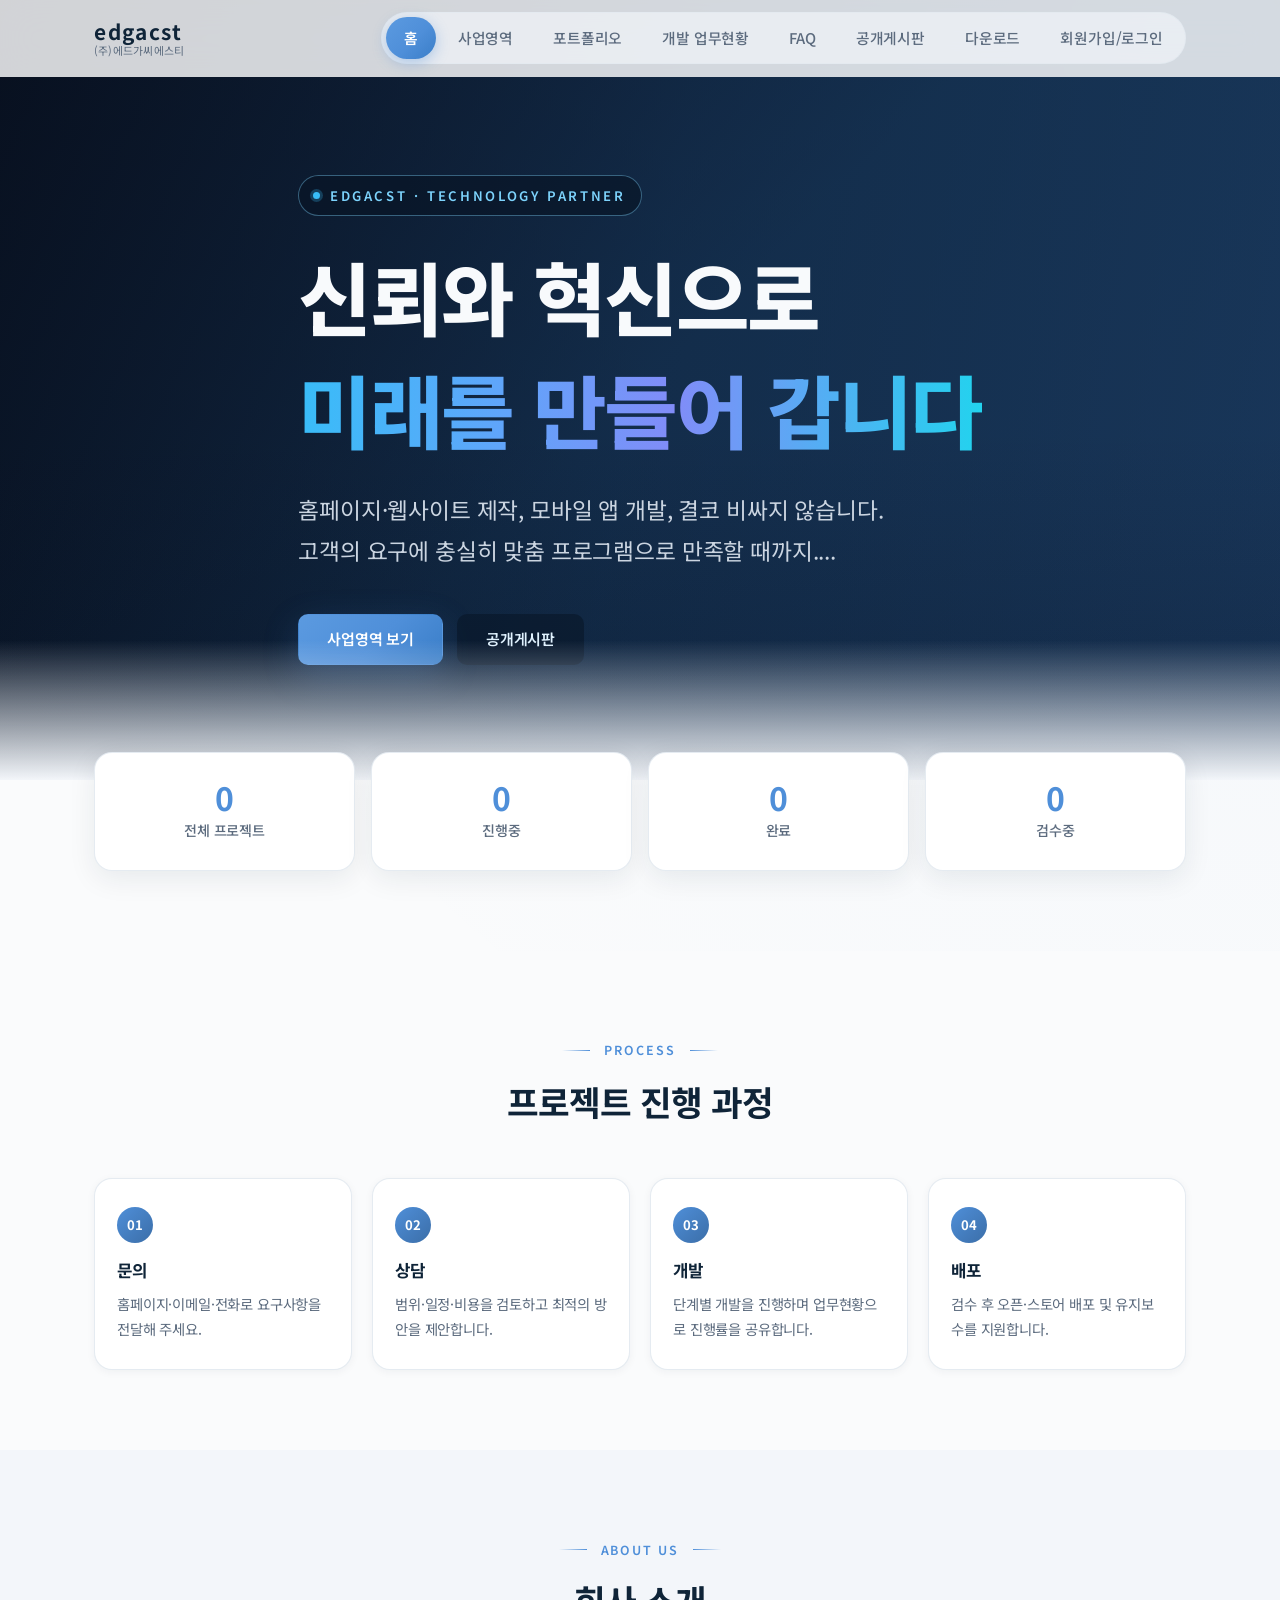
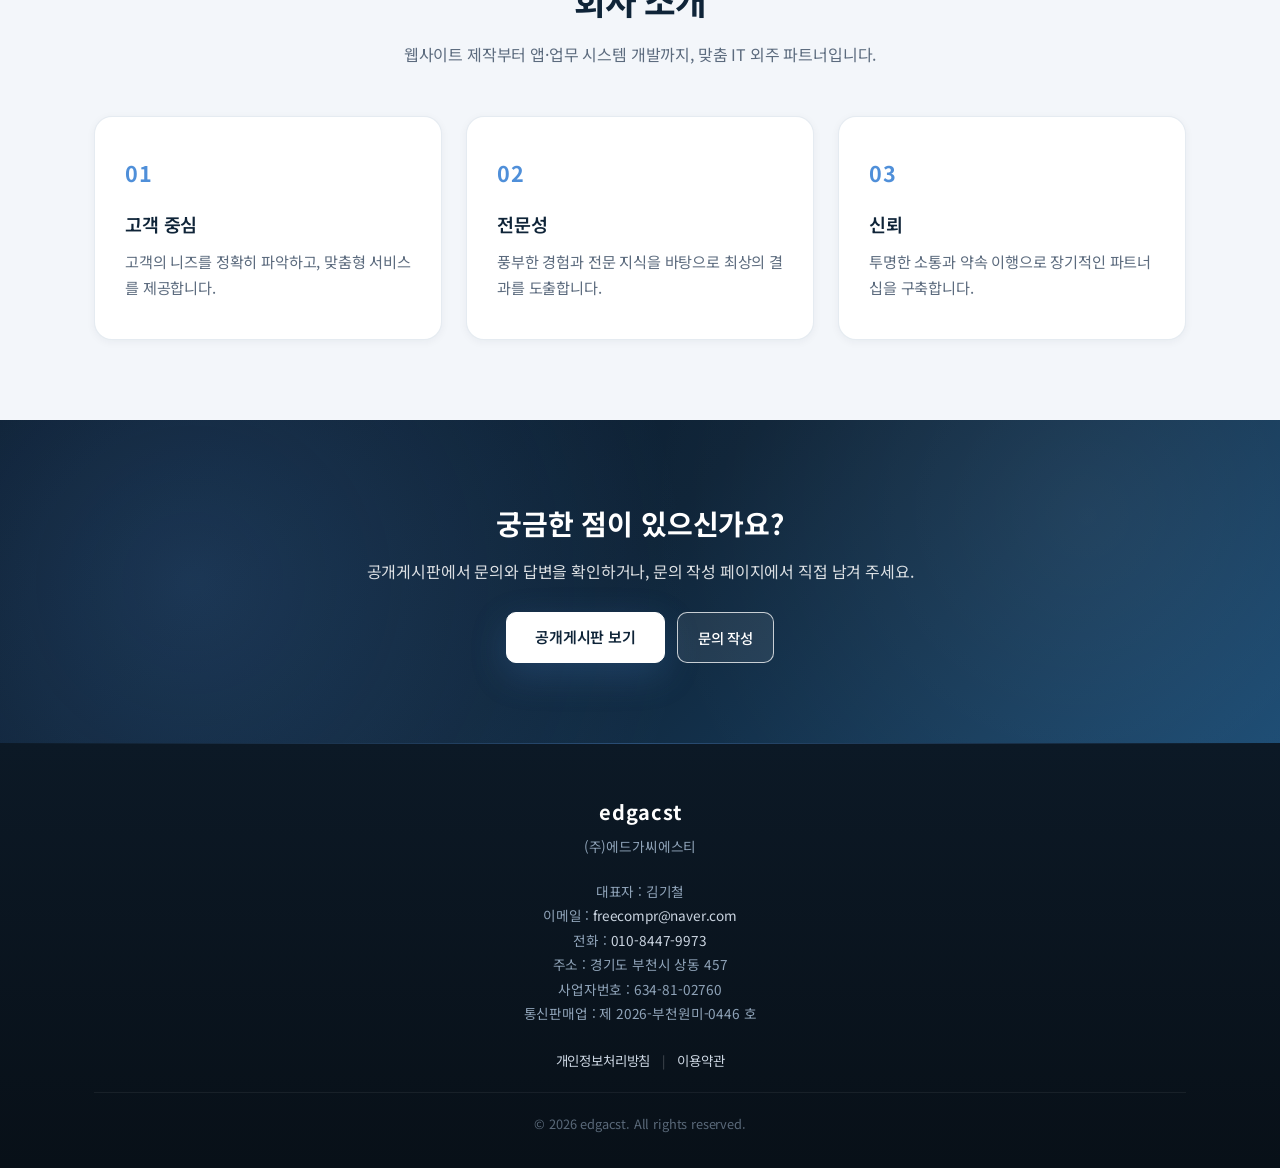
<file: index.html>
<!DOCTYPE html>
<html lang="ko">
<head>
  <meta charset="UTF-8">
  <meta http-equiv="Cache-Control" content="no-cache, no-store, must-revalidate">
  <meta http-equiv="Pragma" content="no-cache">
  <meta http-equiv="Expires" content="0">
  <meta http-equiv="Content-Security-Policy" content="upgrade-insecure-requests">
  <script src="js/https-redirect.js?v=20260714"></script>
  <script src="js/config.js?v=20261023d"></script>
  <script src="js/analytics.js?v=20260714"></script>
  <meta name="viewport" content="width=device-width, initial-scale=1.0">
  <meta name="description" content=" (주)에드가씨에스티 edgacst — 홈페이지·웹사이트 제작, 반응형 웹 개발, 모바일 앱 개발, 맞춤 프로그램·API 연동·IT 외주. 견적 문의 환영.">
  <meta name="robots" content="index, follow">
  <link rel="canonical" href="https://edgcst.com/">
  <meta property="og:type" content="website">
  <meta property="og:locale" content="ko_KR">
  <meta property="og:site_name" content="edgacst">
  <meta property="og:title" content="홈페이지·웹사이트·앱 개발 | (주)에드가씨에스티 edgacst">
  <meta property="og:description" content="부천 기반 IT 개발사. 홈페이지 제작, 웹·앱 개발, 맞춤 시스템·API 연동 전문.">
  <meta property="og:url" content="https://edgcst.com/">
  <meta name="google-site-verification" content="JGMlNTP22d89Sy_mz5Pv5wzQ-OMH0wQjVLE">
  <meta name="naver-site-verification" content="b1bb0605aafb649b9c2293b9166dddd93db2fc34">
  <title>홈페이지·웹사이트·앱 개발 | (주)에드가씨에스티 edgacst</title>
  <link rel="stylesheet" href="css/style.css?v=20261023a">
  <link rel="preconnect" href="https://fonts.googleapis.com">
  <link rel="preconnect" href="https://fonts.gstatic.com" crossorigin>
  <link href="https://fonts.googleapis.com/css2?family=Noto+Sans+KR:wght@300;400;500;600;700&display=swap" rel="stylesheet">
  <script type="application/ld+json">
  {
    "@context": "https://schema.org",
    "@type": "ProfessionalService",
    "name": "(주)에드가씨에스티",
    "alternateName": "김기철",
    "url": "https://edgcst.com",
    "email": "freecompr@naver.com",
    "telephone": "+82-10-8447-9973",
    "address": {
      "@type": "PostalAddress",
      "addressLocality": "부천시",
      "addressRegion": "경기도",
      "streetAddress": "상동 457",
      "addressCountry": "KR"
    },
    "description": "홈페이지·웹사이트 제작, 모바일 앱 개발, 맞춤 프로그램·API 연동 IT 개발 외주",
    "areaServed": "KR",
    "knowsAbout": ["홈페이지 제작", "웹사이트 개발", "모바일 앱 개발", "API 연동", "업무 시스템 개발"]
  }
  </script>
</head>
<body data-page="home">
  <header class="header">
    <div class="container header-inner">
      <a href="index.html" class="logo">
        <span class="logo-en">edgacst</span>
        <span class="logo-ko">(주)에드가씨에스티</span>
      </a>
      <nav class="nav">
        <a href="index.html" class="nav-link active">홈</a>
        <a href="business.html" class="nav-link">사업영역</a>
        <a href="portfolio.html" class="nav-link">포트폴리오</a>
        <a href="status.html" class="nav-link">개발 업무현황</a>
        <a href="faq.html" class="nav-link">FAQ</a>
        <a href="board.html" class="nav-link">공개게시판</a>
        <a href="download.html" class="nav-link">다운로드</a>
        <a href="members.html" class="nav-link">회원가입/로그인</a>
      </nav>
      <button class="menu-toggle" aria-label="메뉴 열기">
        <span></span>
        <span></span>
        <span></span>
      </button>
    </div>
  </header>

  <main>
    <section class="hero">
      <div class="hero-bg" aria-hidden="true">
        <video class="hero-video" autoplay muted loop playsinline preload="auto">
          <source src="videos/hero.mp4?v=20260609" type="video/mp4">
        </video>
        <div class="hero-overlay"></div>
        <div class="hero-glow"></div>
      </div>
      <div class="container hero-content">
        <p class="hero-label hero-reveal" style="--hero-i:0">edgacst · Technology Partner</p>
        <h1 class="hero-title">
          <span class="hero-title-line hero-reveal" style="--hero-i:1">신뢰와 혁신으로</span>
          <span class="hero-title-accent-wrap hero-reveal" style="--hero-i:2">
            <span class="hero-title-accent">미래를 만들어 갑니다</span>
          </span>
        </h1>
        <p class="hero-desc hero-reveal" style="--hero-i:3">
          <span class="hero-desc-line hero-desc-line-primary">홈페이지·웹사이트 제작, 모바일 앱 개발, 결코 비싸지 않습니다.</span>
          <span class="hero-desc-line">고객의 요구에 충실히 맞춤 프로그램으로 만족할 때까지....</span>
        </p>
        <div class="hero-actions hero-reveal" style="--hero-i:4">
          <a href="business.html" class="btn btn-primary btn-hero-primary">사업영역 보기</a>
          <a href="board.html" class="btn btn-hero-outline">공개게시판</a>
        </div>
      </div>
    </section>

    <section class="section home-stats" id="homeStats">
      <div class="container">
        <div class="home-stats-grid">
          <div class="home-stat-card">
            <span class="home-stat-num" id="homeStatTotal">-</span>
            <span class="home-stat-label">전체 프로젝트</span>
          </div>
          <div class="home-stat-card">
            <span class="home-stat-num" id="homeStatProgress">-</span>
            <span class="home-stat-label">진행중</span>
          </div>
          <div class="home-stat-card">
            <span class="home-stat-num" id="homeStatDone">-</span>
            <span class="home-stat-label">완료</span>
          </div>
          <div class="home-stat-card">
            <span class="home-stat-num" id="homeStatReview">-</span>
            <span class="home-stat-label">검수중</span>
          </div>
        </div>
      </div>
    </section>

    <section class="section home-process">
      <div class="container">
        <div class="section-header">
          <span class="section-label">Process</span>
          <h2 class="section-title">프로젝트 진행 과정</h2>
        </div>
        <ol class="process-steps">
          <li class="process-step">
            <span class="process-step-num">01</span>
            <h3>문의</h3>
            <p>홈페이지·이메일·전화로 요구사항을 전달해 주세요.</p>
          </li>
          <li class="process-step">
            <span class="process-step-num">02</span>
            <h3>상담</h3>
            <p>범위·일정·비용을 검토하고 최적의 방안을 제안합니다.</p>
          </li>
          <li class="process-step">
            <span class="process-step-num">03</span>
            <h3>개발</h3>
            <p>단계별 개발을 진행하며 업무현황으로 진행률을 공유합니다.</p>
          </li>
          <li class="process-step">
            <span class="process-step-num">04</span>
            <h3>배포</h3>
            <p>검수 후 오픈·스토어 배포 및 유지보수를 지원합니다.</p>
          </li>
        </ol>
      </div>
    </section>

    <section class="section about">
      <div class="container">
        <div class="section-header">
          <span class="section-label">About Us</span>
          <h2 class="section-title">회사 소개</h2>
          <p class="section-desc">웹사이트 제작부터 앱·업무 시스템 개발까지, 맞춤 IT 외주 파트너입니다.</p>
        </div>
        <div class="about-grid">
          <div class="about-card">
            <div class="about-icon">01</div>
            <h3>고객 중심</h3>
            <p>고객의 니즈를 정확히 파악하고, 맞춤형 서비스를 제공합니다.</p>
          </div>
          <div class="about-card">
            <div class="about-icon">02</div>
            <h3>전문성</h3>
            <p>풍부한 경험과 전문 지식을 바탕으로 최상의 결과를 도출합니다.</p>
          </div>
          <div class="about-card">
            <div class="about-icon">03</div>
            <h3>신뢰</h3>
            <p>투명한 소통과 약속 이행으로 장기적인 파트너십을 구축합니다.</p>
          </div>
        </div>
      </div>
    </section>

    <section class="section home-portfolio hidden" id="homePortfolio">
      <div class="container">
        <div class="home-portfolio-header">
          <div class="section-header">
            <span class="section-label">Portfolio</span>
            <h2 class="section-title">주요 프로젝트</h2>
          </div>
          <a href="portfolio.html" class="btn btn-outline-dark">전체 보기</a>
        </div>
        <div class="home-portfolio-grid" id="homePortfolioGrid"></div>
      </div>
    </section>

    <section class="section cta">
      <div class="container cta-inner">
        <h2>궁금한 점이 있으신가요?</h2>
        <p>공개게시판에서 문의와 답변을 확인하거나, 문의 작성 페이지에서 직접 남겨 주세요.</p>
        <div class="cta-actions">
          <a href="board.html" class="btn btn-primary">공개게시판 보기</a>
          <a href="inquiry.html" class="btn btn-outline-dark">문의 작성</a>
        </div>
      </div>
    </section>
  </main>

  <footer class="footer">
    <div class="container footer-inner">
      <div class="footer-brand">
        <span class="footer-logo">edgacst</span>
        <span class="footer-company">(주)에드가씨에스티</span>
      </div>
      <div class="footer-info">
        <p>대표자 : 김기철</p>
        <p>이메일 : <a href="mailto:freecompr@naver.com">freecompr@naver.com</a></p>
        <p>전화 : <a href="tel:01084479973">010-8447-9973</a></p>
        <p>주소 : 경기도 부천시 상동 457</p>
        <p>사업자번호 : 634-81-02760</p>
        <p>통신판매업 : 제 2026-부천원미-0446 호</p>
      </div>
      <nav class="footer-legal" aria-label="법적 고지">
        <a href="privacy.html">개인정보처리방침</a>
        <span class="footer-legal-divider" aria-hidden="true">|</span>
        <a href="terms.html">이용약관</a>
      </nav>
      <p class="footer-copy">&copy; 2026 edgacst. All rights reserved.</p>
    </div>
  </footer>

  <script src="js/main.js?v=20261023a"></script>
  <script src="js/member-auth.js?v=20261023a"></script>
</body>
</html>
</file>
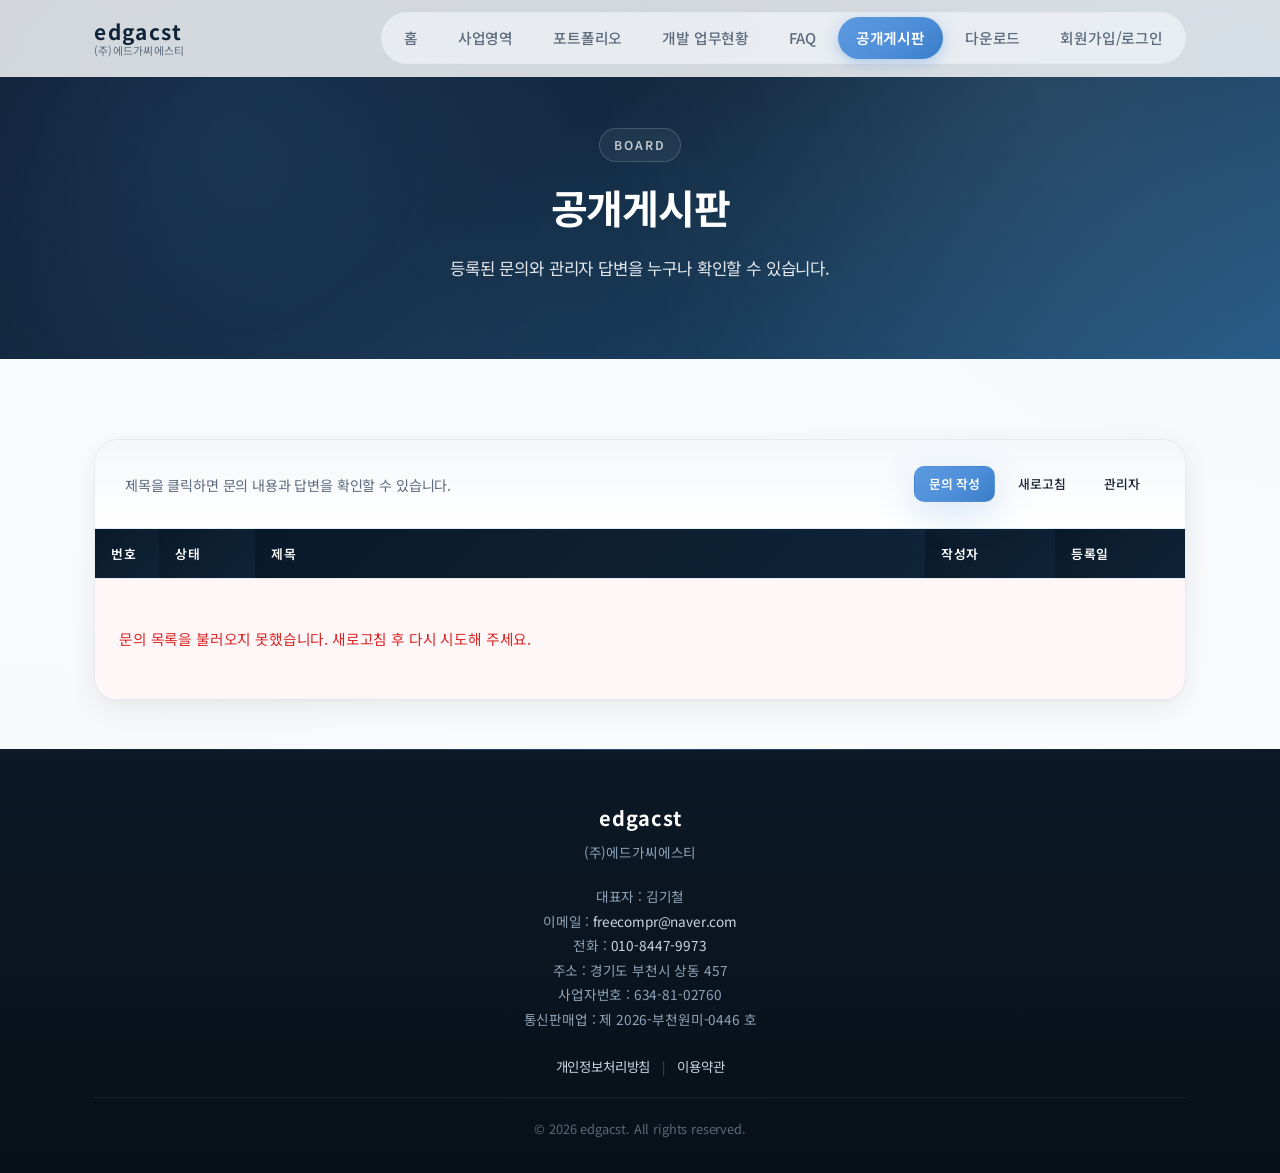
<file: board.html>
<!DOCTYPE html>
<html lang="ko">
<head>
  <meta charset="UTF-8">
  <meta http-equiv="Cache-Control" content="no-cache, no-store, must-revalidate">
  <meta http-equiv="Pragma" content="no-cache">
  <meta http-equiv="Expires" content="0">
  <meta http-equiv="Content-Security-Policy" content="upgrade-insecure-requests">
  <script src="js/https-redirect.js?v=20260714"></script>
  <script src="js/config.js?v=20261023d"></script>
  <script src="js/analytics.js?v=20260714"></script>
  <meta name="viewport" content="width=device-width, initial-scale=1.0">
  <meta name="description" content="edgacst 홈페이지·앱 개발 문의와 답변 공개게시판. 견적·상담 내역을 확인할 수 있습니다.">
  <meta name="robots" content="index, follow">
  <link rel="canonical" href="https://edgcst.com/board.html">
  <meta property="og:type" content="website">
  <meta property="og:locale" content="ko_KR">
  <meta property="og:site_name" content="edgacst">
  <meta property="og:title" content="개발 문의 공개게시판 | edgacst">
  <meta property="og:description" content="웹사이트·앱 개발 문의와 관리자 답변 게시판.">
  <meta property="og:url" content="https://edgcst.com/board.html">
  <title>개발 문의 공개게시판 | edgacst</title>
  <link rel="preconnect" href="https://script.google.com">
  <link rel="dns-prefetch" href="https://script.google.com">
  <link rel="stylesheet" href="css/style.css?v=20261023a">
  <link rel="preconnect" href="https://fonts.googleapis.com">
  <link rel="preconnect" href="https://fonts.gstatic.com" crossorigin>
  <link href="https://fonts.googleapis.com/css2?family=Noto+Sans+KR:wght@300;400;500;600;700&display=swap" rel="stylesheet">
</head>
<body data-page="board">
  <header class="header">
    <div class="container header-inner">
      <a href="index.html" class="logo">
        <span class="logo-en">edgacst</span>
        <span class="logo-ko">(주)에드가씨에스티</span>
      </a>
      <nav class="nav">
        <a href="index.html" class="nav-link">홈</a>
        <a href="business.html" class="nav-link">사업영역</a>
        <a href="portfolio.html" class="nav-link">포트폴리오</a>
        <a href="status.html" class="nav-link">개발 업무현황</a>
        <a href="faq.html" class="nav-link">FAQ</a>
        <a href="board.html" class="nav-link active">공개게시판</a>
        <a href="download.html" class="nav-link">다운로드</a>
        <a href="members.html" class="nav-link">회원가입/로그인</a>
      </nav>
      <button class="menu-toggle" aria-label="메뉴 열기">
        <span></span>
        <span></span>
        <span></span>
      </button>
    </div>
  </header>

  <main>
    <section class="page-hero">
      <div class="container">
        <span class="page-label">Board</span>
        <h1 class="page-title">공개게시판</h1>
        <p class="page-desc">등록된 문의와 관리자 답변을 누구나 확인할 수 있습니다.</p>
      </div>
    </section>

    <section class="section inquiry-board">
      <div class="container">
        <div class="inquiry-list" id="inquiryListSection">
          <div class="board-panel">
            <div class="board-panel-top">
              <div class="board-panel-info">
                <div class="board-stats" id="boardStats"></div>
                <p class="board-panel-desc">제목을 클릭하면 문의 내용과 답변을 확인할 수 있습니다.</p>
              </div>
              <div class="board-panel-actions">
                <a href="inquiry.html" class="btn btn-primary btn-sm">문의 작성</a>
                <button type="button" class="btn btn-outline-dark btn-sm" id="inquiryRefreshBtn">새로고침</button>
                <button type="button" class="btn btn-outline-dark btn-sm" id="inquiryAdminLoginBtn">관리자</button>
                <button type="button" class="btn btn-outline-dark btn-sm hidden" id="inquiryLogoutBtn">로그아웃</button>
              </div>
            </div>
            <p class="inquiry-admin-banner hidden" id="inquiryAdminBanner">관리자 모드 — 연락처 확인, 답변 작성, 삭제가 가능합니다.</p>
            <div class="board-table-wrap">
              <table class="board-table">
                <thead>
                  <tr>
                    <th class="board-th-num">번호</th>
                    <th class="board-th-status">상태</th>
                    <th class="board-th-subject">제목</th>
                    <th class="board-th-author">작성자</th>
                    <th class="board-th-date">등록일</th>
                  </tr>
                </thead>
                <tbody id="inquiryListContainer"></tbody>
              </table>
            </div>
          </div>
        </div>
      </div>
    </section>
  </main>

  <div class="modal hidden" id="loginModal">
    <div class="modal-backdrop" id="loginModalBackdrop"></div>
    <div class="modal-content">
      <h2 class="modal-title">관리자 로그인</h2>
      <form id="loginForm">
        <div class="form-group">
          <label for="adminPassword">비밀번호</label>
          <input type="password" id="adminPassword" required autocomplete="current-password" placeholder="관리자 비밀번호">
        </div>
        <div class="modal-actions">
          <button type="button" class="btn btn-outline-dark" id="loginCancelBtn">취소</button>
          <button type="submit" class="btn btn-primary">로그인</button>
        </div>
      </form>
    </div>
  </div>

  <footer class="footer">
    <div class="container footer-inner">
      <div class="footer-brand">
        <span class="footer-logo">edgacst</span>
        <span class="footer-company">(주)에드가씨에스티</span>
      </div>
      <div class="footer-info">
        <p>대표자 : 김기철</p>
        <p>이메일 : <a href="mailto:freecompr@naver.com">freecompr@naver.com</a></p>
        <p>전화 : <a href="tel:01084479973">010-8447-9973</a></p>
        <p>주소 : 경기도 부천시 상동 457</p>
        <p>사업자번호 : 634-81-02760</p>
        <p>통신판매업 : 제 2026-부천원미-0446 호</p>
      </div>
      <button type="button" class="footer-admin-btn hidden" id="inquiryAdminBtn">문의 확인</button>
      <nav class="footer-legal" aria-label="법적 고지">
        <a href="privacy.html">개인정보처리방침</a>
        <span class="footer-legal-divider" aria-hidden="true">|</span>
        <a href="terms.html">이용약관</a>
      </nav>
      <p class="footer-copy">&copy; 2026 edgacst. All rights reserved.</p>
    </div>
  </footer>

  <script src="js/main.js?v=20261024b"></script>
  <script src="js/member-auth.js?v=20261023a"></script>
</body>
</html>
</file>
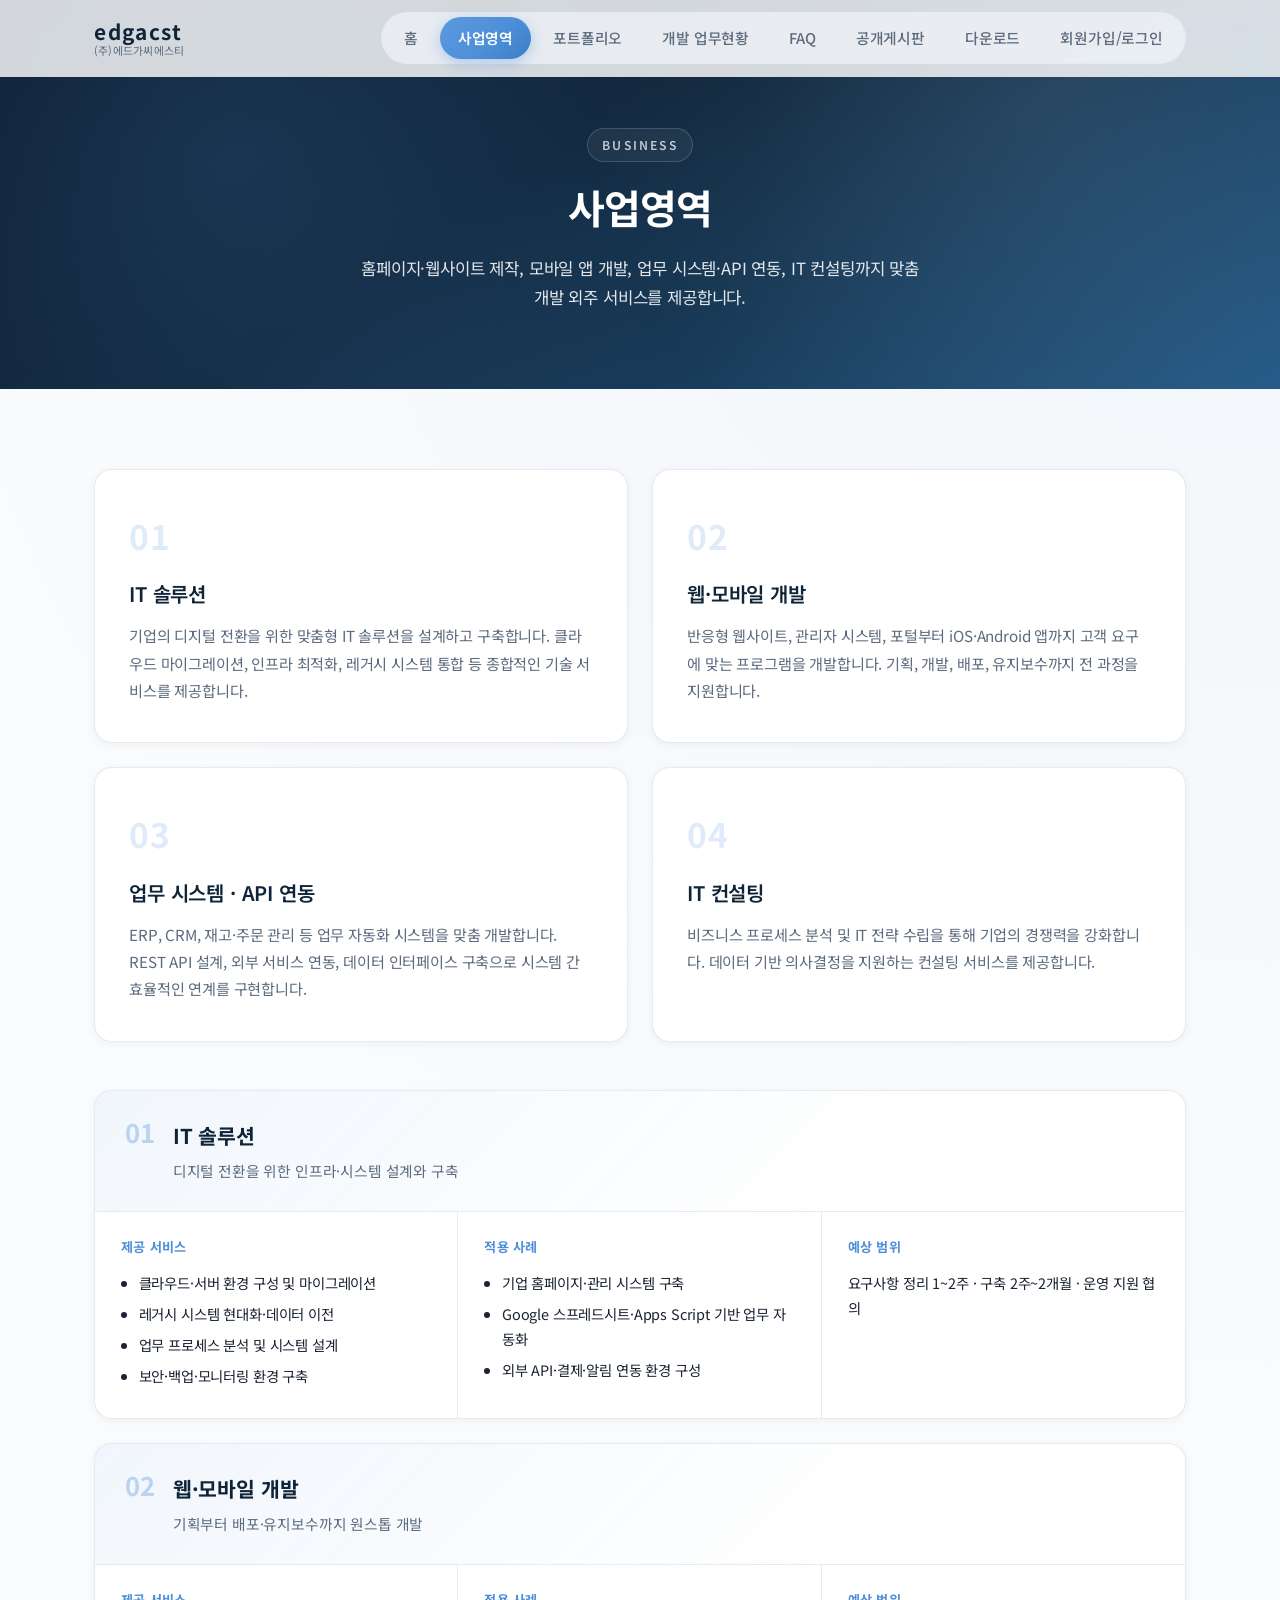
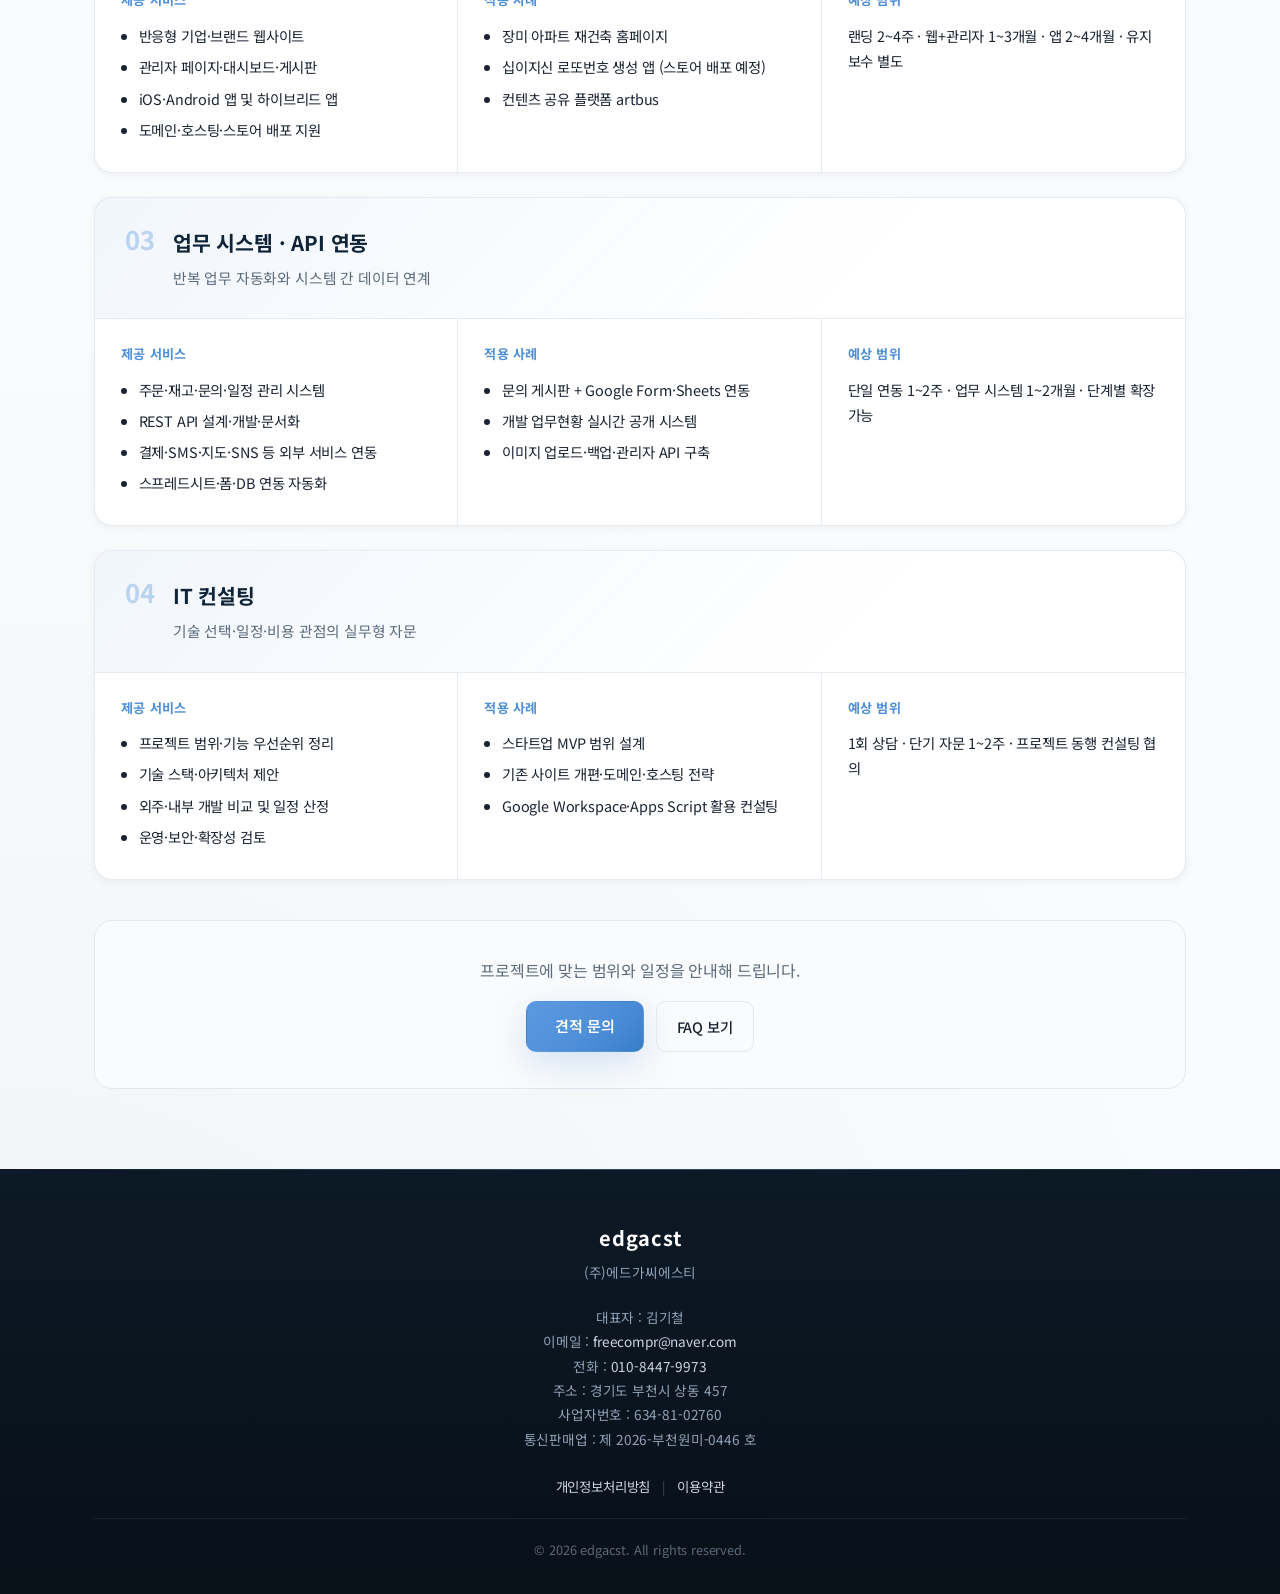
<file: business.html>
<!DOCTYPE html>
<html lang="ko">
<head>
  <meta charset="UTF-8">
  <meta http-equiv="Cache-Control" content="no-cache, no-store, must-revalidate">
  <meta http-equiv="Pragma" content="no-cache">
  <meta http-equiv="Expires" content="0">
  <meta http-equiv="Content-Security-Policy" content="upgrade-insecure-requests">
  <script src="js/https-redirect.js?v=20260714"></script>
  <script src="js/config.js?v=20261023d"></script>
  <script src="js/analytics.js?v=20260714"></script>
  <meta name="viewport" content="width=device-width, initial-scale=1.0">
  <meta name="description" content="홈페이지·웹사이트 제작, 반응형 웹 개발, iOS·Android 앱 개발, 업무 시스템·API 연동, IT 컨설팅. 부천 edgacst 맞춤 개발 외주.">
  <meta name="robots" content="index, follow">
  <link rel="canonical" href="https://edgcst.com/business.html">
  <meta property="og:type" content="website">
  <meta property="og:locale" content="ko_KR">
  <meta property="og:site_name" content="edgacst">
  <meta property="og:title" content="홈페이지·앱·시스템 개발 사업영역 | edgacst">
  <meta property="og:description" content="웹사이트 제작, 모바일 앱 개발, 업무 자동화·API 연동, IT 컨설팅 서비스 안내.">
  <meta property="og:url" content="https://edgcst.com/business.html">
  <title>홈페이지·앱·시스템 개발 사업영역 | edgacst</title>
  <link rel="stylesheet" href="css/style.css?v=20261023a">
  <link rel="preconnect" href="https://fonts.googleapis.com">
  <link rel="preconnect" href="https://fonts.gstatic.com" crossorigin>
  <link href="https://fonts.googleapis.com/css2?family=Noto+Sans+KR:wght@300;400;500;600;700&display=swap" rel="stylesheet">
</head>
<body data-page="business">
  <header class="header">
    <div class="container header-inner">
      <a href="index.html" class="logo">
        <span class="logo-en">edgacst</span>
        <span class="logo-ko">(주)에드가씨에스티</span>
      </a>
      <nav class="nav">
        <a href="index.html" class="nav-link">홈</a>
        <a href="business.html" class="nav-link active">사업영역</a>
        <a href="portfolio.html" class="nav-link">포트폴리오</a>
        <a href="status.html" class="nav-link">개발 업무현황</a>
        <a href="faq.html" class="nav-link">FAQ</a>
        <a href="board.html" class="nav-link">공개게시판</a>
        <a href="download.html" class="nav-link">다운로드</a>
        <a href="members.html" class="nav-link">회원가입/로그인</a>
      </nav>
      <button class="menu-toggle" aria-label="메뉴 열기">
        <span></span>
        <span></span>
        <span></span>
      </button>
    </div>
  </header>

  <main>
    <section class="page-hero">
      <div class="container">
        <span class="page-label">Business</span>
        <h1 class="page-title">사업영역</h1>
        <p class="page-desc">홈페이지·웹사이트 제작, 모바일 앱 개발, 업무 시스템·API 연동, IT 컨설팅까지 맞춤 개발 외주 서비스를 제공합니다.</p>
      </div>
    </section>

    <section class="section business">
      <div class="container">
        <div class="business-grid">
          <article class="business-card">
            <div class="business-number">01</div>
            <h3>IT 솔루션</h3>
            <p>기업의 디지털 전환을 위한 맞춤형 IT 솔루션을 설계하고 구축합니다. 클라우드 마이그레이션, 인프라 최적화, 레거시 시스템 통합 등 종합적인 기술 서비스를 제공합니다.</p>
          </article>
          <article class="business-card">
            <div class="business-number">02</div>
            <h3>웹·모바일 개발</h3>
            <p>반응형 웹사이트, 관리자 시스템, 포털부터 iOS·Android 앱까지 고객 요구에 맞는 프로그램을 개발합니다. 기획, 개발, 배포, 유지보수까지 전 과정을 지원합니다.</p>
          </article>
          <article class="business-card">
            <div class="business-number">03</div>
            <h3>업무 시스템 · API 연동</h3>
            <p>ERP, CRM, 재고·주문 관리 등 업무 자동화 시스템을 맞춤 개발합니다. REST API 설계, 외부 서비스 연동, 데이터 인터페이스 구축으로 시스템 간 효율적인 연계를 구현합니다.</p>
          </article>
          <article class="business-card">
            <div class="business-number">04</div>
            <h3>IT 컨설팅</h3>
            <p>비즈니스 프로세스 분석 및 IT 전략 수립을 통해 기업의 경쟁력을 강화합니다. 데이터 기반 의사결정을 지원하는 컨설팅 서비스를 제공합니다.</p>
          </article>
        </div>

        <div class="business-detail-list">
          <article class="business-detail" id="business-01">
            <div class="business-detail-header">
              <span class="business-detail-num">01</span>
              <div>
                <h2>IT 솔루션</h2>
                <p>디지털 전환을 위한 인프라·시스템 설계와 구축</p>
              </div>
            </div>
            <div class="business-detail-body">
              <div class="business-detail-block">
                <h3>제공 서비스</h3>
                <ul>
                  <li>클라우드·서버 환경 구성 및 마이그레이션</li>
                  <li>레거시 시스템 현대화·데이터 이전</li>
                  <li>업무 프로세스 분석 및 시스템 설계</li>
                  <li>보안·백업·모니터링 환경 구축</li>
                </ul>
              </div>
              <div class="business-detail-block">
                <h3>적용 사례</h3>
                <ul>
                  <li>기업 홈페이지·관리 시스템 구축</li>
                  <li>Google 스프레드시트·Apps Script 기반 업무 자동화</li>
                  <li>외부 API·결제·알림 연동 환경 구성</li>
                </ul>
              </div>
              <div class="business-detail-block">
                <h3>예상 범위</h3>
                <p>요구사항 정리 1~2주 · 구축 2주~2개월 · 운영 지원 협의</p>
              </div>
            </div>
          </article>

          <article class="business-detail" id="business-02">
            <div class="business-detail-header">
              <span class="business-detail-num">02</span>
              <div>
                <h2>웹·모바일 개발</h2>
                <p>기획부터 배포·유지보수까지 원스톱 개발</p>
              </div>
            </div>
            <div class="business-detail-body">
              <div class="business-detail-block">
                <h3>제공 서비스</h3>
                <ul>
                  <li>반응형 기업·브랜드 웹사이트</li>
                  <li>관리자 페이지·대시보드·게시판</li>
                  <li>iOS·Android 앱 및 하이브리드 앱</li>
                  <li>도메인·호스팅·스토어 배포 지원</li>
                </ul>
              </div>
              <div class="business-detail-block">
                <h3>적용 사례</h3>
                <ul>
                  <li>장미 아파트 재건축 홈페이지</li>
                  <li>십이지신 로또번호 생성 앱 (스토어 배포 예정)</li>
                  <li>컨텐츠 공유 플랫폼 artbus</li>
                </ul>
              </div>
              <div class="business-detail-block">
                <h3>예상 범위</h3>
                <p>랜딩 2~4주 · 웹+관리자 1~3개월 · 앱 2~4개월 · 유지보수 별도</p>
              </div>
            </div>
          </article>

          <article class="business-detail" id="business-03">
            <div class="business-detail-header">
              <span class="business-detail-num">03</span>
              <div>
                <h2>업무 시스템 · API 연동</h2>
                <p>반복 업무 자동화와 시스템 간 데이터 연계</p>
              </div>
            </div>
            <div class="business-detail-body">
              <div class="business-detail-block">
                <h3>제공 서비스</h3>
                <ul>
                  <li>주문·재고·문의·일정 관리 시스템</li>
                  <li>REST API 설계·개발·문서화</li>
                  <li>결제·SMS·지도·SNS 등 외부 서비스 연동</li>
                  <li>스프레드시트·폼·DB 연동 자동화</li>
                </ul>
              </div>
              <div class="business-detail-block">
                <h3>적용 사례</h3>
                <ul>
                  <li>문의 게시판 + Google Form·Sheets 연동</li>
                  <li>개발 업무현황 실시간 공개 시스템</li>
                  <li>이미지 업로드·백업·관리자 API 구축</li>
                </ul>
              </div>
              <div class="business-detail-block">
                <h3>예상 범위</h3>
                <p>단일 연동 1~2주 · 업무 시스템 1~2개월 · 단계별 확장 가능</p>
              </div>
            </div>
          </article>

          <article class="business-detail" id="business-04">
            <div class="business-detail-header">
              <span class="business-detail-num">04</span>
              <div>
                <h2>IT 컨설팅</h2>
                <p>기술 선택·일정·비용 관점의 실무형 자문</p>
              </div>
            </div>
            <div class="business-detail-body">
              <div class="business-detail-block">
                <h3>제공 서비스</h3>
                <ul>
                  <li>프로젝트 범위·기능 우선순위 정리</li>
                  <li>기술 스택·아키텍처 제안</li>
                  <li>외주·내부 개발 비교 및 일정 산정</li>
                  <li>운영·보안·확장성 검토</li>
                </ul>
              </div>
              <div class="business-detail-block">
                <h3>적용 사례</h3>
                <ul>
                  <li>스타트업 MVP 범위 설계</li>
                  <li>기존 사이트 개편·도메인·호스팅 전략</li>
                  <li>Google Workspace·Apps Script 활용 컨설팅</li>
                </ul>
              </div>
              <div class="business-detail-block">
                <h3>예상 범위</h3>
                <p>1회 상담 · 단기 자문 1~2주 · 프로젝트 동행 컨설팅 협의</p>
              </div>
            </div>
          </article>
        </div>

        <div class="business-bottom-cta">
          <p>프로젝트에 맞는 범위와 일정을 안내해 드립니다.</p>
          <div class="cta-actions">
            <a href="inquiry.html" class="btn btn-primary">견적 문의</a>
            <a href="faq.html" class="btn btn-outline-dark">FAQ 보기</a>
          </div>
        </div>
      </div>
    </section>
  </main>

  <footer class="footer">
    <div class="container footer-inner">
      <div class="footer-brand">
        <span class="footer-logo">edgacst</span>
        <span class="footer-company">(주)에드가씨에스티</span>
      </div>
      <div class="footer-info">
        <p>대표자 : 김기철</p>
        <p>이메일 : <a href="mailto:freecompr@naver.com">freecompr@naver.com</a></p>
        <p>전화 : <a href="tel:01084479973">010-8447-9973</a></p>
        <p>주소 : 경기도 부천시 상동 457</p>
        <p>사업자번호 : 634-81-02760</p>
        <p>통신판매업 : 제 2026-부천원미-0446 호</p>
      </div>
      <nav class="footer-legal" aria-label="법적 고지">
        <a href="privacy.html">개인정보처리방침</a>
        <span class="footer-legal-divider" aria-hidden="true">|</span>
        <a href="terms.html">이용약관</a>
      </nav>
      <p class="footer-copy">&copy; 2026 edgacst. All rights reserved.</p>
    </div>
  </footer>

  <script src="js/main.js?v=20261023a"></script>
  <script src="js/member-auth.js?v=20261023a"></script>
</body>
</html>
</file>
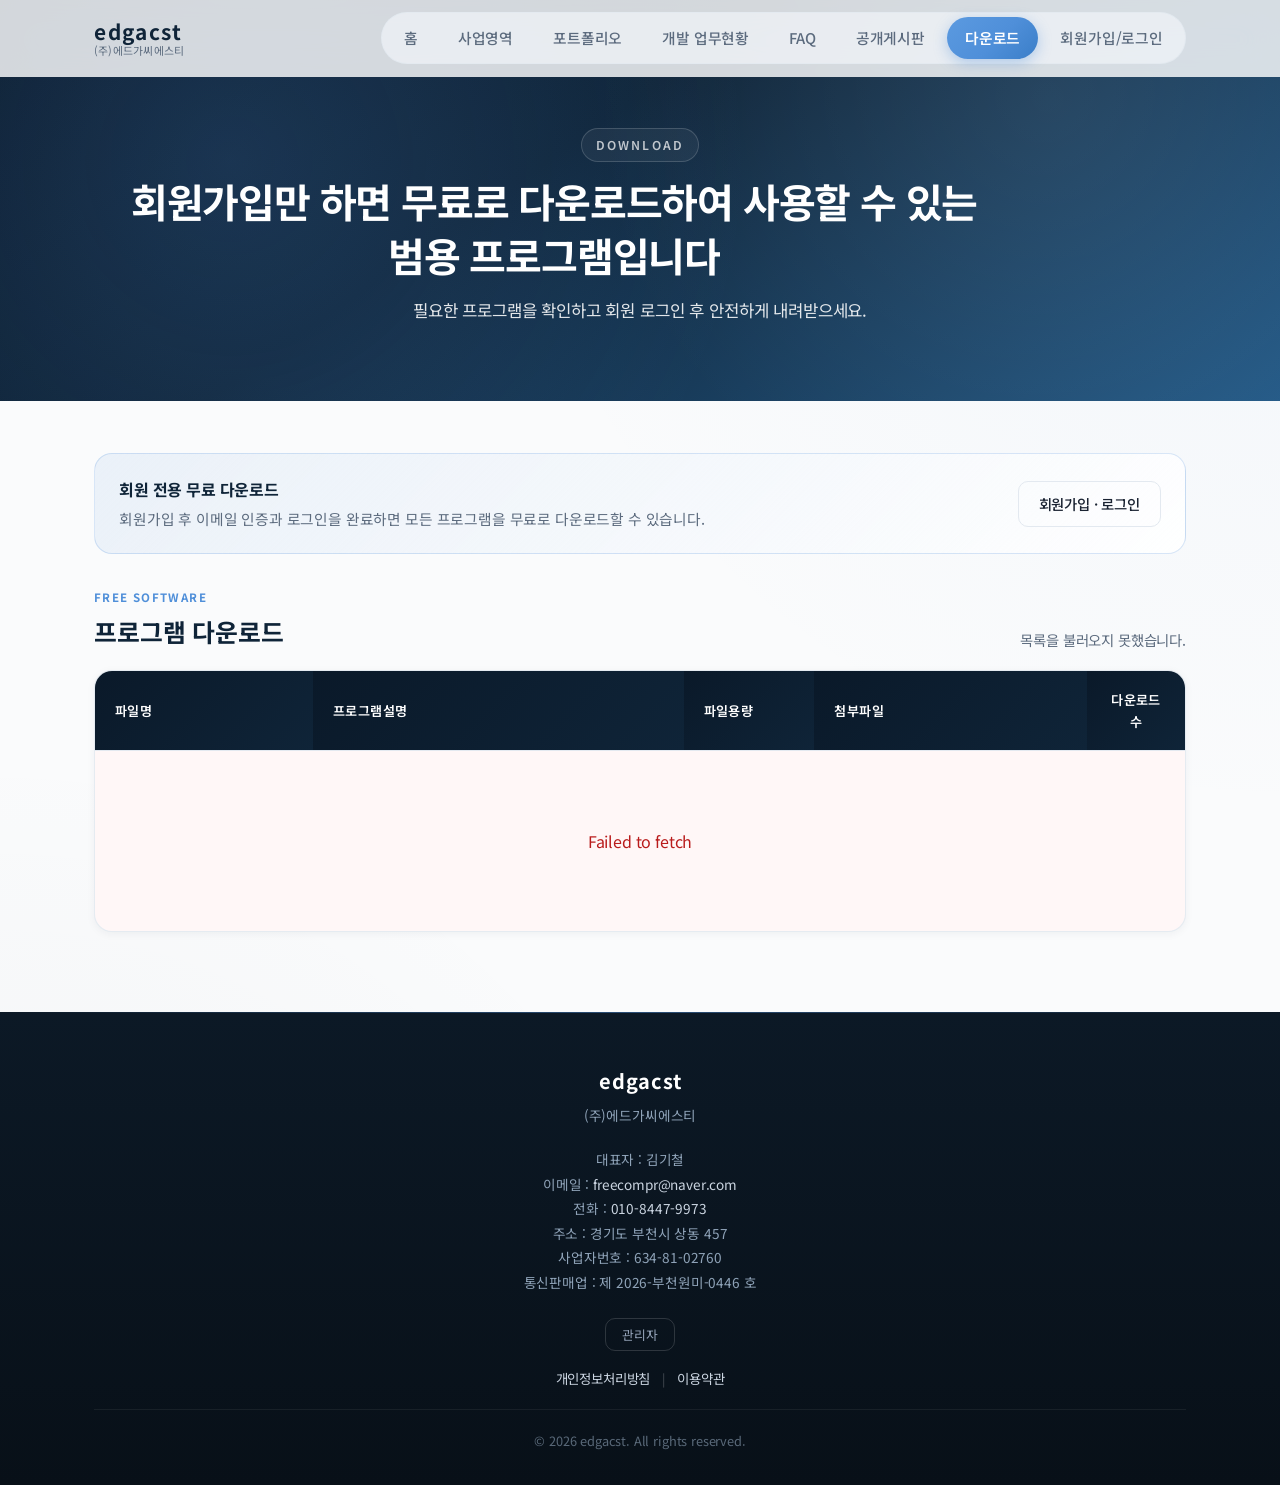
<file: download.html>
<!DOCTYPE html>
<html lang="ko">
<head>
  <meta charset="UTF-8">
  <meta http-equiv="Cache-Control" content="no-cache, no-store, must-revalidate">
  <meta http-equiv="Pragma" content="no-cache">
  <meta http-equiv="Expires" content="0">
  <meta http-equiv="Content-Security-Policy" content="upgrade-insecure-requests">
  <script src="js/https-redirect.js?v=20260714"></script>
  <script src="js/config.js?v=20261023d"></script>
  <script src="js/analytics.js?v=20260714"></script>
  <meta name="viewport" content="width=device-width, initial-scale=1.0">
  <meta name="description" content="회원가입 후 무료로 다운로드하여 사용할 수 있는 edgacst 범용 프로그램 자료실입니다.">
  <meta name="robots" content="index, follow">
  <link rel="canonical" href="https://edgcst.com/download.html">
  <meta property="og:type" content="website">
  <meta property="og:locale" content="ko_KR">
  <meta property="og:site_name" content="edgacst">
  <meta property="og:title" content="무료 프로그램 다운로드 | edgacst">
  <meta property="og:description" content="회원가입 후 무료로 사용할 수 있는 범용 프로그램을 다운로드하세요.">
  <meta property="og:url" content="https://edgcst.com/download.html">
  <title>무료 프로그램 다운로드 | edgacst</title>
  <link rel="stylesheet" href="css/style.css?v=20261024c">
  <link rel="preconnect" href="https://fonts.googleapis.com">
  <link rel="preconnect" href="https://fonts.gstatic.com" crossorigin>
  <link href="https://fonts.googleapis.com/css2?family=Noto+Sans+KR:wght@300;400;500;600;700&display=swap" rel="stylesheet">
</head>
<body data-page="download">
  <header class="header">
    <div class="container header-inner">
      <a href="index.html" class="logo">
        <span class="logo-en">edgacst</span>
        <span class="logo-ko">(주)에드가씨에스티</span>
      </a>
      <nav class="nav" aria-label="주 메뉴">
        <a href="index.html" class="nav-link">홈</a>
        <a href="business.html" class="nav-link">사업영역</a>
        <a href="portfolio.html" class="nav-link">포트폴리오</a>
        <a href="status.html" class="nav-link">개발 업무현황</a>
        <a href="faq.html" class="nav-link">FAQ</a>
        <a href="board.html" class="nav-link">공개게시판</a>
        <a href="download.html" class="nav-link active">다운로드</a>
        <a href="members.html" class="nav-link">회원가입/로그인</a>
      </nav>
      <button class="menu-toggle" aria-label="메뉴 열기">
        <span></span><span></span><span></span>
      </button>
    </div>
  </header>

  <main>
    <section class="page-hero download-hero">
      <div class="container">
        <span class="page-label">Download</span>
        <h1 class="page-title">회원가입만 하면 무료로 다운로드하여 사용할 수 있는 범용 프로그램입니다</h1>
        <p class="page-desc">필요한 프로그램을 확인하고 회원 로그인 후 안전하게 내려받으세요.</p>
      </div>
    </section>

    <section class="section download-section">
      <div class="container">
        <div class="download-member-notice" id="downloadMemberNotice" aria-live="polite">
          <div>
            <strong>회원 전용 무료 다운로드</strong>
            <p>회원가입 후 이메일 인증과 로그인을 완료하면 모든 프로그램을 무료로 다운로드할 수 있습니다.</p>
          </div>
          <a href="members.html" class="btn btn-outline-dark" id="downloadMemberLink">회원가입 · 로그인</a>
        </div>

        <div class="admin-panel download-admin-panel hidden" id="downloadAdminPanel">
          <div class="admin-panel-header">
            <div>
              <span class="download-admin-label">Administrator</span>
              <h2>프로그램 등록 · 수정</h2>
            </div>
            <button type="button" class="btn btn-outline-dark" id="downloadAdminLogoutBtn">로그아웃</button>
          </div>
          <form class="admin-form" id="downloadForm">
            <input type="hidden" id="downloadId" name="id">
            <div class="download-form-grid">
              <div class="form-group">
                <label for="downloadName">파일명 <span class="required">*</span></label>
                <input type="text" id="downloadName" name="name" maxlength="160" required placeholder="목록에 표시할 프로그램명">
              </div>
              <div class="form-group">
                <label for="downloadFile">첨부파일 <span class="required" id="downloadFileRequired">*</span></label>
                <input type="file" id="downloadFile" name="file" accept=".exe,.msi,.zip,.rar,.7z,.pdf,.doc,.docx,.xls,.xlsx,.ppt,.pptx,.hwp,.hwpx,.txt,.csv" multiple>
                <p class="form-hint" id="downloadFileHint">EXE·MSI·압축파일·문서, 파일당 200MB 이하, 최대 5개</p>
              </div>
            </div>
            <div class="form-group">
              <label for="downloadDescription">프로그램 설명 <span class="required">*</span></label>
              <textarea id="downloadDescription" name="description" rows="4" maxlength="1000" required placeholder="프로그램의 주요 기능과 사용 방법을 입력해 주세요"></textarea>
            </div>
            <div class="download-file-preview hidden" id="downloadFilePreview" aria-live="polite"></div>
            <div class="admin-form-actions">
              <button type="submit" class="btn btn-primary" id="downloadSubmitBtn">등록</button>
              <button type="button" class="btn btn-outline-dark hidden" id="downloadCancelBtn">취소</button>
            </div>
          </form>
        </div>

        <div class="download-list-head">
          <div>
            <span class="download-list-label">Free Software</span>
            <h2>프로그램 다운로드</h2>
          </div>
          <p id="downloadListCount">프로그램을 불러오는 중입니다.</p>
        </div>

        <div class="download-table-wrap">
          <table class="download-table">
            <thead>
              <tr>
                <th class="download-th-name">파일명</th>
                <th class="download-th-desc">프로그램설명</th>
                <th class="download-th-size">파일용량</th>
                <th class="download-th-file">첨부파일</th>
                <th class="download-th-count">다운로드수</th>
              </tr>
            </thead>
            <tbody id="downloadTableBody">
              <tr><td colspan="5" class="download-state-cell"><span class="board-loading-spinner"></span>목록을 불러오는 중입니다.</td></tr>
            </tbody>
          </table>
        </div>
      </div>
    </section>
  </main>

  <div class="modal hidden" id="loginModal">
    <div class="modal-backdrop" id="loginModalBackdrop"></div>
    <div class="modal-content">
      <h2 class="modal-title">관리자 로그인</h2>
      <form id="loginForm">
        <div class="form-group">
          <label for="adminPassword">비밀번호</label>
          <input type="password" id="adminPassword" required autocomplete="current-password" placeholder="관리자 비밀번호">
        </div>
        <div class="modal-actions">
          <button type="button" class="btn btn-outline-dark" id="loginCancelBtn">취소</button>
          <button type="submit" class="btn btn-primary">로그인</button>
        </div>
      </form>
    </div>
  </div>

  <footer class="footer">
    <div class="container footer-inner">
      <div class="footer-brand"><span class="footer-logo">edgacst</span><span class="footer-company">(주)에드가씨에스티</span></div>
      <div class="footer-info">
        <p>대표자 : 김기철</p>
        <p>이메일 : <a href="mailto:freecompr@naver.com">freecompr@naver.com</a></p>
        <p>전화 : <a href="tel:01084479973">010-8447-9973</a></p>
        <p>주소 : 경기도 부천시 상동 457</p>
        <p>사업자번호 : 634-81-02760</p>
        <p>통신판매업 : 제 2026-부천원미-0446 호</p>
      </div>
      <button type="button" class="footer-admin-btn" id="adminLoginBtn">관리자</button>
      <nav class="footer-legal" aria-label="법적 고지">
        <a href="privacy.html">개인정보처리방침</a><span class="footer-legal-divider" aria-hidden="true">|</span><a href="terms.html">이용약관</a>
      </nav>
      <p class="footer-copy">&copy; 2026 edgacst. All rights reserved.</p>
    </div>
  </footer>

  <script src="js/main.js?v=20261024b"></script>
  <script src="js/member-auth.js?v=20261023d"></script>
  <script src="js/download.js?v=20261024c"></script>
</body>
</html>
</file>
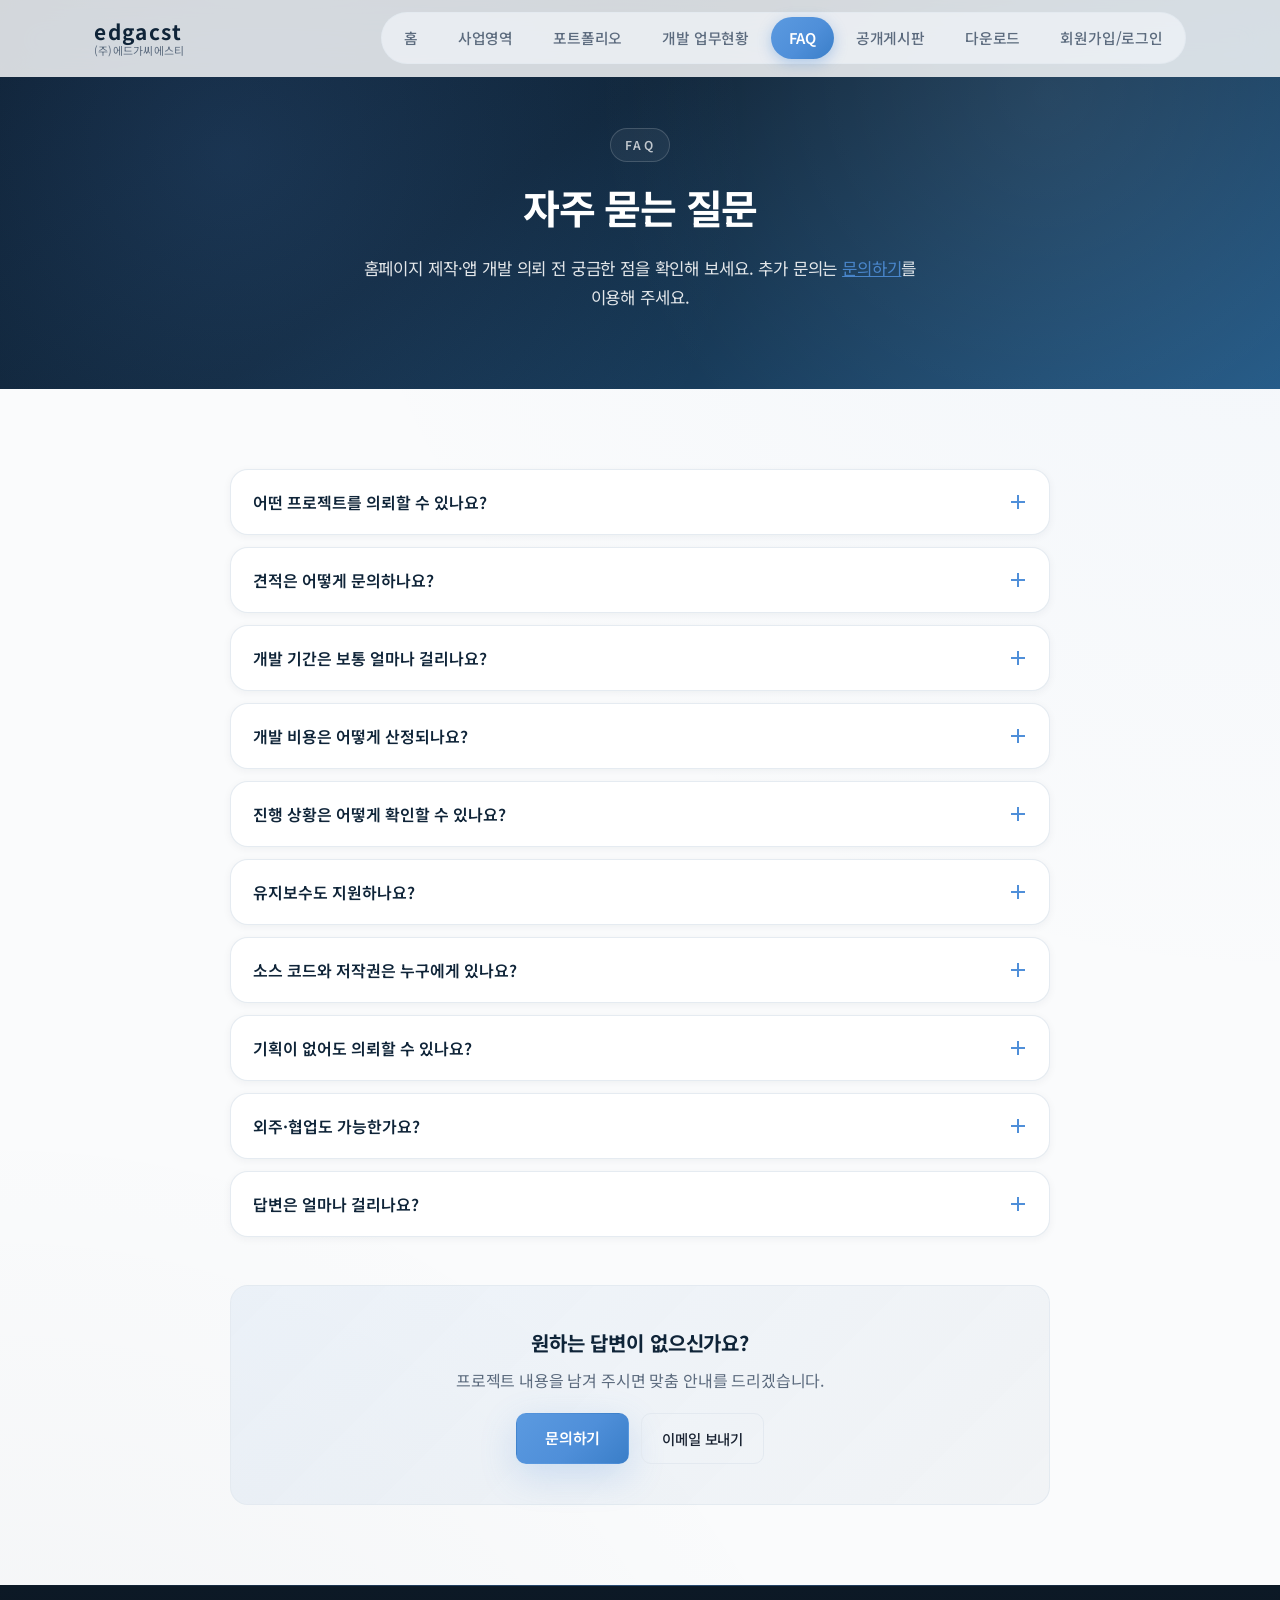
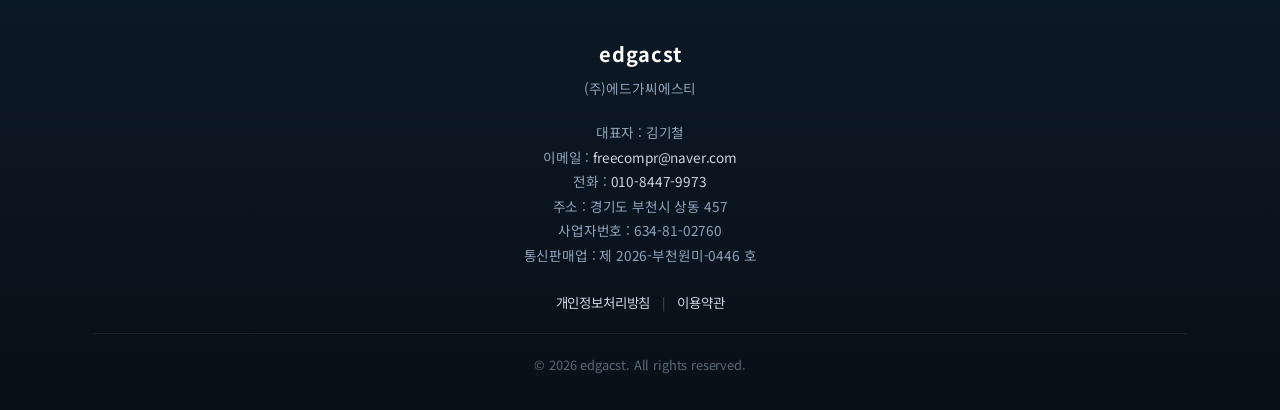
<file: faq.html>
<!DOCTYPE html>
<html lang="ko">
<head>
  <meta charset="UTF-8">
  <meta http-equiv="Cache-Control" content="no-cache, no-store, must-revalidate">
  <meta http-equiv="Pragma" content="no-cache">
  <meta http-equiv="Expires" content="0">
  <meta http-equiv="Content-Security-Policy" content="upgrade-insecure-requests">
  <script src="js/https-redirect.js?v=20260714"></script>
  <script src="js/config.js?v=20261023d"></script>
  <script src="js/analytics.js?v=20260714"></script>
  <meta name="viewport" content="width=device-width, initial-scale=1.0">
  <meta name="description" content="홈페이지·웹사이트 제작, 앱 개발 견적·기간·유지보수·소스 소유권 FAQ. edgacst 개발 외주 자주 묻는 질문.">
  <meta name="robots" content="index, follow">
  <link rel="canonical" href="https://edgcst.com/faq.html">
  <meta property="og:type" content="website">
  <meta property="og:locale" content="ko_KR">
  <meta property="og:site_name" content="edgacst">
  <meta property="og:title" content="홈페이지·앱 개발 FAQ | edgacst">
  <meta property="og:description" content="웹사이트 제작, 앱 개발 견적·기간·유지보수 FAQ.">
  <meta property="og:url" content="https://edgcst.com/faq.html">
  <title>홈페이지·앱 개발 FAQ | edgacst</title>
  <link rel="stylesheet" href="css/style.css?v=20261023a">
  <link rel="preconnect" href="https://fonts.googleapis.com">
  <link rel="preconnect" href="https://fonts.gstatic.com" crossorigin>
  <link href="https://fonts.googleapis.com/css2?family=Noto+Sans+KR:wght@300;400;500;600;700&display=swap" rel="stylesheet">
</head>
<body data-page="faq">
  <header class="header">
    <div class="container header-inner">
      <a href="index.html" class="logo">
        <span class="logo-en">edgacst</span>
        <span class="logo-ko">(주)에드가씨에스티</span>
      </a>
      <nav class="nav">
        <a href="index.html" class="nav-link">홈</a>
        <a href="business.html" class="nav-link">사업영역</a>
        <a href="portfolio.html" class="nav-link">포트폴리오</a>
        <a href="status.html" class="nav-link">개발 업무현황</a>
        <a href="faq.html" class="nav-link active">FAQ</a>
        <a href="board.html" class="nav-link">공개게시판</a>
        <a href="download.html" class="nav-link">다운로드</a>
        <a href="members.html" class="nav-link">회원가입/로그인</a>
      </nav>
      <button class="menu-toggle" aria-label="메뉴 열기">
        <span></span>
        <span></span>
        <span></span>
      </button>
    </div>
  </header>

  <main>
    <section class="page-hero">
      <div class="container">
        <span class="page-label">FAQ</span>
        <h1 class="page-title">자주 묻는 질문</h1>
        <p class="page-desc">홈페이지 제작·앱 개발 의뢰 전 궁금한 점을 확인해 보세요. 추가 문의는 <a href="inquiry.html">문의하기</a>를 이용해 주세요.</p>
      </div>
    </section>

    <section class="section faq">
      <div class="container">
        <div class="faq-list" id="faqList">
          <article class="faq-item">
            <button type="button" class="faq-question" aria-expanded="false">
              <span>어떤 프로젝트를 의뢰할 수 있나요?</span>
              <span class="faq-icon" aria-hidden="true"></span>
            </button>
            <div class="faq-answer">
              <p>반응형 웹사이트, 관리자 시스템, 모바일 앱, 업무 자동화, API 연동, 기존 시스템 개선 등 IT 개발 전반을 지원합니다. <a href="business.html">사업영역</a>과 <a href="portfolio.html">포트폴리오</a>를 참고해 주세요.</p>
            </div>
          </article>

          <article class="faq-item">
            <button type="button" class="faq-question" aria-expanded="false">
              <span>견적은 어떻게 문의하나요?</span>
              <span class="faq-icon" aria-hidden="true"></span>
            </button>
            <div class="faq-answer">
              <p><a href="inquiry.html">문의하기</a> 페이지에서 프로젝트 개요, 희망 일정, 참고 자료를 남겨 주시면 검토 후 연락드립니다. 급한 문의는 <a href="tel:01084479973">010-8447-9973</a> 또는 <a href="mailto:freecompr@naver.com">freecompr@naver.com</a>으로 연락해 주세요.</p>
            </div>
          </article>

          <article class="faq-item">
            <button type="button" class="faq-question" aria-expanded="false">
              <span>개발 기간은 보통 얼마나 걸리나요?</span>
              <span class="faq-icon" aria-hidden="true"></span>
            </button>
            <div class="faq-answer">
              <p>규모에 따라 다릅니다. 랜딩·소규모 웹은 2~4주, 관리자·업무 시스템은 1~3개월, 앱·플랫폼은 3개월 이상이 일반적입니다. 초기 상담 후 일정과 단계를 제안드립니다.</p>
            </div>
          </article>

          <article class="faq-item">
            <button type="button" class="faq-question" aria-expanded="false">
              <span>개발 비용은 어떻게 산정되나요?</span>
              <span class="faq-icon" aria-hidden="true"></span>
            </button>
            <div class="faq-answer">
              <p>기능 범위, 화면 수, 연동 대상, 유지보수 포함 여부에 따라 산정합니다. 요구사항이 명확할수록 정확한 견적이 가능하며, 단계별(MVP → 확장) 진행도 가능합니다.</p>
            </div>
          </article>

          <article class="faq-item">
            <button type="button" class="faq-question" aria-expanded="false">
              <span>진행 상황은 어떻게 확인할 수 있나요?</span>
              <span class="faq-icon" aria-hidden="true"></span>
            </button>
            <div class="faq-answer">
              <p>홈페이지 <a href="status.html">개발 업무현황</a>에서 진행률과 주요 내용을 공개합니다. 필요 시 이메일·전화·문의 게시판을 통해 별도 안내도 드립니다.</p>
            </div>
          </article>

          <article class="faq-item">
            <button type="button" class="faq-question" aria-expanded="false">
              <span>유지보수도 지원하나요?</span>
              <span class="faq-icon" aria-hidden="true"></span>
            </button>
            <div class="faq-answer">
              <p>네. 배포 이후 버그 수정, 기능 개선, 서버·도메인 관리 등 유지보수 계약이 가능합니다. 범위와 응답 시간은 프로젝트 성격에 맞게 협의합니다.</p>
            </div>
          </article>

          <article class="faq-item">
            <button type="button" class="faq-question" aria-expanded="false">
              <span>소스 코드와 저작권은 누구에게 있나요?</span>
              <span class="faq-icon" aria-hidden="true"></span>
            </button>
            <div class="faq-answer">
              <p>일반적으로 완료 대금 지급 후 결과물의 사용 권한은 의뢰하신 고객에게 귀속됩니다. 오픈소스 라이선스 사용 여부와 인수 범위는 계약 시 명확히 안내드립니다.</p>
            </div>
          </article>

          <article class="faq-item">
            <button type="button" class="faq-question" aria-expanded="false">
              <span>기획이 없어도 의뢰할 수 있나요?</span>
              <span class="faq-icon" aria-hidden="true"></span>
            </button>
            <div class="faq-answer">
              <p>가능합니다. 간단한 아이디어만 있어도 상담을 통해 화면 구성, 기능 목록, 우선순위를 함께 정리할 수 있습니다. 기획·디자인이 필요한 경우 단계별로 진행합니다.</p>
            </div>
          </article>

          <article class="faq-item">
            <button type="button" class="faq-question" aria-expanded="false">
              <span>외주·협업도 가능한가요?</span>
              <span class="faq-icon" aria-hidden="true"></span>
            </button>
            <div class="faq-answer">
              <p>프로젝트 단위 외주, 기술 파트 협업, 기존 팀 보강 등 다양한 형태로 협력 가능합니다. <a href="inquiry.html">문의하기</a>에 협업 목적을 적어 주시면 검토 후 회신드립니다.</p>
            </div>
          </article>

          <article class="faq-item">
            <button type="button" class="faq-question" aria-expanded="false">
              <span>답변은 얼마나 걸리나요?</span>
              <span class="faq-icon" aria-hidden="true"></span>
            </button>
            <div class="faq-answer">
              <p>영업일 기준 1~2일 이내 1차 회신을 원칙으로 합니다. <a href="board.html">공개게시판</a>에 등록한 문의는 답변이 게시되며, 개인 연락처는 관리자만 확인합니다.</p>
            </div>
          </article>
        </div>

        <div class="faq-cta">
          <h2>원하는 답변이 없으신가요?</h2>
          <p>프로젝트 내용을 남겨 주시면 맞춤 안내를 드리겠습니다.</p>
          <div class="cta-actions">
            <a href="inquiry.html" class="btn btn-primary">문의하기</a>
            <a href="mailto:freecompr@naver.com" class="btn btn-outline-dark">이메일 보내기</a>
          </div>
        </div>
      </div>
    </section>
  </main>

  <footer class="footer">
    <div class="container footer-inner">
      <div class="footer-brand">
        <span class="footer-logo">edgacst</span>
        <span class="footer-company">(주)에드가씨에스티</span>
      </div>
      <div class="footer-info">
        <p>대표자 : 김기철</p>
        <p>이메일 : <a href="mailto:freecompr@naver.com">freecompr@naver.com</a></p>
        <p>전화 : <a href="tel:01084479973">010-8447-9973</a></p>
        <p>주소 : 경기도 부천시 상동 457</p>
        <p>사업자번호 : 634-81-02760</p>
        <p>통신판매업 : 제 2026-부천원미-0446 호</p>
      </div>
      <nav class="footer-legal" aria-label="법적 고지">
        <a href="privacy.html">개인정보처리방침</a>
        <span class="footer-legal-divider" aria-hidden="true">|</span>
        <a href="terms.html">이용약관</a>
      </nav>
      <p class="footer-copy">&copy; 2026 edgacst. All rights reserved.</p>
    </div>
  </footer>

  <script src="js/main.js?v=20261023a"></script>
  <script src="js/member-auth.js?v=20261023a"></script>
</body>
</html>
</file>
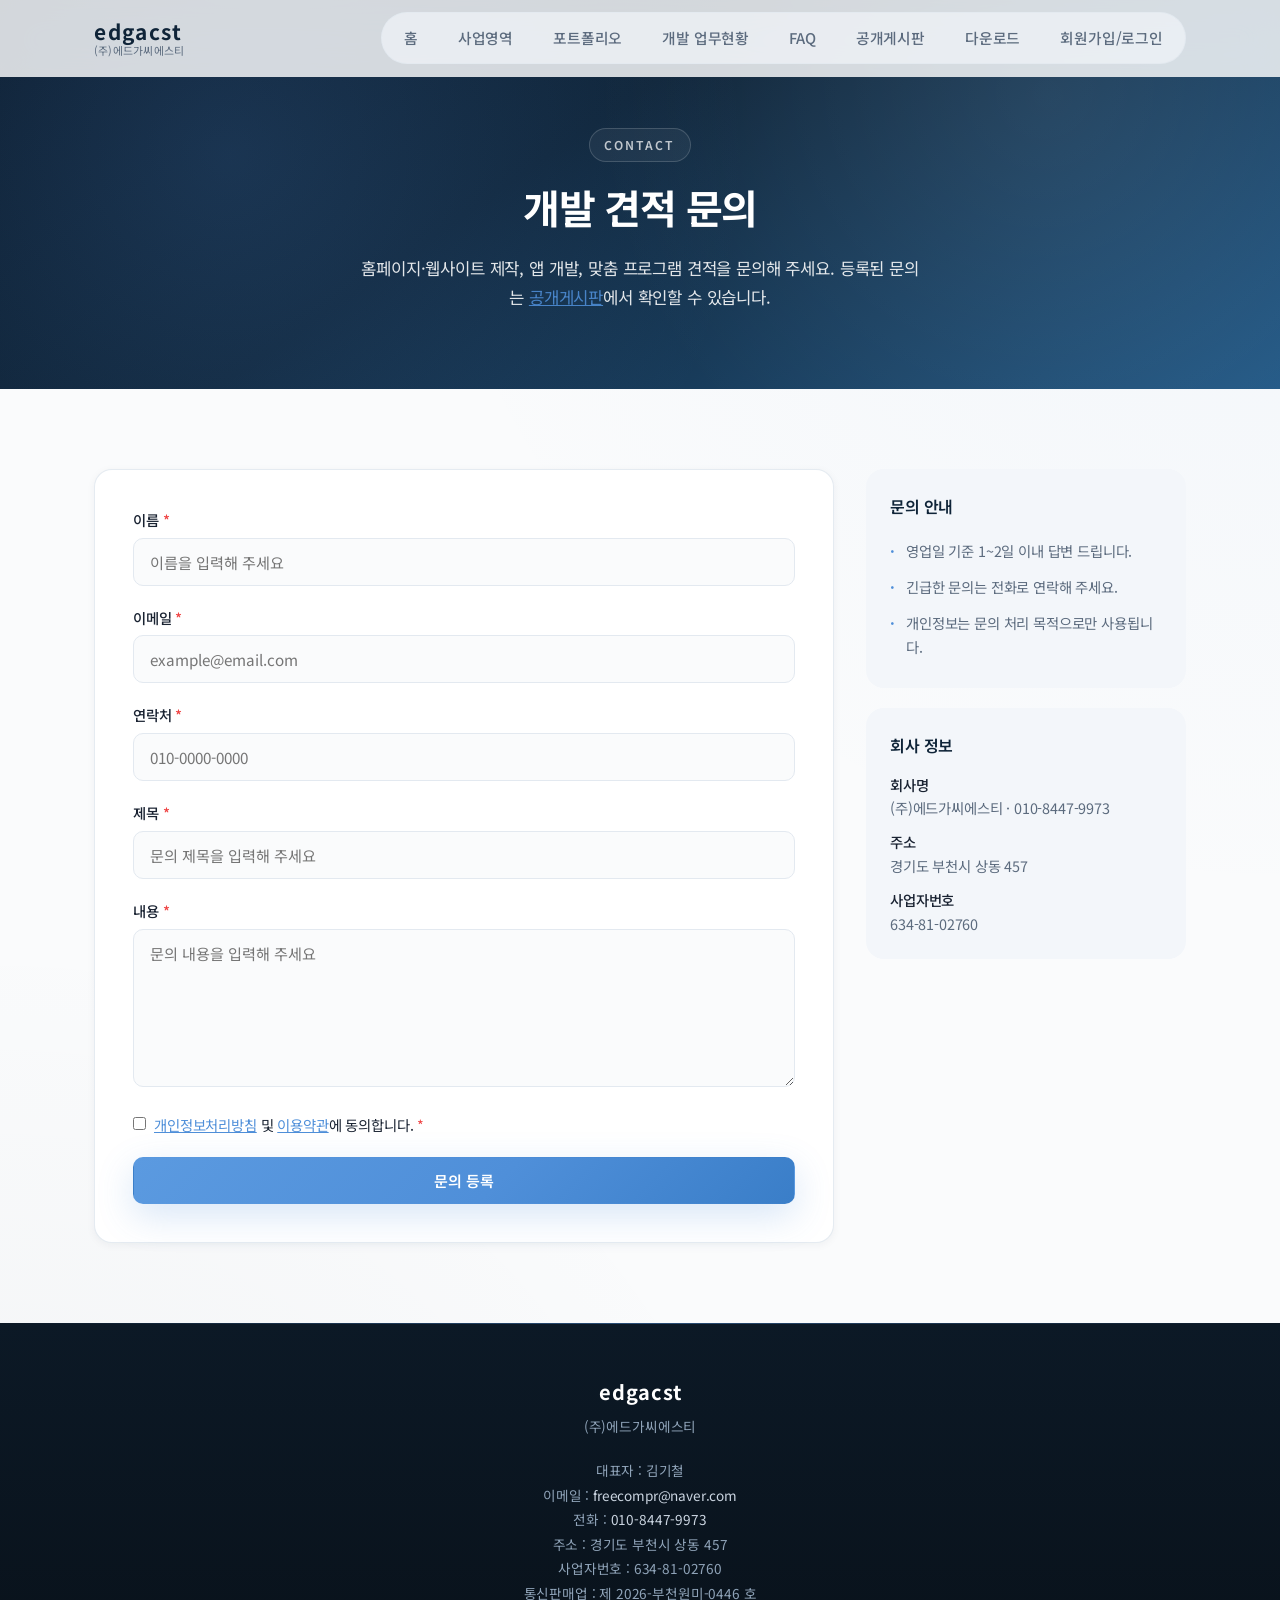
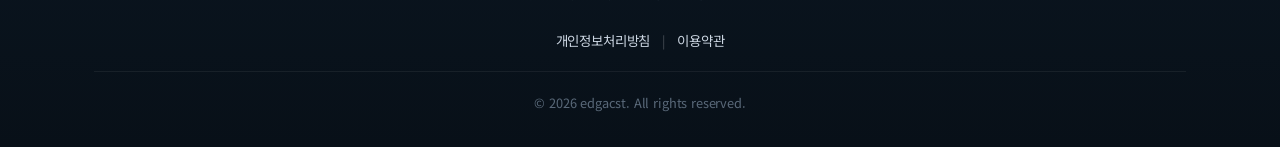
<file: inquiry.html>
<!DOCTYPE html>
<html lang="ko">
<head>
  <meta charset="UTF-8">
  <meta http-equiv="Cache-Control" content="no-cache, no-store, must-revalidate">
  <meta http-equiv="Pragma" content="no-cache">
  <meta http-equiv="Expires" content="0">
  <meta http-equiv="Content-Security-Policy" content="upgrade-insecure-requests">
  <script src="js/https-redirect.js?v=20260714"></script>
  <script src="js/config.js?v=20261023d"></script>
  <script src="js/analytics.js?v=20260714"></script>
  <meta name="viewport" content="width=device-width, initial-scale=1.0">
  <meta name="description" content="홈페이지·웹사이트 제작, 모바일 앱 개발, 맞춤 프로그램 견적 문의. 부천 edgacst — 빠른 상담·견적 안내.">
  <meta name="robots" content="index, follow">
  <link rel="canonical" href="https://edgcst.com/inquiry.html">
  <meta property="og:type" content="website">
  <meta property="og:locale" content="ko_KR">
  <meta property="og:site_name" content="edgacst">
  <meta property="og:title" content="홈페이지·앱 개발 견적 문의 | edgacst">
  <meta property="og:description" content="웹사이트 제작, 앱 개발, 맞춤 시스템 견적·상담 문의.">
  <meta property="og:url" content="https://edgcst.com/inquiry.html">
  <title>홈페이지·앱 개발 견적 문의 | edgacst</title>
  <link rel="stylesheet" href="css/style.css?v=20261023a">
  <link rel="preconnect" href="https://fonts.googleapis.com">
  <link rel="preconnect" href="https://fonts.gstatic.com" crossorigin>
  <link href="https://fonts.googleapis.com/css2?family=Noto+Sans+KR:wght@300;400;500;600;700&display=swap" rel="stylesheet">
</head>
<body data-page="inquiry">
  <header class="header">
    <div class="container header-inner">
      <a href="index.html" class="logo">
        <span class="logo-en">edgacst</span>
        <span class="logo-ko">(주)에드가씨에스티</span>
      </a>
      <nav class="nav">
        <a href="index.html" class="nav-link">홈</a>
        <a href="business.html" class="nav-link">사업영역</a>
        <a href="portfolio.html" class="nav-link">포트폴리오</a>
        <a href="status.html" class="nav-link">개발 업무현황</a>
        <a href="faq.html" class="nav-link">FAQ</a>
        <a href="board.html" class="nav-link">공개게시판</a>
        <a href="download.html" class="nav-link">다운로드</a>
        <a href="members.html" class="nav-link">회원가입/로그인</a>
      </nav>
      <button class="menu-toggle" aria-label="메뉴 열기">
        <span></span>
        <span></span>
        <span></span>
      </button>
    </div>
  </header>

  <main>
    <section class="page-hero">
      <div class="container">
        <span class="page-label">Contact</span>
        <h1 class="page-title">개발 견적 문의</h1>
        <p class="page-desc">홈페이지·웹사이트 제작, 앱 개발, 맞춤 프로그램 견적을 문의해 주세요. 등록된 문의는 <a href="board.html">공개게시판</a>에서 확인할 수 있습니다.</p>
      </div>
    </section>

    <section class="section inquiry">
      <div class="container">
        <div class="inquiry-layout">
          <form class="inquiry-form" id="inquiryForm">
            <div class="form-group">
              <label for="name">이름 <span class="required">*</span></label>
              <input type="text" id="name" name="name" required placeholder="이름을 입력해 주세요">
            </div>
            <div class="form-group">
              <label for="email">이메일 <span class="required">*</span></label>
              <input type="email" id="email" name="email" required placeholder="example@email.com">
            </div>
            <div class="form-group">
              <label for="phone">연락처 <span class="required">*</span></label>
              <input type="tel" id="phone" name="phone" required placeholder="010-0000-0000">
            </div>
            <div class="form-group">
              <label for="subject">제목 <span class="required">*</span></label>
              <input type="text" id="subject" name="subject" required placeholder="문의 제목을 입력해 주세요">
            </div>
            <div class="form-group">
              <label for="message">내용 <span class="required">*</span></label>
              <textarea id="message" name="message" rows="6" required placeholder="문의 내용을 입력해 주세요"></textarea>
            </div>
            <div class="form-group form-checkbox">
              <label>
                <input type="checkbox" id="privacy" name="privacy" required>
                <span><a href="privacy.html" target="_blank" rel="noopener noreferrer">개인정보처리방침</a> 및 <a href="terms.html" target="_blank" rel="noopener noreferrer">이용약관</a>에 동의합니다. <span class="required">*</span></span>
              </label>
            </div>
            <button type="submit" class="btn btn-primary btn-full">문의 등록</button>
          </form>

          <aside class="inquiry-sidebar">
            <div class="sidebar-card">
              <h3>문의 안내</h3>
              <ul>
                <li>영업일 기준 1~2일 이내 답변 드립니다.</li>
                <li>긴급한 문의는 전화로 연락해 주세요.</li>
                <li>개인정보는 문의 처리 목적으로만 사용됩니다.</li>
              </ul>
            </div>
            <div class="sidebar-card">
              <h3>회사 정보</h3>
              <dl>
                <dt>회사명</dt>
                <dd>(주)에드가씨에스티 · 010-8447-9973</dd>
                <dt>주소</dt>
                <dd>경기도 부천시 상동 457</dd>
                <dt>사업자번호</dt>
                <dd>634-81-02760</dd>
              </dl>
            </div>
          </aside>
        </div>
      </div>
    </section>
  </main>

  <footer class="footer">
    <div class="container footer-inner">
      <div class="footer-brand">
        <span class="footer-logo">edgacst</span>
        <span class="footer-company">(주)에드가씨에스티</span>
      </div>
      <div class="footer-info">
        <p>대표자 : 김기철</p>
        <p>이메일 : <a href="mailto:freecompr@naver.com">freecompr@naver.com</a></p>
        <p>전화 : <a href="tel:01084479973">010-8447-9973</a></p>
        <p>주소 : 경기도 부천시 상동 457</p>
        <p>사업자번호 : 634-81-02760</p>
        <p>통신판매업 : 제 2026-부천원미-0446 호</p>
      </div>
      <nav class="footer-legal" aria-label="법적 고지">
        <a href="privacy.html">개인정보처리방침</a>
        <span class="footer-legal-divider" aria-hidden="true">|</span>
        <a href="terms.html">이용약관</a>
      </nav>
      <p class="footer-copy">&copy; 2026 edgacst. All rights reserved.</p>
    </div>
  </footer>

  <script src="js/main.js?v=20261023a"></script>
  <script src="js/member-auth.js?v=20261023a"></script>
</body>
</html>
</file>
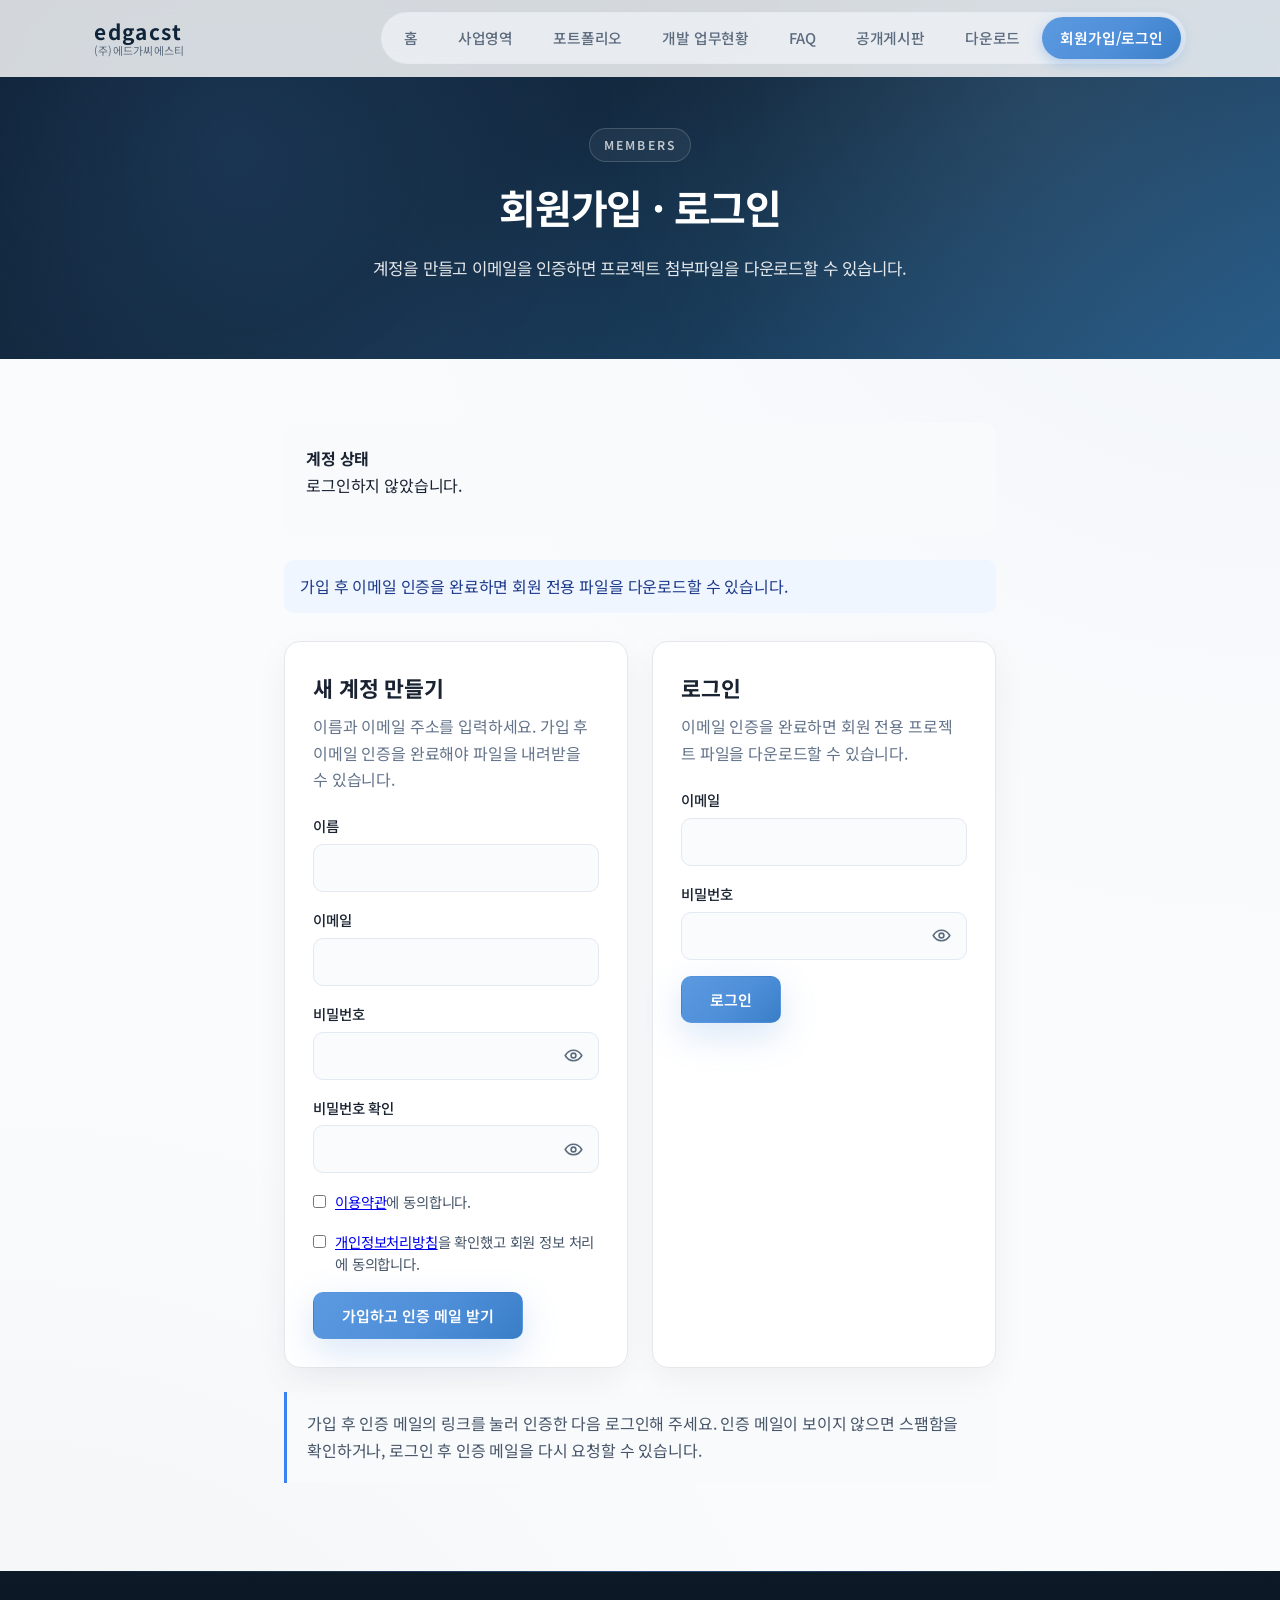
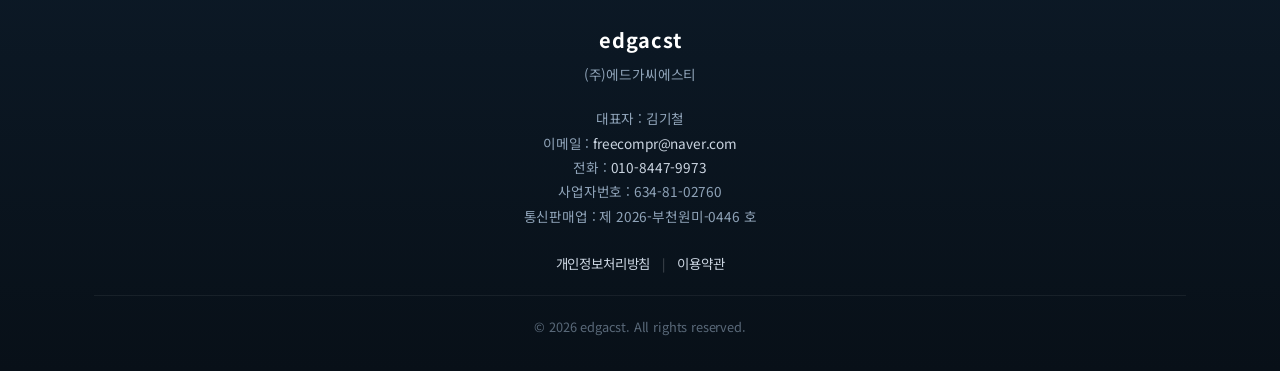
<file: members.html>
<!DOCTYPE html>
<html lang="ko">
<head>
  <meta charset="UTF-8">
  <meta name="viewport" content="width=device-width, initial-scale=1.0">
  <meta name="description" content="edgacst 회원가입 및 로그인. 이메일 인증 회원은 프로젝트 첨부파일을 다운로드할 수 있습니다.">
  <meta name="robots" content="noindex, follow">
  <meta http-equiv="Content-Security-Policy" content="upgrade-insecure-requests">
  <script src="js/https-redirect.js?v=20261023a"></script>
  <script src="js/config.js?v=20261023d"></script>
  <script src="js/analytics.js?v=20260714"></script>
  <link rel="stylesheet" href="css/style.css?v=20261024a">
  <link rel="preconnect" href="https://fonts.googleapis.com">
  <link rel="preconnect" href="https://fonts.gstatic.com" crossorigin>
  <link href="https://fonts.googleapis.com/css2?family=Noto+Sans+KR:wght@300;400;500;600;700&display=swap" rel="stylesheet">
  <title>회원가입·로그인 | edgacst</title>
  <style>
    .member-page { padding: 64px 0 88px; }
    .member-shell { max-width: 760px; margin: 0 auto; }
    .member-intro { margin-bottom: 28px; }
    .member-auth-grid { display: grid; grid-template-columns: repeat(2, minmax(0, 1fr)); gap: 24px; }
    .member-card { padding: 28px; border: 1px solid #e5e7eb; border-radius: 16px; background: #fff; box-shadow: 0 12px 32px rgba(15,23,42,.05); }
    .member-card h2 { margin: 0 0 8px; font-size: 1.35rem; }
    .member-card > p { margin: 0 0 22px; color: #64748b; line-height: 1.65; }
    .member-card .form-group { margin-bottom: 16px; }
    .member-card input[type="text"], .member-card input[type="email"], .member-card input[type="password"] { width: 100%; }
    .member-consent { display: flex; gap: 9px; align-items: flex-start; margin: 18px 0; color: #475569; font-size: .9rem; line-height: 1.5; }
    .member-consent input { margin-top: 4px; }
    .member-message { margin: 18px 0; padding: 13px 16px; border-radius: 10px; background: #eff6ff; color: #1e3a8a; }
    .member-message.is-error { background: #fef2f2; color: #991b1b; }
    .member-account { padding: 22px; margin-bottom: 24px; border-radius: 14px; background: #f8fafc; }
    .member-account-actions { display: flex; flex-wrap: wrap; gap: 10px; margin-top: 16px; }
    .member-help { margin-top: 24px; padding: 18px 20px; border-left: 3px solid #3b82f6; background: #f8fafc; color: #475569; line-height: 1.7; }
    @media (max-width: 700px) { .member-auth-grid { grid-template-columns: 1fr; } .member-card { padding: 22px; } }
  </style>
</head>
<body data-page="members">
  <header class="header">
    <div class="container header-inner">
      <a href="index.html" class="logo"><span class="logo-en">edgacst</span><span class="logo-ko">(주)에드가씨에스티</span></a>
      <nav class="nav" aria-label="주 메뉴">
        <a href="index.html" class="nav-link">홈</a>
        <a href="business.html" class="nav-link">사업영역</a>
        <a href="portfolio.html" class="nav-link">포트폴리오</a>
        <a href="status.html" class="nav-link">개발 업무현황</a>
        <a href="faq.html" class="nav-link">FAQ</a>
        <a href="board.html" class="nav-link">공개게시판</a>
        <a href="download.html" class="nav-link">다운로드</a>
        <a href="members.html" class="nav-link active">회원가입/로그인</a>
      </nav>
      <button class="menu-toggle" aria-label="메뉴 열기"><span></span><span></span><span></span></button>
    </div>
  </header>
  <main>
    <section class="page-hero"><div class="container"><span class="page-label">Members</span><h1 class="page-title">회원가입 · 로그인</h1><p class="page-desc">계정을 만들고 이메일을 인증하면 프로젝트 첨부파일을 다운로드할 수 있습니다.</p></div></section>
    <section class="member-page"><div class="container member-shell">
      <div class="member-intro"><div class="member-account"><strong>계정 상태</strong><p id="memberAccountState" aria-live="polite">로그인 상태를 확인하고 있습니다.</p><div class="member-account-actions"><button type="button" class="btn btn-outline-dark hidden" id="memberLogoutBtn">로그아웃</button><button type="button" class="btn btn-outline-dark hidden" id="memberResendVerificationBtn">인증 이메일 다시 보내기</button><button type="button" class="btn btn-outline-dark hidden" id="memberDeleteBtn">계정 삭제</button></div></div><p class="member-message" id="memberMessage" aria-live="polite">가입 후 이메일 인증을 완료하면 회원 전용 파일을 다운로드할 수 있습니다.</p></div>
      <div class="member-auth-grid">
        <section class="member-card" id="memberSignupSection">
          <h2>새 계정 만들기</h2><p>이름과 이메일 주소를 입력하세요. 가입 후 이메일 인증을 완료해야 파일을 내려받을 수 있습니다.</p>
          <form id="memberSignupForm">
            <div class="form-group"><label for="signupName">이름</label><input type="text" id="signupName" name="name" required maxlength="100" autocomplete="name"></div>
            <div class="form-group"><label for="signupEmail">이메일</label><input type="email" id="signupEmail" name="email" required maxlength="254" autocomplete="email"></div>
            <div class="form-group"><label for="signupPassword">비밀번호</label><input type="password" id="signupPassword" name="password" required minlength="8" autocomplete="new-password"></div>
            <div class="form-group"><label for="signupPasswordConfirm">비밀번호 확인</label><input type="password" id="signupPasswordConfirm" name="passwordConfirm" required minlength="8" autocomplete="new-password"></div>
            <label class="member-consent"><input type="checkbox" name="termsConsent" required><span><a href="terms.html" target="_blank" rel="noopener">이용약관</a>에 동의합니다.</span></label>
            <label class="member-consent"><input type="checkbox" name="privacyConsent" required><span><a href="privacy.html" target="_blank" rel="noopener">개인정보처리방침</a>을 확인했고 회원 정보 처리에 동의합니다.</span></label>
            <button type="submit" class="btn btn-primary">가입하고 인증 메일 받기</button>
          </form>
        </section>
        <section class="member-card" id="memberLoginSection">
          <h2>로그인</h2><p>이메일 인증을 완료하면 회원 전용 프로젝트 파일을 다운로드할 수 있습니다.</p>
          <form id="memberLoginForm">
            <div class="form-group"><label for="loginEmail">이메일</label><input type="email" id="loginEmail" name="email" required autocomplete="email"></div>
            <div class="form-group"><label for="loginPassword">비밀번호</label><input type="password" id="loginPassword" name="password" required autocomplete="current-password"></div>
            <button type="submit" class="btn btn-primary">로그인</button>
          </form>
        </section>
      </div>
      <div class="member-help">가입 후 인증 메일의 링크를 눌러 인증한 다음 로그인해 주세요. 인증 메일이 보이지 않으면 스팸함을 확인하거나, 로그인 후 인증 메일을 다시 요청할 수 있습니다.</div>
    </div></section>
  </main>
  <footer class="footer"><div class="container footer-inner"><div class="footer-brand"><span class="footer-logo">edgacst</span><span class="footer-company">(주)에드가씨에스티</span></div><div class="footer-info"><p>대표자 : 김기철</p><p>이메일 : <a href="mailto:freecompr@naver.com">freecompr@naver.com</a></p><p>전화 : <a href="tel:01084479973">010-8447-9973</a></p><p>사업자번호 : 634-81-02760</p><p>통신판매업 : 제 2026-부천원미-0446 호</p></div><nav class="footer-legal" aria-label="법적 고지"><a href="privacy.html">개인정보처리방침</a><span class="footer-legal-divider" aria-hidden="true">|</span><a href="terms.html">이용약관</a></nav><p class="footer-copy">&copy; 2026 edgacst. All rights reserved.</p></div></footer>
  <script src="js/main.js?v=20261023a"></script>
  <script src="js/member-auth.js?v=20261024b"></script>
</body>
</html>
</file>
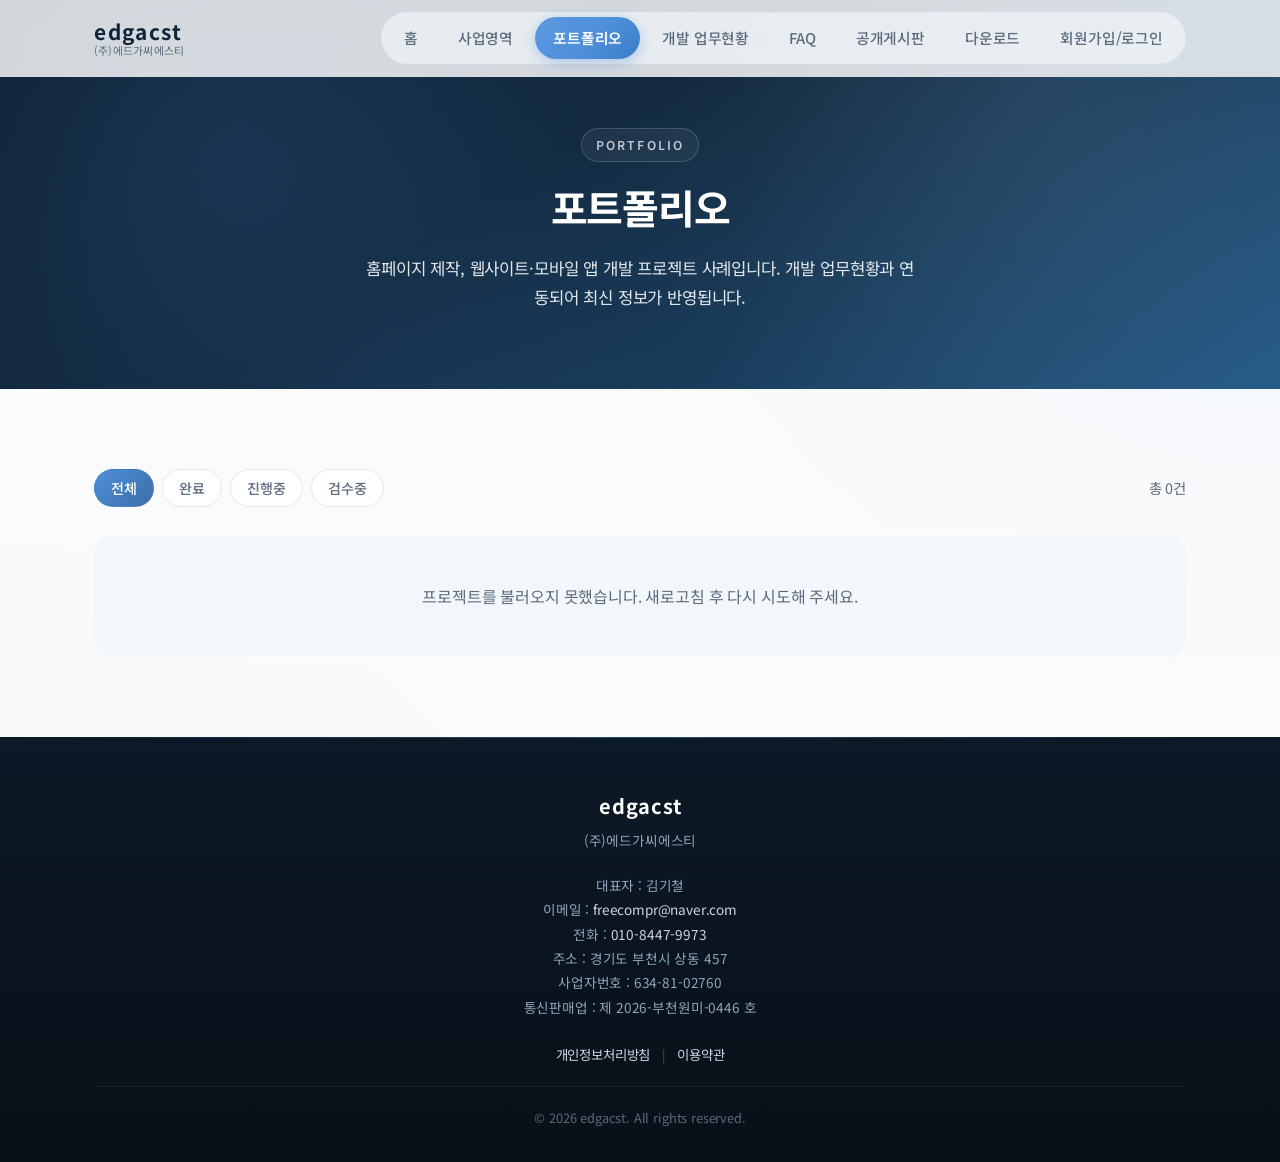
<file: portfolio.html>
<!DOCTYPE html>
<html lang="ko">
<head>
  <meta charset="UTF-8">
  <meta http-equiv="Cache-Control" content="no-cache, no-store, must-revalidate">
  <meta http-equiv="Pragma" content="no-cache">
  <meta http-equiv="Expires" content="0">
  <meta http-equiv="Content-Security-Policy" content="upgrade-insecure-requests">
  <script src="js/https-redirect.js?v=20260714"></script>
  <script src="js/config.js?v=20261023d"></script>
  <script src="js/analytics.js?v=20260714"></script>
  <meta name="viewport" content="width=device-width, initial-scale=1.0">
  <meta name="description" content="기업 홈페이지, 모바일 앱, 웹 플랫폼 개발 포트폴리오. edgacst 웹사이트·앱 제작 실제 프로젝트 사례.">
  <meta name="robots" content="index, follow">
  <link rel="canonical" href="https://edgcst.com/portfolio.html">
  <meta property="og:type" content="website">
  <meta property="og:locale" content="ko_KR">
  <meta property="og:site_name" content="edgacst">
  <meta property="og:title" content="웹·앱 개발 포트폴리오 | edgacst">
  <meta property="og:description" content="홈페이지 제작, 앱 개발, 플랫폼 구축 실제 프로젝트 사례.">
  <meta property="og:url" content="https://edgcst.com/portfolio.html">
  <title>웹·앱 개발 포트폴리오 | edgacst</title>
  <link rel="stylesheet" href="css/style.css?v=20261023a">
  <link rel="preconnect" href="https://fonts.googleapis.com">
  <link rel="preconnect" href="https://fonts.gstatic.com" crossorigin>
  <link href="https://fonts.googleapis.com/css2?family=Noto+Sans+KR:wght@300;400;500;600;700&display=swap" rel="stylesheet">
</head>
<body data-page="portfolio">
  <header class="header">
    <div class="container header-inner">
      <a href="index.html" class="logo">
        <span class="logo-en">edgacst</span>
        <span class="logo-ko">(주)에드가씨에스티</span>
      </a>
      <nav class="nav">
        <a href="index.html" class="nav-link">홈</a>
        <a href="business.html" class="nav-link">사업영역</a>
        <a href="portfolio.html" class="nav-link active">포트폴리오</a>
        <a href="status.html" class="nav-link">개발 업무현황</a>
        <a href="faq.html" class="nav-link">FAQ</a>
        <a href="board.html" class="nav-link">공개게시판</a>
        <a href="download.html" class="nav-link">다운로드</a>
        <a href="members.html" class="nav-link">회원가입/로그인</a>
      </nav>
      <button class="menu-toggle" aria-label="메뉴 열기">
        <span></span>
        <span></span>
        <span></span>
      </button>
    </div>
  </header>

  <main>
    <section class="page-hero">
      <div class="container">
        <span class="page-label">Portfolio</span>
        <h1 class="page-title">포트폴리오</h1>
        <p class="page-desc">홈페이지 제작, 웹사이트·모바일 앱 개발 프로젝트 사례입니다. 개발 업무현황과 연동되어 최신 정보가 반영됩니다.</p>
      </div>
    </section>

    <section class="section portfolio">
      <div class="container">
        <div class="portfolio-toolbar">
          <div class="portfolio-filters" role="tablist" aria-label="프로젝트 필터">
            <button type="button" class="portfolio-filter active" data-portfolio-filter="all" role="tab" aria-selected="true">전체</button>
            <button type="button" class="portfolio-filter" data-portfolio-filter="done" role="tab" aria-selected="false">완료</button>
            <button type="button" class="portfolio-filter" data-portfolio-filter="progress" role="tab" aria-selected="false">진행중</button>
            <button type="button" class="portfolio-filter" data-portfolio-filter="review" role="tab" aria-selected="false">검수중</button>
          </div>
          <p class="portfolio-count" id="portfolioCount"></p>
        </div>

        <div class="portfolio-loading hidden" id="portfolioLoading">
          <span class="board-loading-spinner"></span>
          <span>프로젝트를 불러오는 중...</span>
        </div>

        <div class="portfolio-grid" id="portfolioGrid"></div>

        <div class="list-empty hidden" id="portfolioEmpty">
          <p>표시할 프로젝트가 없습니다.</p>
        </div>
      </div>
    </section>
  </main>

  <div class="portfolio-modal hidden" id="portfolioModal" aria-hidden="true">
    <div class="portfolio-modal-backdrop" id="portfolioModalBackdrop"></div>
    <div class="portfolio-modal-dialog" role="dialog" aria-modal="true" aria-labelledby="portfolioModalTitle">
      <button type="button" class="portfolio-modal-close" id="portfolioModalClose" aria-label="닫기">&times;</button>
      <div class="portfolio-modal-body" id="portfolioModalBody"></div>
    </div>
  </div>

  <footer class="footer">
    <div class="container footer-inner">
      <div class="footer-brand">
        <span class="footer-logo">edgacst</span>
        <span class="footer-company">(주)에드가씨에스티</span>
      </div>
      <div class="footer-info">
        <p>대표자 : 김기철</p>
        <p>이메일 : <a href="mailto:freecompr@naver.com">freecompr@naver.com</a></p>
        <p>전화 : <a href="tel:01084479973">010-8447-9973</a></p>
        <p>주소 : 경기도 부천시 상동 457</p>
        <p>사업자번호 : 634-81-02760</p>
        <p>통신판매업 : 제 2026-부천원미-0446 호</p>
      </div>
      <nav class="footer-legal" aria-label="법적 고지">
        <a href="privacy.html">개인정보처리방침</a>
        <span class="footer-legal-divider" aria-hidden="true">|</span>
        <a href="terms.html">이용약관</a>
      </nav>
      <p class="footer-copy">&copy; 2026 edgacst. All rights reserved.</p>
    </div>
  </footer>

  <script src="js/main.js?v=20261023a"></script>
  <script src="js/member-auth.js?v=20261023a"></script>
</body>
</html>
</file>
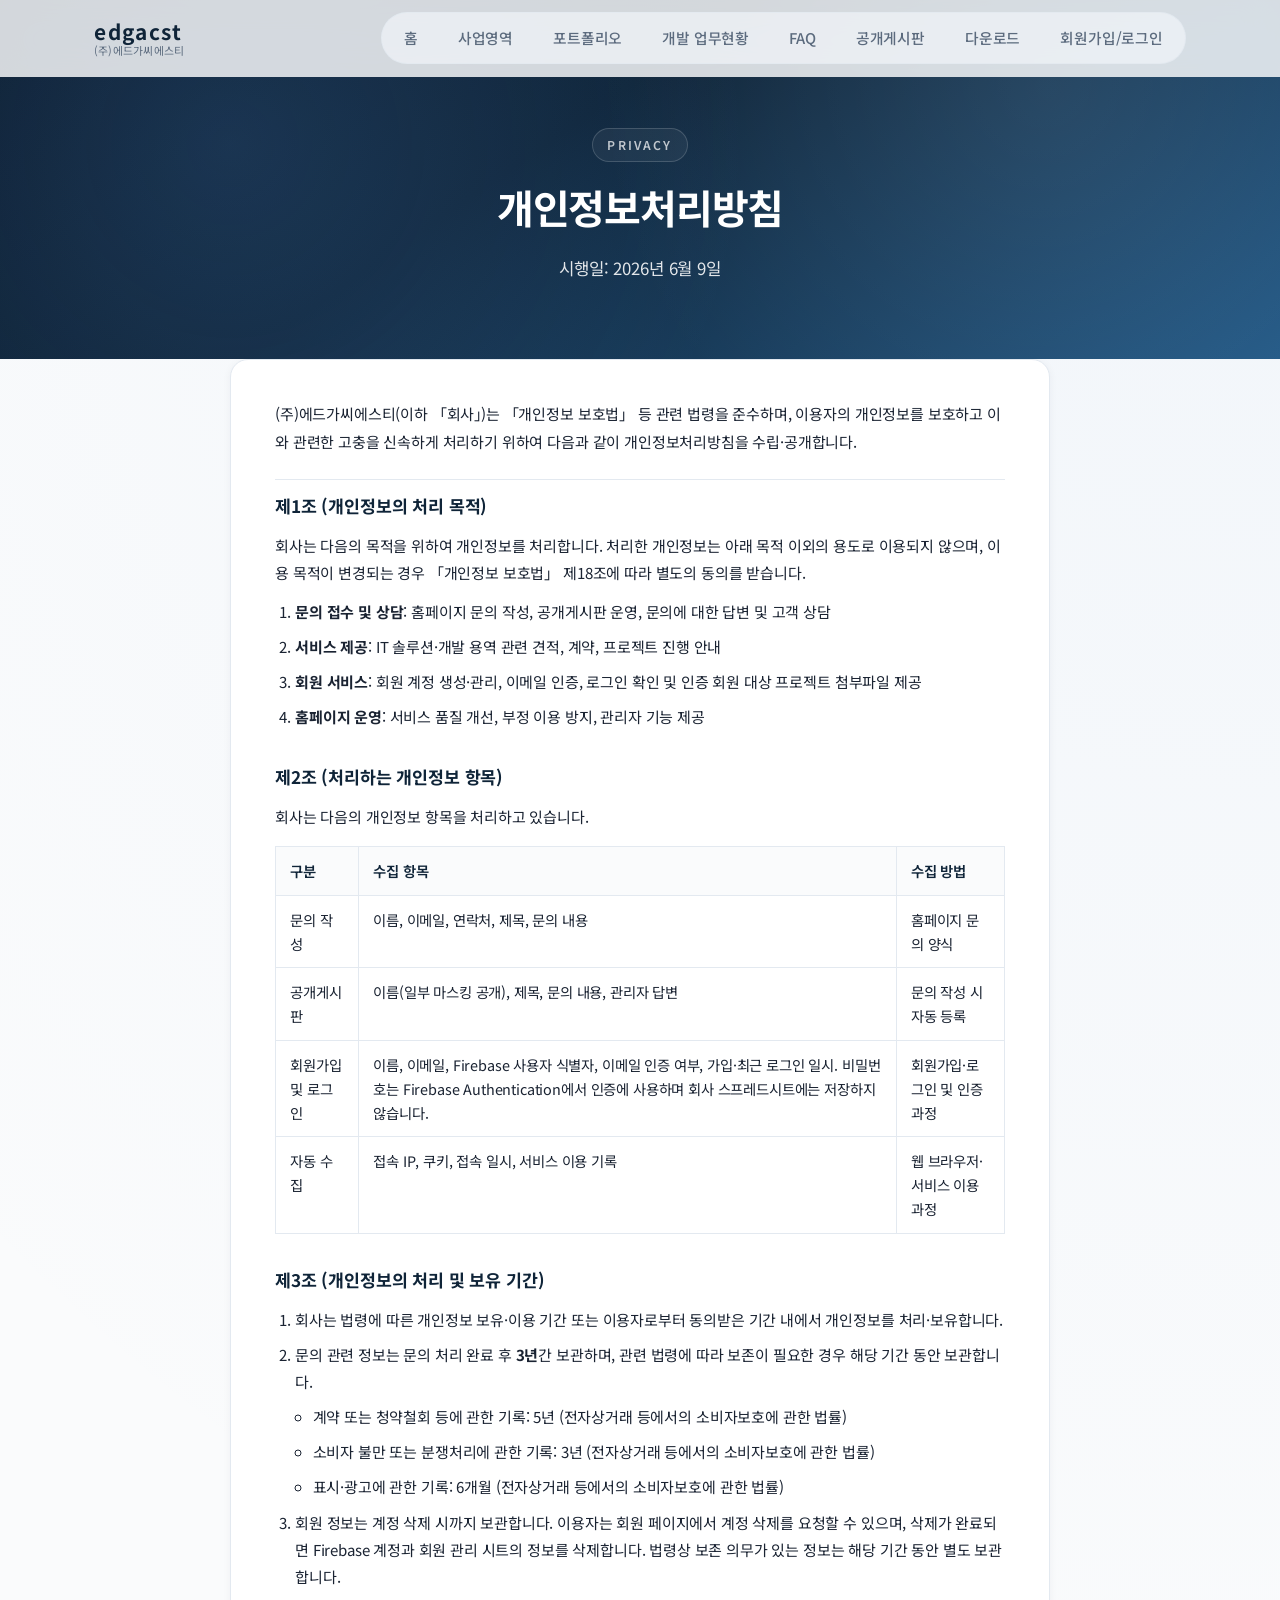
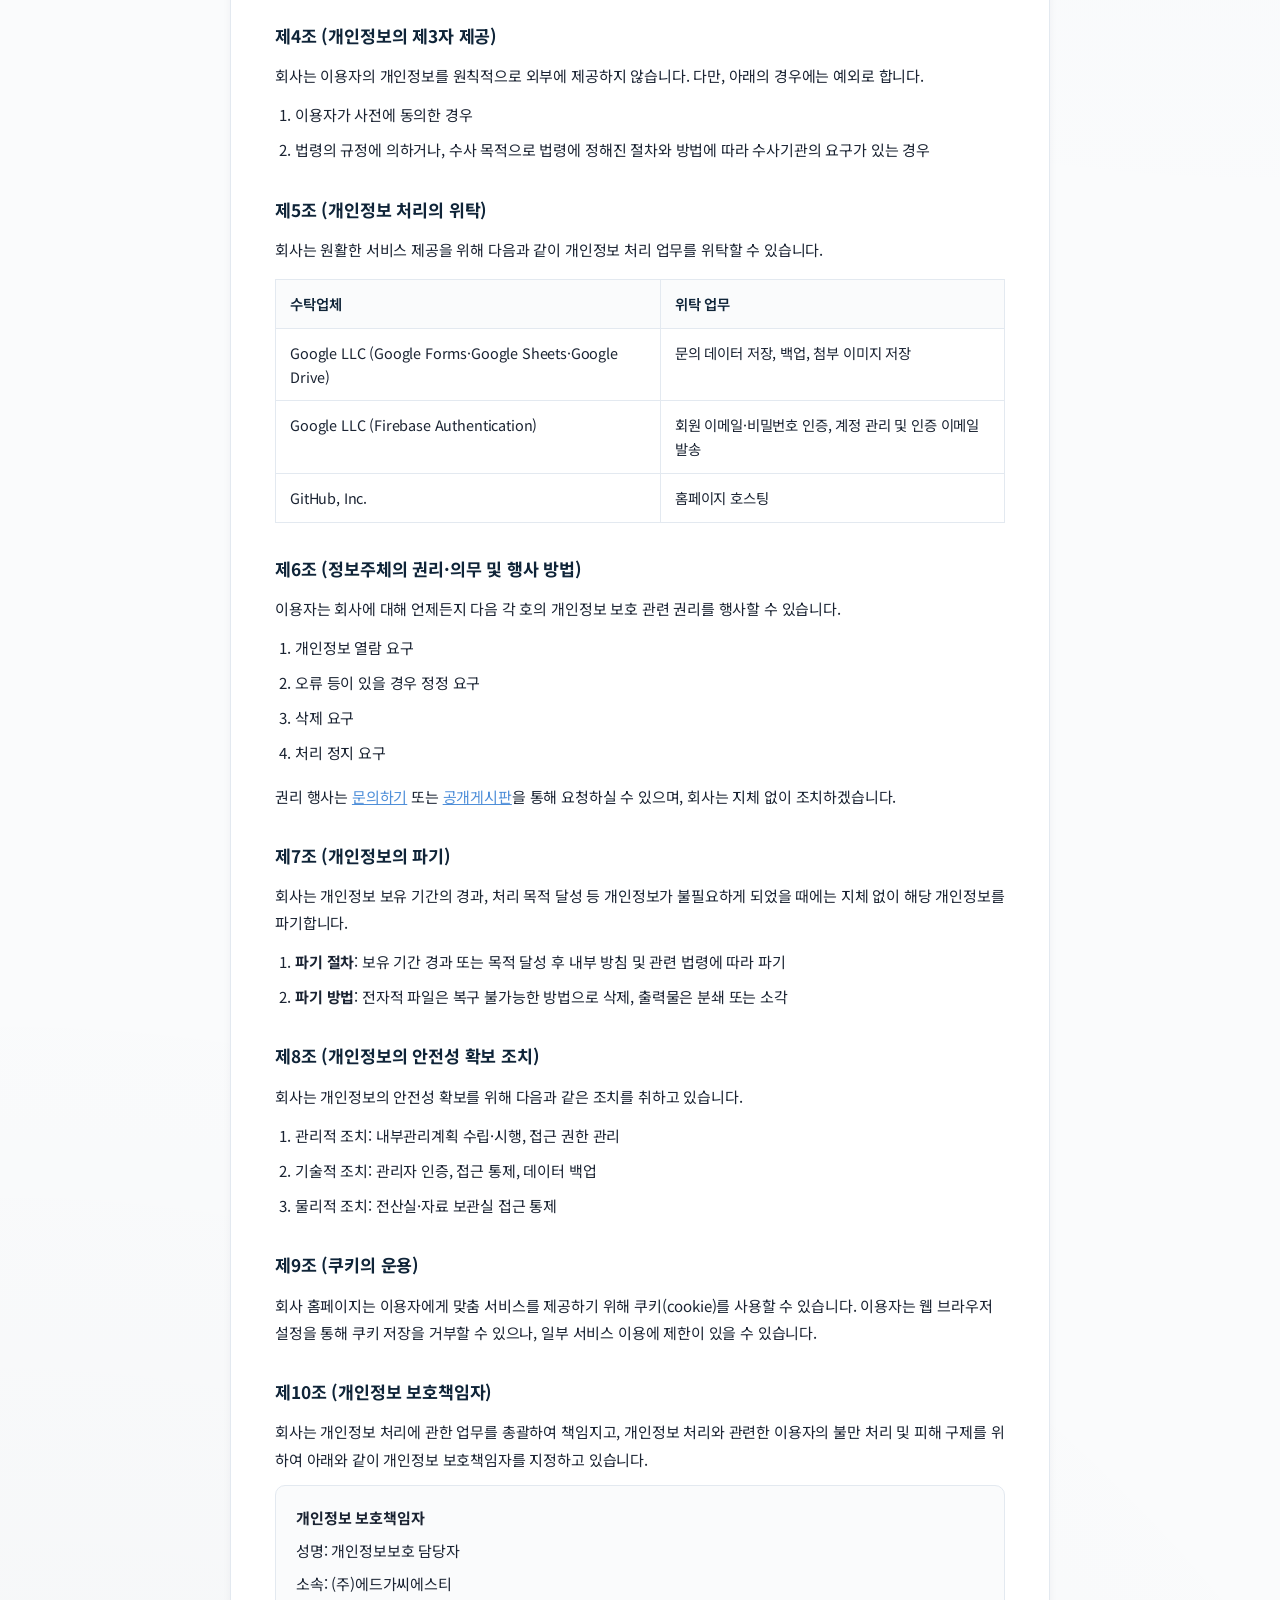
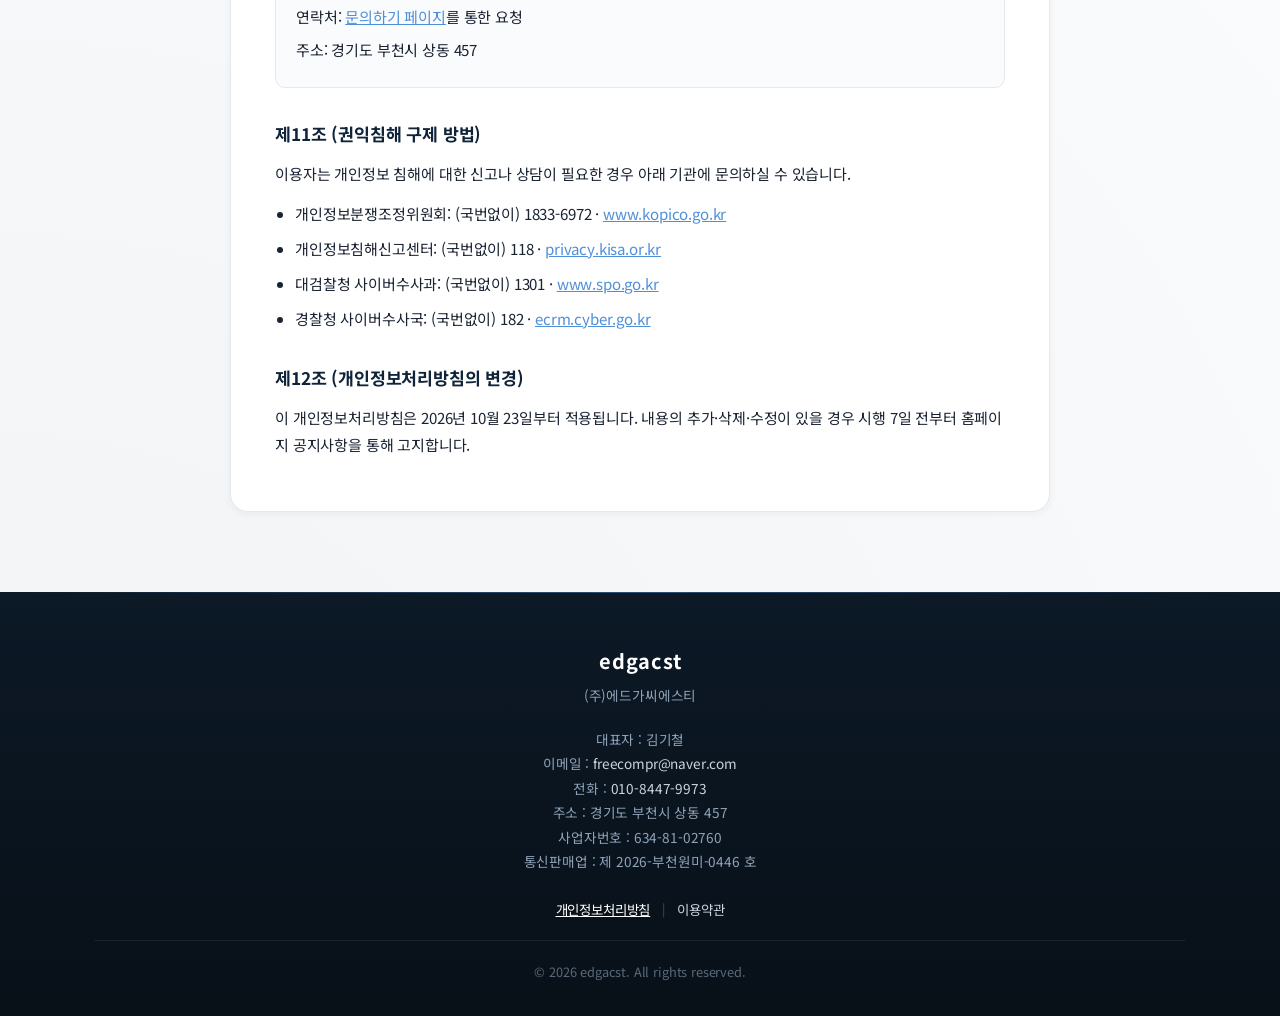
<file: privacy.html>
<!DOCTYPE html>
<html lang="ko">
<head>
  <meta charset="UTF-8">
  <meta http-equiv="Cache-Control" content="no-cache, no-store, must-revalidate">
  <meta http-equiv="Pragma" content="no-cache">
  <meta http-equiv="Expires" content="0">
  <meta http-equiv="Content-Security-Policy" content="upgrade-insecure-requests">
  <script src="js/https-redirect.js?v=20260714"></script>
  <script src="js/config.js?v=20261023d"></script>
  <script src="js/analytics.js?v=20260714"></script>
  <meta name="viewport" content="width=device-width, initial-scale=1.0">
  <meta name="description" content="(주)에드가씨에스티 edgacst 개인정보처리방침. 홈페이지·앱 개발 문의 시 수집되는 개인정보 처리 안내.">
  <meta name="robots" content="index, follow">
  <link rel="canonical" href="https://edgcst.com/privacy.html">
  <title>개인정보처리방침 | edgacst</title>
  <link rel="stylesheet" href="css/style.css?v=20261023a">
  <link rel="preconnect" href="https://fonts.googleapis.com">
  <link rel="preconnect" href="https://fonts.gstatic.com" crossorigin>
  <link href="https://fonts.googleapis.com/css2?family=Noto+Sans+KR:wght@300;400;500;600;700&display=swap" rel="stylesheet">
</head>
<body data-page="privacy">
  <header class="header">
    <div class="container header-inner">
      <a href="index.html" class="logo">
        <span class="logo-en">edgacst</span>
        <span class="logo-ko">(주)에드가씨에스티</span>
      </a>
      <nav class="nav">
        <a href="index.html" class="nav-link">홈</a>
        <a href="business.html" class="nav-link">사업영역</a>
        <a href="portfolio.html" class="nav-link">포트폴리오</a>
        <a href="status.html" class="nav-link">개발 업무현황</a>
        <a href="faq.html" class="nav-link">FAQ</a>
        <a href="board.html" class="nav-link">공개게시판</a>
        <a href="download.html" class="nav-link">다운로드</a>
        <a href="members.html" class="nav-link">회원가입/로그인</a>
      </nav>
      <button class="menu-toggle" aria-label="메뉴 열기">
        <span></span>
        <span></span>
        <span></span>
      </button>
    </div>
  </header>

  <main>
    <section class="page-hero">
      <div class="container">
        <span class="page-label">Privacy</span>
        <h1 class="page-title">개인정보처리방침</h1>
        <p class="page-desc">시행일: 2026년 6월 9일</p>
      </div>
    </section>

    <section class="section legal">
      <div class="container">
        <article class="legal-doc">
          <p class="legal-lead">(주)에드가씨에스티(이하 「회사」)는 「개인정보 보호법」 등 관련 법령을 준수하며, 이용자의 개인정보를 보호하고 이와 관련한 고충을 신속하게 처리하기 위하여 다음과 같이 개인정보처리방침을 수립·공개합니다.</p>

          <h2>제1조 (개인정보의 처리 목적)</h2>
          <p>회사는 다음의 목적을 위하여 개인정보를 처리합니다. 처리한 개인정보는 아래 목적 이외의 용도로 이용되지 않으며, 이용 목적이 변경되는 경우 「개인정보 보호법」 제18조에 따라 별도의 동의를 받습니다.</p>
          <ol class="legal-list">
            <li><strong>문의 접수 및 상담</strong>: 홈페이지 문의 작성, 공개게시판 운영, 문의에 대한 답변 및 고객 상담</li>
            <li><strong>서비스 제공</strong>: IT 솔루션·개발 용역 관련 견적, 계약, 프로젝트 진행 안내</li>
            <li><strong>회원 서비스</strong>: 회원 계정 생성·관리, 이메일 인증, 로그인 확인 및 인증 회원 대상 프로젝트 첨부파일 제공</li>
            <li><strong>홈페이지 운영</strong>: 서비스 품질 개선, 부정 이용 방지, 관리자 기능 제공</li>
          </ol>

          <h2>제2조 (처리하는 개인정보 항목)</h2>
          <p>회사는 다음의 개인정보 항목을 처리하고 있습니다.</p>
          <div class="legal-table-wrap">
            <table class="legal-table">
              <thead>
                <tr>
                  <th>구분</th>
                  <th>수집 항목</th>
                  <th>수집 방법</th>
                </tr>
              </thead>
              <tbody>
                <tr>
                  <td>문의 작성</td>
                  <td>이름, 이메일, 연락처, 제목, 문의 내용</td>
                  <td>홈페이지 문의 양식</td>
                </tr>
                <tr>
                  <td>공개게시판</td>
                  <td>이름(일부 마스킹 공개), 제목, 문의 내용, 관리자 답변</td>
                  <td>문의 작성 시 자동 등록</td>
                </tr>
                <tr>
                  <td>회원가입 및 로그인</td>
                  <td>이름, 이메일, Firebase 사용자 식별자, 이메일 인증 여부, 가입·최근 로그인 일시. 비밀번호는 Firebase Authentication에서 인증에 사용하며 회사 스프레드시트에는 저장하지 않습니다.</td>
                  <td>회원가입·로그인 및 인증 과정</td>
                </tr>
                <tr>
                  <td>자동 수집</td>
                  <td>접속 IP, 쿠키, 접속 일시, 서비스 이용 기록</td>
                  <td>웹 브라우저·서비스 이용 과정</td>
                </tr>
              </tbody>
            </table>
          </div>

          <h2>제3조 (개인정보의 처리 및 보유 기간)</h2>
          <ol class="legal-list">
            <li>회사는 법령에 따른 개인정보 보유·이용 기간 또는 이용자로부터 동의받은 기간 내에서 개인정보를 처리·보유합니다.</li>
            <li>문의 관련 정보는 문의 처리 완료 후 <strong>3년</strong>간 보관하며, 관련 법령에 따라 보존이 필요한 경우 해당 기간 동안 보관합니다.
              <ul>
                <li>계약 또는 청약철회 등에 관한 기록: 5년 (전자상거래 등에서의 소비자보호에 관한 법률)</li>
                <li>소비자 불만 또는 분쟁처리에 관한 기록: 3년 (전자상거래 등에서의 소비자보호에 관한 법률)</li>
                <li>표시·광고에 관한 기록: 6개월 (전자상거래 등에서의 소비자보호에 관한 법률)</li>
              </ul>
            </li>
            <li>회원 정보는 계정 삭제 시까지 보관합니다. 이용자는 회원 페이지에서 계정 삭제를 요청할 수 있으며, 삭제가 완료되면 Firebase 계정과 회원 관리 시트의 정보를 삭제합니다. 법령상 보존 의무가 있는 정보는 해당 기간 동안 별도 보관합니다.</li>
          </ol>

          <h2>제4조 (개인정보의 제3자 제공)</h2>
          <p>회사는 이용자의 개인정보를 원칙적으로 외부에 제공하지 않습니다. 다만, 아래의 경우에는 예외로 합니다.</p>
          <ol class="legal-list">
            <li>이용자가 사전에 동의한 경우</li>
            <li>법령의 규정에 의하거나, 수사 목적으로 법령에 정해진 절차와 방법에 따라 수사기관의 요구가 있는 경우</li>
          </ol>

          <h2>제5조 (개인정보 처리의 위탁)</h2>
          <p>회사는 원활한 서비스 제공을 위해 다음과 같이 개인정보 처리 업무를 위탁할 수 있습니다.</p>
          <div class="legal-table-wrap">
            <table class="legal-table">
              <thead>
                <tr>
                  <th>수탁업체</th>
                  <th>위탁 업무</th>
                </tr>
              </thead>
              <tbody>
                <tr>
                  <td>Google LLC (Google Forms·Google Sheets·Google Drive)</td>
                  <td>문의 데이터 저장, 백업, 첨부 이미지 저장</td>
                </tr>
                <tr>
                  <td>Google LLC (Firebase Authentication)</td>
                  <td>회원 이메일·비밀번호 인증, 계정 관리 및 인증 이메일 발송</td>
                </tr>
                <tr>
                  <td>GitHub, Inc.</td>
                  <td>홈페이지 호스팅</td>
                </tr>
              </tbody>
            </table>
          </div>

          <h2>제6조 (정보주체의 권리·의무 및 행사 방법)</h2>
          <p>이용자는 회사에 대해 언제든지 다음 각 호의 개인정보 보호 관련 권리를 행사할 수 있습니다.</p>
          <ol class="legal-list">
            <li>개인정보 열람 요구</li>
            <li>오류 등이 있을 경우 정정 요구</li>
            <li>삭제 요구</li>
            <li>처리 정지 요구</li>
          </ol>
          <p>권리 행사는 <a href="inquiry.html">문의하기</a> 또는 <a href="board.html">공개게시판</a>을 통해 요청하실 수 있으며, 회사는 지체 없이 조치하겠습니다.</p>

          <h2>제7조 (개인정보의 파기)</h2>
          <p>회사는 개인정보 보유 기간의 경과, 처리 목적 달성 등 개인정보가 불필요하게 되었을 때에는 지체 없이 해당 개인정보를 파기합니다.</p>
          <ol class="legal-list">
            <li><strong>파기 절차</strong>: 보유 기간 경과 또는 목적 달성 후 내부 방침 및 관련 법령에 따라 파기</li>
            <li><strong>파기 방법</strong>: 전자적 파일은 복구 불가능한 방법으로 삭제, 출력물은 분쇄 또는 소각</li>
          </ol>

          <h2>제8조 (개인정보의 안전성 확보 조치)</h2>
          <p>회사는 개인정보의 안전성 확보를 위해 다음과 같은 조치를 취하고 있습니다.</p>
          <ol class="legal-list">
            <li>관리적 조치: 내부관리계획 수립·시행, 접근 권한 관리</li>
            <li>기술적 조치: 관리자 인증, 접근 통제, 데이터 백업</li>
            <li>물리적 조치: 전산실·자료 보관실 접근 통제</li>
          </ol>

          <h2>제9조 (쿠키의 운용)</h2>
          <p>회사 홈페이지는 이용자에게 맞춤 서비스를 제공하기 위해 쿠키(cookie)를 사용할 수 있습니다. 이용자는 웹 브라우저 설정을 통해 쿠키 저장을 거부할 수 있으나, 일부 서비스 이용에 제한이 있을 수 있습니다.</p>

          <h2>제10조 (개인정보 보호책임자)</h2>
          <p>회사는 개인정보 처리에 관한 업무를 총괄하여 책임지고, 개인정보 처리와 관련한 이용자의 불만 처리 및 피해 구제를 위하여 아래와 같이 개인정보 보호책임자를 지정하고 있습니다.</p>
          <div class="legal-contact">
            <p><strong>개인정보 보호책임자</strong></p>
            <p>성명: 개인정보보호 담당자</p>
            <p>소속: (주)에드가씨에스티</p>
            <p>연락처: <a href="inquiry.html">문의하기 페이지</a>를 통한 요청</p>
            <p>주소: 경기도 부천시 상동 457</p>
          </div>

          <h2>제11조 (권익침해 구제 방법)</h2>
          <p>이용자는 개인정보 침해에 대한 신고나 상담이 필요한 경우 아래 기관에 문의하실 수 있습니다.</p>
          <ul class="legal-list">
            <li>개인정보분쟁조정위원회: (국번없이) 1833-6972 · <a href="https://www.kopico.go.kr" target="_blank" rel="noopener noreferrer">www.kopico.go.kr</a></li>
            <li>개인정보침해신고센터: (국번없이) 118 · <a href="https://privacy.kisa.or.kr" target="_blank" rel="noopener noreferrer">privacy.kisa.or.kr</a></li>
            <li>대검찰청 사이버수사과: (국번없이) 1301 · <a href="https://www.spo.go.kr" target="_blank" rel="noopener noreferrer">www.spo.go.kr</a></li>
            <li>경찰청 사이버수사국: (국번없이) 182 · <a href="https://ecrm.cyber.go.kr" target="_blank" rel="noopener noreferrer">ecrm.cyber.go.kr</a></li>
          </ul>

          <h2>제12조 (개인정보처리방침의 변경)</h2>
          <p>이 개인정보처리방침은 2026년 10월 23일부터 적용됩니다. 내용의 추가·삭제·수정이 있을 경우 시행 7일 전부터 홈페이지 공지사항을 통해 고지합니다.</p>
        </article>
      </div>
    </section>
  </main>

  <footer class="footer">
    <div class="container footer-inner">
      <div class="footer-brand">
        <span class="footer-logo">edgacst</span>
        <span class="footer-company">(주)에드가씨에스티</span>
      </div>
      <div class="footer-info">
        <p>대표자 : 김기철</p>
        <p>이메일 : <a href="mailto:freecompr@naver.com">freecompr@naver.com</a></p>
        <p>전화 : <a href="tel:01084479973">010-8447-9973</a></p>
        <p>주소 : 경기도 부천시 상동 457</p>
        <p>사업자번호 : 634-81-02760</p>
        <p>통신판매업 : 제 2026-부천원미-0446 호</p>
      </div>
      <nav class="footer-legal" aria-label="법적 고지">
        <a href="privacy.html" aria-current="page">개인정보처리방침</a>
        <span class="footer-legal-divider" aria-hidden="true">|</span>
        <a href="terms.html">이용약관</a>
      </nav>
      <p class="footer-copy">&copy; 2026 edgacst. All rights reserved.</p>
    </div>
  </footer>

  <script src="js/main.js?v=20261023a"></script>
  <script src="js/member-auth.js?v=20261023a"></script>
</body>
</html>
</file>
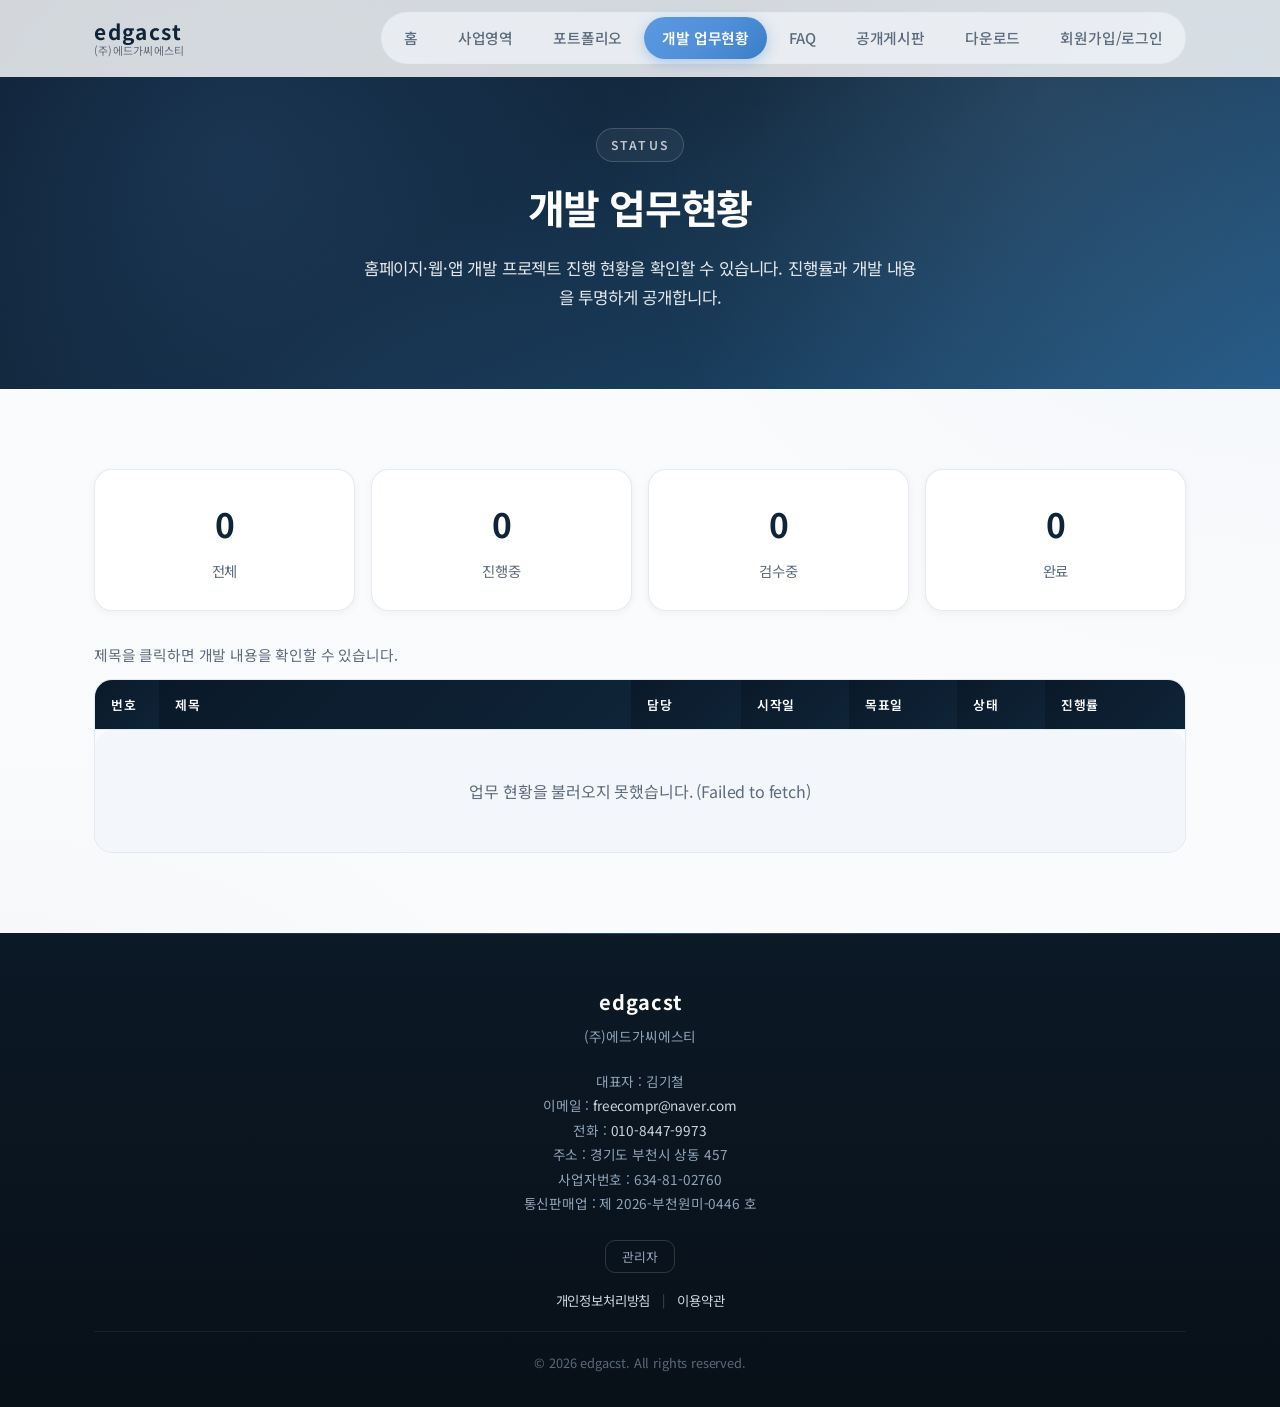
<file: status.html>
<!DOCTYPE html>
<html lang="ko">
<head>
  <meta charset="UTF-8">
  <meta http-equiv="Cache-Control" content="no-cache, no-store, must-revalidate">
  <meta http-equiv="Pragma" content="no-cache">
  <meta http-equiv="Expires" content="0">
  <meta http-equiv="Content-Security-Policy" content="upgrade-insecure-requests">
  <script src="js/https-redirect.js?v=20260714"></script>
  <script src="js/config.js?v=20261023d"></script>
  <script src="js/analytics.js?v=20260714"></script>
  <meta name="viewport" content="width=device-width, initial-scale=1.0">
  <meta name="description" content="웹·앱 개발 프로젝트 진행 현황. 홈페이지 제작·모바일 앱 개발 진행률을 투명하게 공개합니다.">
  <meta name="robots" content="index, follow">
  <link rel="canonical" href="https://edgcst.com/status.html">
  <meta property="og:type" content="website">
  <meta property="og:locale" content="ko_KR">
  <meta property="og:site_name" content="edgacst">
  <meta property="og:title" content="웹·앱 개발 프로젝트 현황 | edgacst">
  <meta property="og:description" content="진행 중인 웹사이트·앱 개발 프로젝트 현황과 진행률.">
  <meta property="og:url" content="https://edgcst.com/status.html">
  <title>웹·앱 개발 프로젝트 현황 | edgacst</title>
  <link rel="stylesheet" href="css/style.css?v=20261023a">
  <link rel="preconnect" href="https://fonts.googleapis.com">
  <link rel="preconnect" href="https://fonts.gstatic.com" crossorigin>
  <link href="https://fonts.googleapis.com/css2?family=Noto+Sans+KR:wght@300;400;500;600;700&display=swap" rel="stylesheet">
</head>
<body data-page="status">
  <header class="header">
    <div class="container header-inner">
      <a href="index.html" class="logo">
        <span class="logo-en">edgacst</span>
        <span class="logo-ko">(주)에드가씨에스티</span>
      </a>
      <nav class="nav">
        <a href="index.html" class="nav-link">홈</a>
        <a href="business.html" class="nav-link">사업영역</a>
        <a href="portfolio.html" class="nav-link">포트폴리오</a>
        <a href="status.html" class="nav-link active">개발 업무현황</a>
        <a href="faq.html" class="nav-link">FAQ</a>
        <a href="board.html" class="nav-link">공개게시판</a>
        <a href="download.html" class="nav-link">다운로드</a>
        <a href="members.html" class="nav-link">회원가입/로그인</a>
      </nav>
      <button class="menu-toggle" aria-label="메뉴 열기">
        <span></span>
        <span></span>
        <span></span>
      </button>
    </div>
  </header>

  <main>
    <section class="page-hero">
      <div class="container">
        <span class="page-label">Status</span>
        <h1 class="page-title">개발 업무현황</h1>
        <p class="page-desc">홈페이지·웹·앱 개발 프로젝트 진행 현황을 확인할 수 있습니다. 진행률과 개발 내용을 투명하게 공개합니다.</p>
      </div>
    </section>

    <section class="section status">
      <div class="container">
        <p class="status-updated" id="statusUpdated"></p>

        <div class="admin-panel hidden" id="adminPanel">
          <div class="admin-panel-header">
            <h2>업무 등록 · 수정</h2>
            <button type="button" class="btn btn-outline-dark" id="adminLogoutBtn">로그아웃</button>
          </div>
          <form class="admin-form" id="projectForm">
            <input type="hidden" id="projectId" name="id">
            <div class="admin-form-grid">
              <div class="form-group">
                <label for="projectName">프로젝트명 <span class="required">*</span></label>
                <input type="text" id="projectName" name="name" required placeholder="프로젝트명">
              </div>
              <div class="form-group">
                <label for="projectAssignee">담당 <span class="required">*</span></label>
                <input type="text" id="projectAssignee" name="assignee" required placeholder="담당자 또는 팀">
              </div>
              <div class="form-group">
                <label for="projectStart">시작일 <span class="required">*</span></label>
                <input type="date" id="projectStart" name="start" required>
              </div>
              <div class="form-group">
                <label for="projectEnd">목표일 <span class="required">*</span></label>
                <input type="date" id="projectEnd" name="end" required>
              </div>
              <div class="form-group">
                <label for="projectProgress">진행률 (%)</label>
                <input type="number" id="projectProgress" name="progress" min="0" max="100" value="0">
              </div>
              <div class="form-group">
                <label for="projectStatus">상태 <span class="required">*</span></label>
                <select id="projectStatus" name="status" required>
                  <option value="waiting">대기</option>
                  <option value="progress">진행중</option>
                  <option value="review">검수중</option>
                  <option value="done">완료</option>
                </select>
              </div>
            </div>
            <div class="form-group">
              <label for="projectContent">개발 내용 <span class="required">*</span></label>
              <textarea id="projectContent" name="content" rows="4" required placeholder="현재 개발 진행 내용, 완료 항목, 이슈 등을 입력해 주세요"></textarea>
            </div>
            <div class="form-group">
              <label for="projectImages">이미지 첨부</label>
              <input type="file" id="projectImages" accept="image/jpeg,image/png,image/gif,image/webp" multiple>
              <p class="form-hint">JPG·PNG·GIF·WEBP, 파일당 2MB 이하, 최대 5장</p>
              <div class="project-image-preview" id="projectImagePreview"></div>
            </div>
            <div class="form-group">
              <label for="projectAttachments">회원 전용 파일 첨부</label>
              <input type="file" id="projectAttachments" accept=".pdf,.doc,.docx,.xls,.xlsx,.ppt,.pptx,.hwp,.hwpx,.zip,.txt,.csv" multiple>
              <p class="form-hint">PDF·Office·HWP·ZIP·TXT·CSV, 파일당 5MB 이하, 최대 5개. 회원 로그인 및 이메일 인증 후 다운로드할 수 있습니다.</p>
              <div class="project-attachment-preview" id="projectAttachmentPreview"></div>
            </div>
            <div class="admin-form-actions">
              <button type="submit" class="btn btn-primary" id="projectSubmitBtn">등록</button>
              <button type="button" class="btn btn-outline-dark hidden" id="projectCancelBtn">취소</button>
            </div>
          </form>
          <section class="member-admin-section" aria-labelledby="memberAdminTitle">
            <div class="admin-panel-header">
              <h2 id="memberAdminTitle">회원가입 정보</h2>
              <button type="button" class="btn btn-outline-dark" onclick="loadMemberListAdmin()">새로고침</button>
            </div>
            <div class="status-table-wrap">
              <table class="status-table">
                <thead><tr><th>이름</th><th>이메일</th><th>인증 상태</th><th>가입일</th><th>최근 로그인</th></tr></thead>
                <tbody id="memberAdminTableBody"><tr><td colspan="5">관리자 로그인 후 회원 정보를 확인할 수 있습니다.</td></tr></tbody>
              </table>
            </div>
          </section>
        </div>

        <div class="status-summary">
          <div class="status-stat">
            <span class="status-stat-num" id="statTotal">0</span>
            <span class="status-stat-label">전체</span>
          </div>
          <div class="status-stat">
            <span class="status-stat-num" id="statProgress">0</span>
            <span class="status-stat-label">진행중</span>
          </div>
          <div class="status-stat">
            <span class="status-stat-num" id="statReview">0</span>
            <span class="status-stat-label">검수중</span>
          </div>
          <div class="status-stat">
            <span class="status-stat-num" id="statDone">0</span>
            <span class="status-stat-label">완료</span>
          </div>
        </div>

        <p class="inquiry-admin-banner hidden" id="statusAdminBanner">관리자 모드 — 업무 등록·수정·삭제가 가능합니다.</p>
        <p class="board-panel-desc">제목을 클릭하면 개발 내용을 확인할 수 있습니다.</p>

        <div class="status-table-wrap board-table-wrap">
          <table class="status-table board-table status-board-table">
            <thead>
              <tr>
                <th class="board-th-num">번호</th>
                <th class="board-th-subject">제목</th>
                <th class="status-th-assignee">담당</th>
                <th class="status-th-date">시작일</th>
                <th class="status-th-date">목표일</th>
                <th class="status-th-status">상태</th>
                <th class="status-th-progress">진행률</th>
                <th class="status-th-admin col-admin hidden" id="adminColHeader">관리</th>
              </tr>
            </thead>
            <tbody id="statusTableBody"></tbody>
          </table>
          <div class="list-empty hidden" id="statusEmpty">
            <p>등록된 개발 업무가 없습니다.</p>
          </div>
        </div>
      </div>
    </section>
  </main>

  <div class="modal hidden" id="loginModal">
    <div class="modal-backdrop" id="loginModalBackdrop"></div>
    <div class="modal-content">
      <h2 class="modal-title">관리자 로그인</h2>
      <form id="loginForm">
        <div class="form-group">
          <label for="adminPassword">비밀번호</label>
          <input type="password" id="adminPassword" required autocomplete="current-password" placeholder="관리자 비밀번호">
        </div>
        <div class="modal-actions">
          <button type="button" class="btn btn-outline-dark" id="loginCancelBtn">취소</button>
          <button type="submit" class="btn btn-primary">로그인</button>
        </div>
      </form>
    </div>
  </div>

  <footer class="footer">
    <div class="container footer-inner">
      <div class="footer-brand">
        <span class="footer-logo">edgacst</span>
        <span class="footer-company">(주)에드가씨에스티</span>
      </div>
      <div class="footer-info">
        <p>대표자 : 김기철</p>
        <p>이메일 : <a href="mailto:freecompr@naver.com">freecompr@naver.com</a></p>
        <p>전화 : <a href="tel:01084479973">010-8447-9973</a></p>
        <p>주소 : 경기도 부천시 상동 457</p>
        <p>사업자번호 : 634-81-02760</p>
        <p>통신판매업 : 제 2026-부천원미-0446 호</p>
      </div>
      <button type="button" class="footer-admin-btn" id="adminLoginBtn">관리자</button>
      <nav class="footer-legal" aria-label="법적 고지">
        <a href="privacy.html">개인정보처리방침</a>
        <span class="footer-legal-divider" aria-hidden="true">|</span>
        <a href="terms.html">이용약관</a>
      </nav>
      <p class="footer-copy">&copy; 2026 edgacst. All rights reserved.</p>
    </div>
  </footer>

  <script src="js/main.js?v=20261024b"></script>
  <script src="js/member-auth.js?v=20261023a"></script>
</body>
</html>
</file>
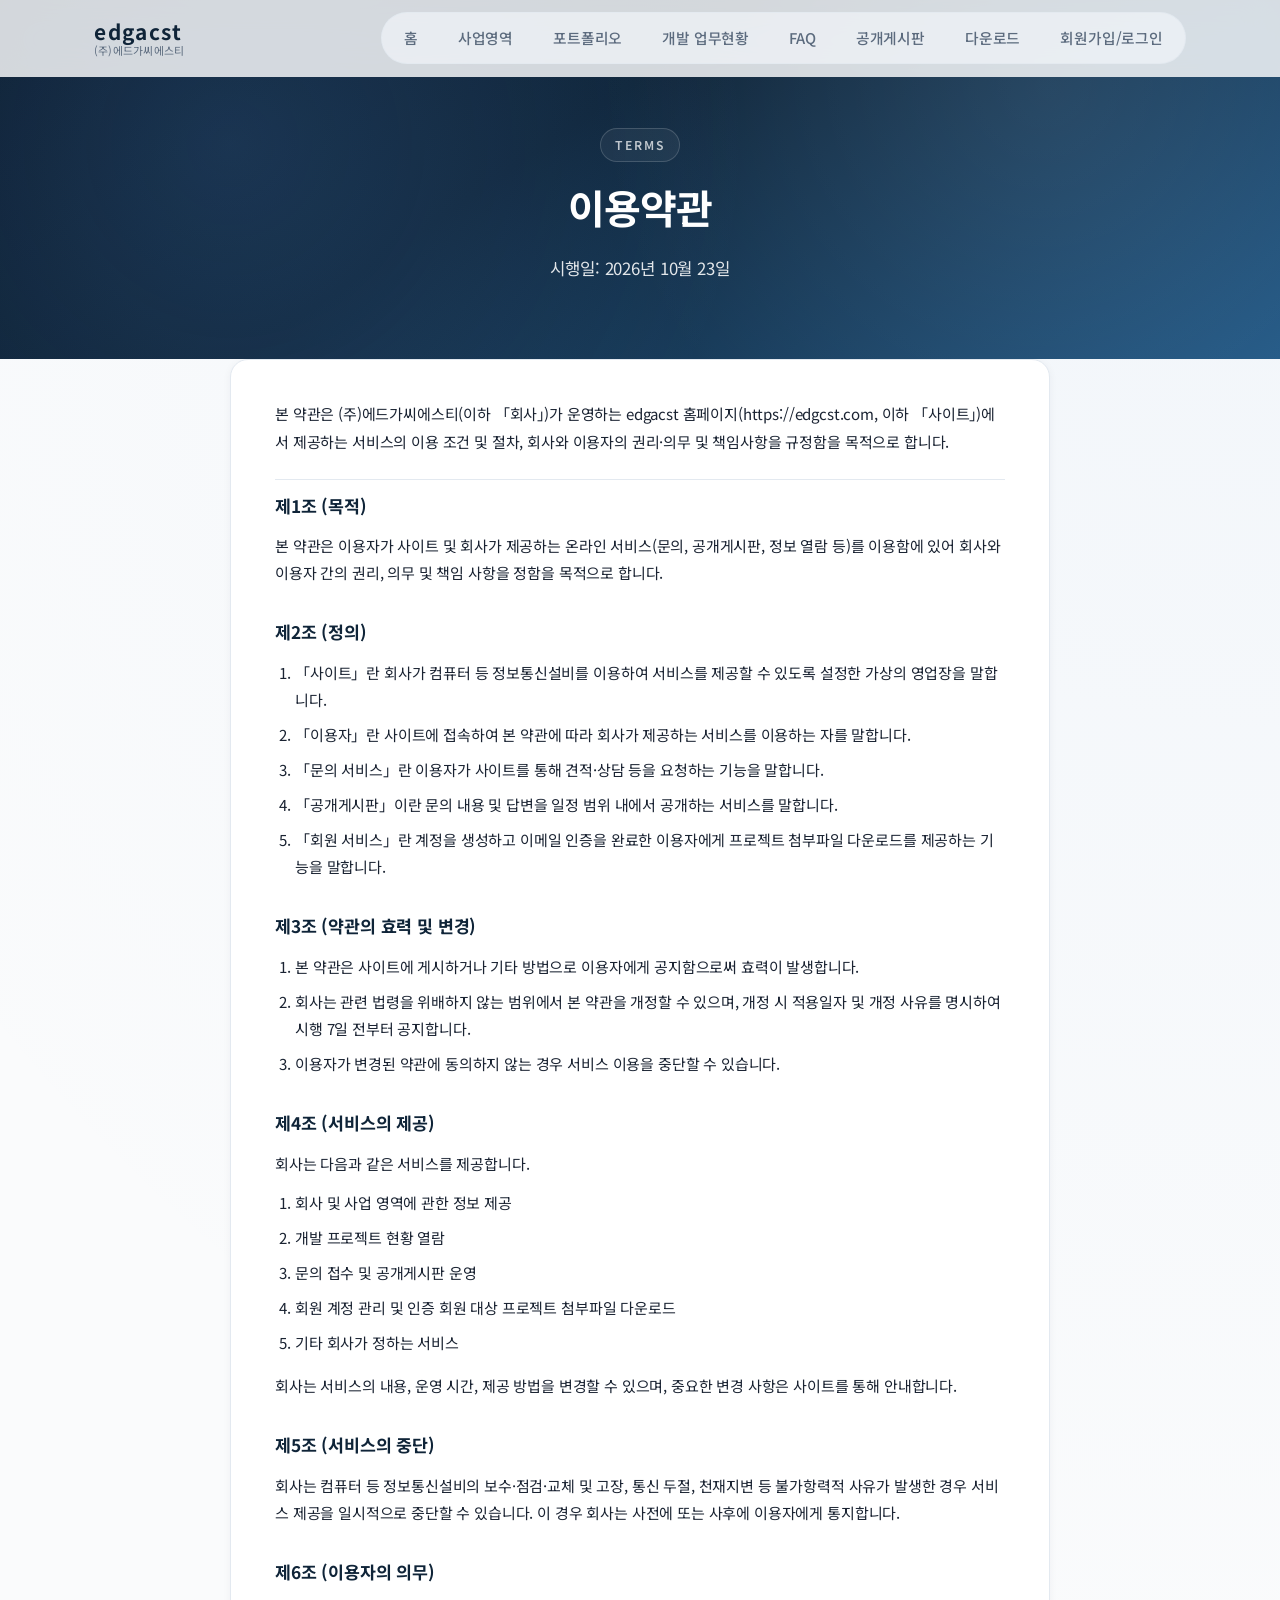
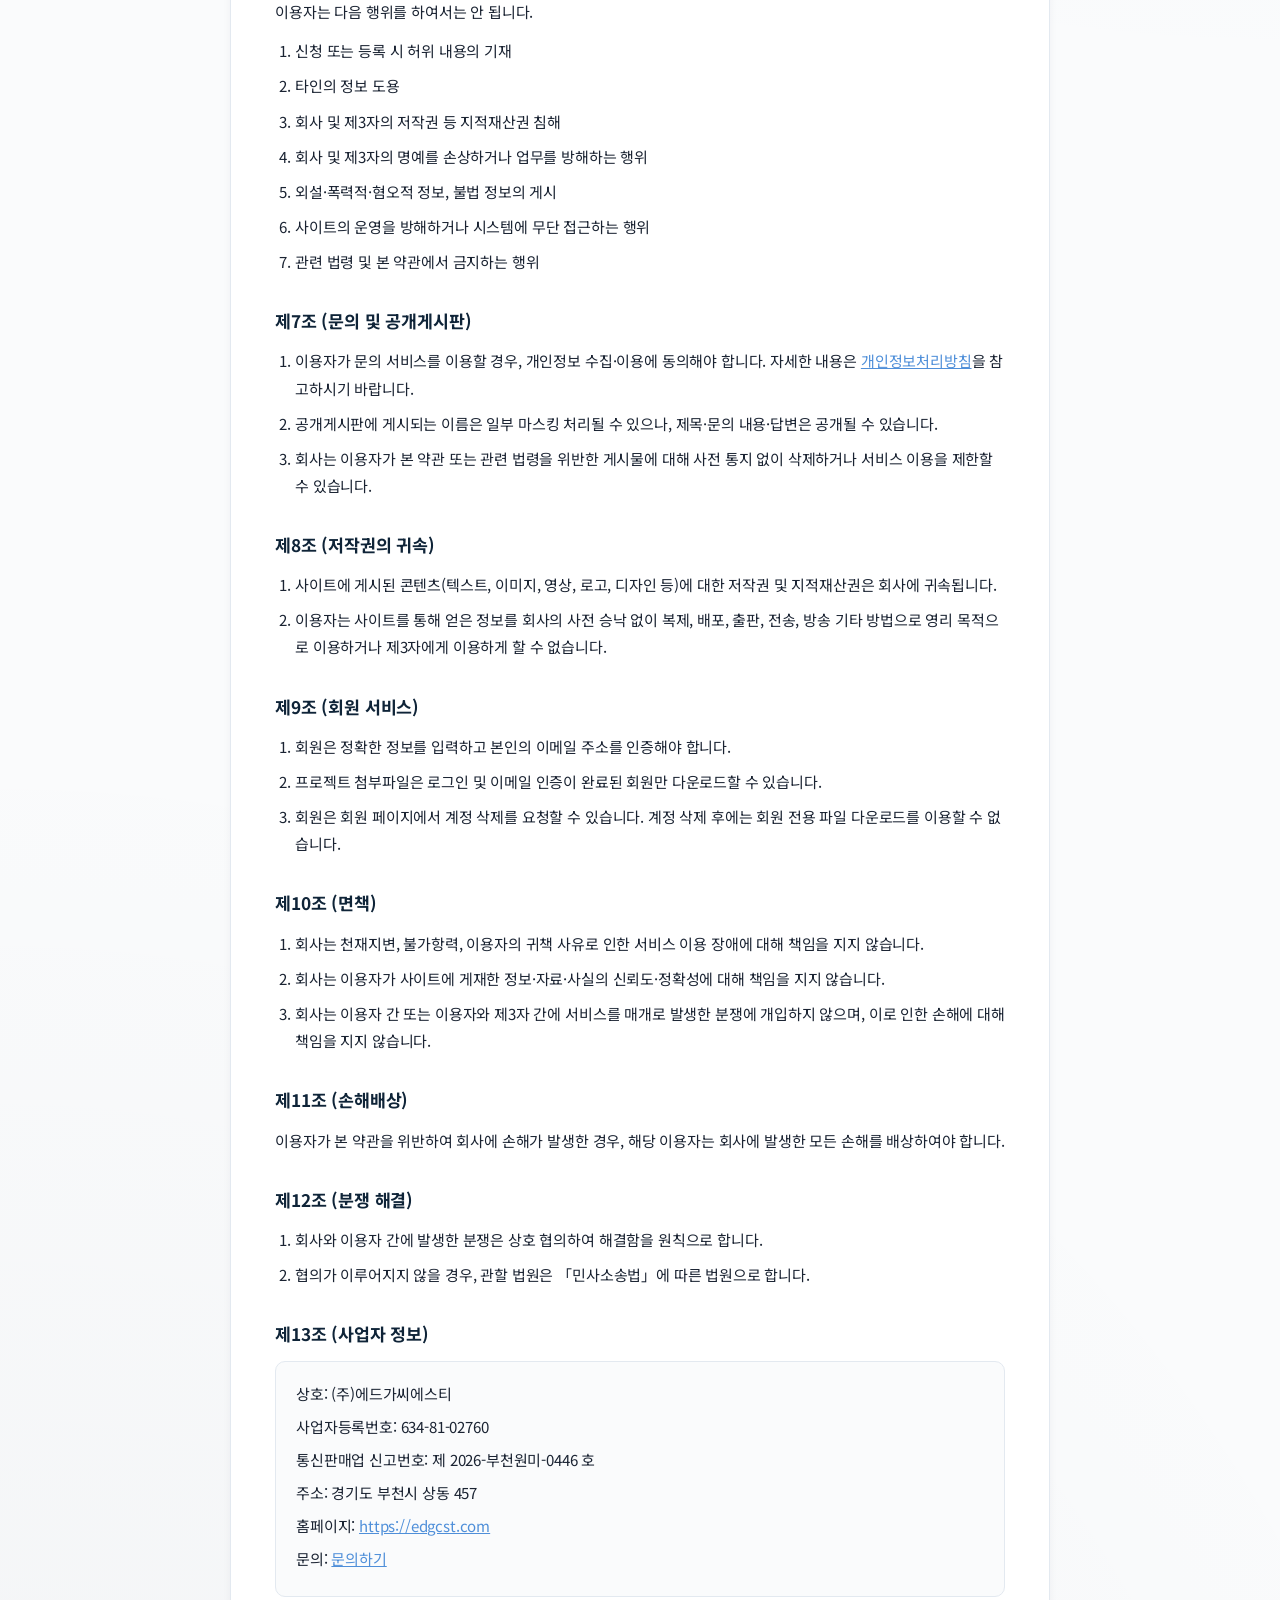
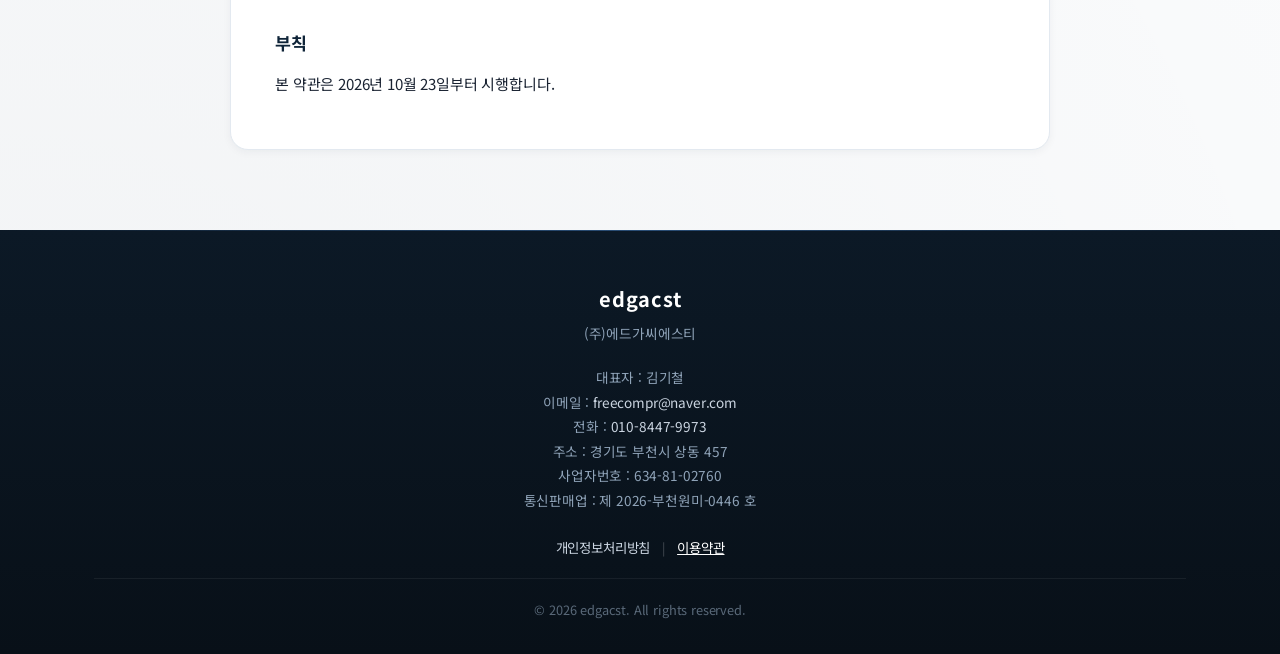
<file: terms.html>
<!DOCTYPE html>
<html lang="ko">
<head>
  <meta charset="UTF-8">
  <meta http-equiv="Cache-Control" content="no-cache, no-store, must-revalidate">
  <meta http-equiv="Pragma" content="no-cache">
  <meta http-equiv="Expires" content="0">
  <meta http-equiv="Content-Security-Policy" content="upgrade-insecure-requests">
  <script src="js/https-redirect.js?v=20260714"></script>
  <script src="js/config.js?v=20261023d"></script>
  <script src="js/analytics.js?v=20260714"></script>
  <meta name="viewport" content="width=device-width, initial-scale=1.0">
  <meta name="description" content="(주)에드가씨에스티 edgacst 홈페이지 이용약관. edgcst.com 서비스 이용 조건 안내.">
  <meta name="robots" content="index, follow">
  <link rel="canonical" href="https://edgcst.com/terms.html">
  <title>이용약관 | edgacst</title>
  <link rel="stylesheet" href="css/style.css?v=20261023a">
  <link rel="preconnect" href="https://fonts.googleapis.com">
  <link rel="preconnect" href="https://fonts.gstatic.com" crossorigin>
  <link href="https://fonts.googleapis.com/css2?family=Noto+Sans+KR:wght@300;400;500;600;700&display=swap" rel="stylesheet">
</head>
<body data-page="terms">
  <header class="header">
    <div class="container header-inner">
      <a href="index.html" class="logo">
        <span class="logo-en">edgacst</span>
        <span class="logo-ko">(주)에드가씨에스티</span>
      </a>
      <nav class="nav">
        <a href="index.html" class="nav-link">홈</a>
        <a href="business.html" class="nav-link">사업영역</a>
        <a href="portfolio.html" class="nav-link">포트폴리오</a>
        <a href="status.html" class="nav-link">개발 업무현황</a>
        <a href="faq.html" class="nav-link">FAQ</a>
        <a href="board.html" class="nav-link">공개게시판</a>
        <a href="download.html" class="nav-link">다운로드</a>
        <a href="members.html" class="nav-link">회원가입/로그인</a>
      </nav>
      <button class="menu-toggle" aria-label="메뉴 열기">
        <span></span>
        <span></span>
        <span></span>
      </button>
    </div>
  </header>

  <main>
    <section class="page-hero">
      <div class="container">
        <span class="page-label">Terms</span>
        <h1 class="page-title">이용약관</h1>
        <p class="page-desc">시행일: 2026년 10월 23일</p>
      </div>
    </section>

    <section class="section legal">
      <div class="container">
        <article class="legal-doc">
          <p class="legal-lead">본 약관은 (주)에드가씨에스티(이하 「회사」)가 운영하는 edgacst 홈페이지(https://edgcst.com, 이하 「사이트」)에서 제공하는 서비스의 이용 조건 및 절차, 회사와 이용자의 권리·의무 및 책임사항을 규정함을 목적으로 합니다.</p>

          <h2>제1조 (목적)</h2>
          <p>본 약관은 이용자가 사이트 및 회사가 제공하는 온라인 서비스(문의, 공개게시판, 정보 열람 등)를 이용함에 있어 회사와 이용자 간의 권리, 의무 및 책임 사항을 정함을 목적으로 합니다.</p>

          <h2>제2조 (정의)</h2>
          <ol class="legal-list">
            <li>「사이트」란 회사가 컴퓨터 등 정보통신설비를 이용하여 서비스를 제공할 수 있도록 설정한 가상의 영업장을 말합니다.</li>
            <li>「이용자」란 사이트에 접속하여 본 약관에 따라 회사가 제공하는 서비스를 이용하는 자를 말합니다.</li>
            <li>「문의 서비스」란 이용자가 사이트를 통해 견적·상담 등을 요청하는 기능을 말합니다.</li>
            <li>「공개게시판」이란 문의 내용 및 답변을 일정 범위 내에서 공개하는 서비스를 말합니다.</li>
            <li>「회원 서비스」란 계정을 생성하고 이메일 인증을 완료한 이용자에게 프로젝트 첨부파일 다운로드를 제공하는 기능을 말합니다.</li>
          </ol>

          <h2>제3조 (약관의 효력 및 변경)</h2>
          <ol class="legal-list">
            <li>본 약관은 사이트에 게시하거나 기타 방법으로 이용자에게 공지함으로써 효력이 발생합니다.</li>
            <li>회사는 관련 법령을 위배하지 않는 범위에서 본 약관을 개정할 수 있으며, 개정 시 적용일자 및 개정 사유를 명시하여 시행 7일 전부터 공지합니다.</li>
            <li>이용자가 변경된 약관에 동의하지 않는 경우 서비스 이용을 중단할 수 있습니다.</li>
          </ol>

          <h2>제4조 (서비스의 제공)</h2>
          <p>회사는 다음과 같은 서비스를 제공합니다.</p>
          <ol class="legal-list">
            <li>회사 및 사업 영역에 관한 정보 제공</li>
            <li>개발 프로젝트 현황 열람</li>
            <li>문의 접수 및 공개게시판 운영</li>
            <li>회원 계정 관리 및 인증 회원 대상 프로젝트 첨부파일 다운로드</li>
            <li>기타 회사가 정하는 서비스</li>
          </ol>
          <p>회사는 서비스의 내용, 운영 시간, 제공 방법을 변경할 수 있으며, 중요한 변경 사항은 사이트를 통해 안내합니다.</p>

          <h2>제5조 (서비스의 중단)</h2>
          <p>회사는 컴퓨터 등 정보통신설비의 보수·점검·교체 및 고장, 통신 두절, 천재지변 등 불가항력적 사유가 발생한 경우 서비스 제공을 일시적으로 중단할 수 있습니다. 이 경우 회사는 사전에 또는 사후에 이용자에게 통지합니다.</p>

          <h2>제6조 (이용자의 의무)</h2>
          <p>이용자는 다음 행위를 하여서는 안 됩니다.</p>
          <ol class="legal-list">
            <li>신청 또는 등록 시 허위 내용의 기재</li>
            <li>타인의 정보 도용</li>
            <li>회사 및 제3자의 저작권 등 지적재산권 침해</li>
            <li>회사 및 제3자의 명예를 손상하거나 업무를 방해하는 행위</li>
            <li>외설·폭력적·혐오적 정보, 불법 정보의 게시</li>
            <li>사이트의 운영을 방해하거나 시스템에 무단 접근하는 행위</li>
            <li>관련 법령 및 본 약관에서 금지하는 행위</li>
          </ol>

          <h2>제7조 (문의 및 공개게시판)</h2>
          <ol class="legal-list">
            <li>이용자가 문의 서비스를 이용할 경우, 개인정보 수집·이용에 동의해야 합니다. 자세한 내용은 <a href="privacy.html">개인정보처리방침</a>을 참고하시기 바랍니다.</li>
            <li>공개게시판에 게시되는 이름은 일부 마스킹 처리될 수 있으나, 제목·문의 내용·답변은 공개될 수 있습니다.</li>
            <li>회사는 이용자가 본 약관 또는 관련 법령을 위반한 게시물에 대해 사전 통지 없이 삭제하거나 서비스 이용을 제한할 수 있습니다.</li>
          </ol>

          <h2>제8조 (저작권의 귀속)</h2>
          <ol class="legal-list">
            <li>사이트에 게시된 콘텐츠(텍스트, 이미지, 영상, 로고, 디자인 등)에 대한 저작권 및 지적재산권은 회사에 귀속됩니다.</li>
            <li>이용자는 사이트를 통해 얻은 정보를 회사의 사전 승낙 없이 복제, 배포, 출판, 전송, 방송 기타 방법으로 영리 목적으로 이용하거나 제3자에게 이용하게 할 수 없습니다.</li>
          </ol>

          <h2>제9조 (회원 서비스)</h2>
          <ol class="legal-list">
            <li>회원은 정확한 정보를 입력하고 본인의 이메일 주소를 인증해야 합니다.</li>
            <li>프로젝트 첨부파일은 로그인 및 이메일 인증이 완료된 회원만 다운로드할 수 있습니다.</li>
            <li>회원은 회원 페이지에서 계정 삭제를 요청할 수 있습니다. 계정 삭제 후에는 회원 전용 파일 다운로드를 이용할 수 없습니다.</li>
          </ol>

          <h2>제10조 (면책)</h2>
          <ol class="legal-list">
            <li>회사는 천재지변, 불가항력, 이용자의 귀책 사유로 인한 서비스 이용 장애에 대해 책임을 지지 않습니다.</li>
            <li>회사는 이용자가 사이트에 게재한 정보·자료·사실의 신뢰도·정확성에 대해 책임을 지지 않습니다.</li>
            <li>회사는 이용자 간 또는 이용자와 제3자 간에 서비스를 매개로 발생한 분쟁에 개입하지 않으며, 이로 인한 손해에 대해 책임을 지지 않습니다.</li>
          </ol>

          <h2>제11조 (손해배상)</h2>
          <p>이용자가 본 약관을 위반하여 회사에 손해가 발생한 경우, 해당 이용자는 회사에 발생한 모든 손해를 배상하여야 합니다.</p>

          <h2>제12조 (분쟁 해결)</h2>
          <ol class="legal-list">
            <li>회사와 이용자 간에 발생한 분쟁은 상호 협의하여 해결함을 원칙으로 합니다.</li>
            <li>협의가 이루어지지 않을 경우, 관할 법원은 「민사소송법」에 따른 법원으로 합니다.</li>
          </ol>

          <h2>제13조 (사업자 정보)</h2>
          <div class="legal-contact">
            <p>상호: (주)에드가씨에스티</p>
            <p>사업자등록번호: 634-81-02760</p>
            <p>통신판매업 신고번호: 제 2026-부천원미-0446 호</p>
            <p>주소: 경기도 부천시 상동 457</p>
            <p>홈페이지: <a href="https://edgcst.com">https://edgcst.com</a></p>
            <p>문의: <a href="inquiry.html">문의하기</a></p>
          </div>

          <h2>부칙</h2>
          <p>본 약관은 2026년 10월 23일부터 시행합니다.</p>
        </article>
      </div>
    </section>
  </main>

  <footer class="footer">
    <div class="container footer-inner">
      <div class="footer-brand">
        <span class="footer-logo">edgacst</span>
        <span class="footer-company">(주)에드가씨에스티</span>
      </div>
      <div class="footer-info">
        <p>대표자 : 김기철</p>
        <p>이메일 : <a href="mailto:freecompr@naver.com">freecompr@naver.com</a></p>
        <p>전화 : <a href="tel:01084479973">010-8447-9973</a></p>
        <p>주소 : 경기도 부천시 상동 457</p>
        <p>사업자번호 : 634-81-02760</p>
        <p>통신판매업 : 제 2026-부천원미-0446 호</p>
      </div>
      <nav class="footer-legal" aria-label="법적 고지">
        <a href="privacy.html">개인정보처리방침</a>
        <span class="footer-legal-divider" aria-hidden="true">|</span>
        <a href="terms.html" aria-current="page">이용약관</a>
      </nav>
      <p class="footer-copy">&copy; 2026 edgacst. All rights reserved.</p>
    </div>
  </footer>

  <script src="js/main.js?v=20261023a"></script>
  <script src="js/member-auth.js?v=20261023a"></script>
</body>
</html>
</file>
<file: css/style.css>
*,
*::before,
*::after {
  box-sizing: border-box;
  margin: 0;
  padding: 0;
}

:root {
  --color-primary: #0f2438;
  --color-primary-light: #1e4976;
  --color-accent: #4f8fd9;
  --color-accent-hover: #3a7ec8;
  --color-accent-soft: rgba(79, 143, 217, 0.12);
  --color-text: #1a2332;
  --color-text-light: #5c6b7e;
  --color-bg: #fafbfc;
  --color-bg-alt: #f3f6fa;
  --color-surface: #ffffff;
  --color-border: #e3e9f0;
  --color-border-soft: rgba(227, 233, 240, 0.9);
  --font-family: 'Noto Sans KR', -apple-system, BlinkMacSystemFont, sans-serif;
  --shadow-sm: 0 2px 8px rgba(15, 36, 56, 0.05);
  --shadow-md: 0 8px 28px rgba(15, 36, 56, 0.08);
  --shadow-lg: 0 16px 48px rgba(15, 36, 56, 0.12);
  --shadow-glow: 0 12px 36px rgba(79, 143, 217, 0.22);
  --radius: 10px;
  --radius-lg: 18px;
  --radius-xl: 24px;
  --transition: 0.28s cubic-bezier(0.4, 0, 0.2, 1);
  --page-transition-duration: 0.28s;
  --page-transition-ease: cubic-bezier(0.4, 0, 0.2, 1);
  --header-height: 76px;
}

#page-transition-overlay {
  position: fixed;
  inset: 0;
  z-index: 99999;
  background: var(--color-primary);
  opacity: 0;
  pointer-events: none;
  transition: opacity var(--page-transition-duration) var(--page-transition-ease);
}

#page-transition-overlay.is-visible,
#page-transition-overlay.is-covering {
  opacity: 1;
  pointer-events: auto;
}

#page-transition-overlay.is-covering {
  transition: none;
}

#page-transition-overlay.is-revealing {
  opacity: 0;
  pointer-events: none;
}

@media (prefers-reduced-motion: reduce) {
  #page-transition-overlay {
    display: none !important;
  }
}

html {
  scroll-behavior: smooth;
}

body {
  font-family: var(--font-family);
  color: var(--color-text);
  background-color: var(--color-bg);
  background-image:
    radial-gradient(circle at 100% 0%, rgba(79, 143, 217, 0.05) 0%, transparent 42%),
    radial-gradient(circle at 0% 100%, rgba(15, 36, 56, 0.04) 0%, transparent 38%);
  line-height: 1.65;
  letter-spacing: -0.01em;
  -webkit-font-smoothing: antialiased;
  -moz-osx-font-smoothing: grayscale;
}

.container {
  max-width: 1140px;
  margin: 0 auto;
  padding: 0 24px;
}

/* Header */
.header {
  position: fixed;
  top: 0;
  left: 0;
  right: 0;
  z-index: 200;
  background: rgba(255, 255, 255, 0.82);
  backdrop-filter: blur(18px) saturate(1.2);
  -webkit-backdrop-filter: blur(18px) saturate(1.2);
  border-bottom: 1px solid transparent;
  transition: background var(--transition), box-shadow var(--transition), border-color var(--transition);
}

.header.header-scrolled {
  background: rgba(255, 255, 255, 0.94);
  border-bottom-color: var(--color-border-soft);
  box-shadow: 0 6px 24px rgba(15, 36, 56, 0.06);
}

.header-inner {
  display: flex;
  align-items: center;
  justify-content: space-between;
  height: 76px;
}

.logo {
  display: flex;
  flex-direction: column;
  text-decoration: none;
  line-height: 1.2;
  transition: opacity var(--transition);
}

.logo:hover {
  opacity: 0.85;
}

.logo-en {
  font-size: 1.3rem;
  font-weight: 700;
  color: var(--color-primary);
  letter-spacing: 0.08em;
}

.logo-ko {
  font-size: 0.68rem;
  color: var(--color-text-light);
  font-weight: 400;
  letter-spacing: 0.02em;
}

.nav {
  display: flex;
  gap: 4px;
  padding: 4px;
  background: rgba(243, 246, 250, 0.7);
  border: 1px solid var(--color-border-soft);
  border-radius: 999px;
}

.nav-link {
  position: relative;
  padding: 9px 18px;
  text-decoration: none;
  color: var(--color-text-light);
  font-size: 0.92rem;
  font-weight: 500;
  border-radius: 999px;
  transition: color var(--transition), background var(--transition), box-shadow var(--transition);
}

.nav-link:hover {
  color: var(--color-primary);
  background: rgba(255, 255, 255, 0.85);
}

.nav .nav-link.active,
.header .nav-link.active {
  color: #fff !important;
  font-weight: 600;
  background: linear-gradient(135deg, #5b9ae0 0%, var(--color-accent) 55%, var(--color-accent-hover) 100%) !important;
  box-shadow: 0 4px 14px rgba(79, 143, 217, 0.38);
}

.nav .nav-link.active:hover,
.header .nav-link.active:hover {
  color: #fff !important;
  background: linear-gradient(135deg, #6aa5e4 0%, #4a85cc 100%) !important;
}

.menu-toggle {
  display: none;
  flex-direction: column;
  gap: 5px;
  background: none;
  border: none;
  cursor: pointer;
  padding: 4px;
}

.menu-toggle span {
  display: block;
  width: 24px;
  height: 2px;
  background: var(--color-text);
  border-radius: 2px;
  transition: var(--transition);
}

/* Hero */
.hero {
  position: relative;
  min-height: min(88vh, 780px);
  display: flex;
  align-items: center;
  overflow: hidden;
}

.hero::after {
  content: '';
  position: absolute;
  bottom: 0;
  left: 0;
  right: 0;
  height: 140px;
  background: linear-gradient(to top, var(--color-bg-alt) 0%, transparent 100%);
  z-index: 2;
  pointer-events: none;
}

.hero-bg {
  position: absolute;
  inset: 0;
  background: linear-gradient(135deg, #0f172a 0%, #1a3a5c 50%, #1e3a5f 100%);
}

.hero-video {
  position: absolute;
  inset: 0;
  width: 100%;
  height: 100%;
  object-fit: cover;
  transform: scale(1.04);
  filter: saturate(0.9) contrast(1.05);
}

.hero-overlay {
  position: absolute;
  inset: 0;
  background: linear-gradient(
    100deg,
    rgba(6, 14, 28, 0.78) 0%,
    rgba(12, 32, 58, 0.52) 50%,
    rgba(18, 48, 82, 0.38) 100%
  );
}

.hero-glow {
  position: absolute;
  inset: 0;
  background: linear-gradient(180deg, transparent 55%, rgba(6, 14, 28, 0.25) 100%);
  pointer-events: none;
}

.hero-content {
  position: relative;
  z-index: 1;
  color: #fff;
  padding: calc(72px + var(--header-height)) 24px 88px;
  max-width: 820px;
}

.hero-reveal {
  opacity: 0;
  transform: translateY(36px);
  animation: hero-reveal-up 1s cubic-bezier(0.22, 1, 0.36, 1) forwards;
  animation-delay: calc(0.18s + var(--hero-i, 0) * 0.14s);
}

.hero-label {
  display: inline-flex;
  align-items: center;
  gap: 10px;
  font-size: 0.82rem;
  font-weight: 600;
  letter-spacing: 0.2em;
  text-transform: uppercase;
  color: #7dd3fc;
  margin-bottom: 28px;
  padding: 9px 16px 9px 14px;
  border: 1px solid rgba(125, 211, 252, 0.4);
  border-radius: 999px;
  background: rgba(8, 20, 38, 0.65);
}

.hero-label::before {
  content: '';
  width: 7px;
  height: 7px;
  border-radius: 50%;
  background: #38bdf8;
  box-shadow: 0 0 0 3px rgba(56, 189, 248, 0.25);
}

.hero-title {
  display: flex;
  flex-direction: column;
  gap: 8px;
  font-size: clamp(2.85rem, 8vw, 5rem);
  font-weight: 800;
  line-height: 1.25;
  margin-bottom: 28px;
  letter-spacing: -0.03em;
  overflow: visible;
}

.hero-title-line,
.hero-title-accent-wrap {
  display: block;
  overflow: visible;
  padding-bottom: 0.06em;
}

.hero-title-line {
  color: #f8fafc;
}

.hero-title-accent-wrap {
  line-height: 1.25;
}

.hero-title-accent {
  display: inline-block;
  color: #67e8f9;
  background-image: linear-gradient(
    92deg,
    #38bdf8 0%,
    #60a5fa 30%,
    #818cf8 55%,
    #22d3ee 100%
  );
  -webkit-background-clip: text;
  background-clip: text;
  -webkit-text-fill-color: transparent;
}

.hero-desc {
  font-size: clamp(1.12rem, 2.5vw, 1.42rem);
  line-height: 1.8;
  color: #cbd5e1;
  max-width: 820px;
  margin-bottom: 42px;
  font-weight: 400;
}

.hero-desc-line {
  display: block;
}

.hero-desc-line-primary {
  white-space: nowrap;
}

.hero-actions {
  display: flex;
  gap: 14px;
  flex-wrap: wrap;
}

.btn-hero-primary {
  padding: 15px 36px;
  font-size: 1rem;
  font-weight: 700;
  box-shadow: 0 12px 32px rgba(56, 189, 248, 0.35);
}

.btn-hero-outline {
  padding: 15px 34px;
  color: #e0f2fe;
  border: 1.5px solid rgba(125, 211, 252, 0.55);
  background: rgba(8, 20, 38, 0.55);
  border-radius: var(--radius);
  font-size: 0.98rem;
  font-weight: 600;
  text-decoration: none;
  transition: var(--transition);
}

.btn-hero-outline:hover {
  background: rgba(14, 36, 64, 0.75);
  border-color: #7dd3fc;
  color: #fff;
  transform: translateY(-1px);
}

.hero-video-credit {
  margin-top: 28px;
  font-size: 0.68rem;
  color: rgba(255, 255, 255, 0.35);
}

.hero-video-credit a {
  color: rgba(255, 255, 255, 0.45);
  text-decoration: underline;
}

@keyframes hero-reveal-up {
  from {
    opacity: 0;
    transform: translateY(36px);
  }
  to {
    opacity: 1;
    transform: translateY(0);
  }
}

@supports not ((-webkit-background-clip: text) or (background-clip: text)) {
  .hero-title-accent {
    -webkit-text-fill-color: currentColor;
    color: #67e8f9;
    background-image: none;
  }
}

@media (prefers-reduced-motion: reduce) {
  .hero-video {
    display: none;
  }

  .hero-reveal {
    opacity: 1;
    transform: none;
    animation: none;
  }
}

/* Buttons */
.btn {
  display: inline-flex;
  align-items: center;
  justify-content: center;
  padding: 12px 28px;
  font-size: 0.94rem;
  font-weight: 600;
  font-family: var(--font-family);
  text-decoration: none;
  border-radius: var(--radius);
  border: 1px solid transparent;
  cursor: pointer;
  transition: transform var(--transition), box-shadow var(--transition), background var(--transition), border-color var(--transition), color var(--transition);
}

.btn:hover {
  transform: translateY(-1px);
}

.btn:active {
  transform: translateY(0);
}

.btn-primary {
  background: linear-gradient(135deg, #5b9ae0 0%, var(--color-accent) 55%, var(--color-accent-hover) 100%);
  color: #fff;
  border-color: transparent;
  box-shadow: var(--shadow-glow);
}

.btn-primary:hover {
  background: linear-gradient(135deg, #6aa5e4 0%, #4a85cc 100%);
  box-shadow: 0 14px 32px rgba(79, 143, 217, 0.32);
}

.btn-outline {
  background: transparent;
  color: #fff;
  border-color: rgba(255, 255, 255, 0.5);
}

.btn-outline:hover {
  background: rgba(255, 255, 255, 0.1);
  border-color: #fff;
}

.btn-full {
  width: 100%;
}

/* Sections */
.section {
  padding: 80px 0;
}

.section-header {
  text-align: center;
  margin-bottom: 48px;
}

.section-desc {
  margin-top: 12px;
  font-size: 1rem;
  line-height: 1.7;
  color: var(--color-text-light);
  max-width: 560px;
  margin-left: auto;
  margin-right: auto;
}

.section-label {
  display: inline-flex;
  align-items: center;
  gap: 14px;
  font-size: 0.78rem;
  font-weight: 600;
  color: var(--color-accent);
  letter-spacing: 0.16em;
  text-transform: uppercase;
  margin-bottom: 12px;
}

.section-label::before,
.section-label::after {
  content: '';
  width: 28px;
  height: 1px;
  background: linear-gradient(90deg, transparent, var(--color-accent));
}

.section-label::after {
  background: linear-gradient(90deg, var(--color-accent), transparent);
}

.section-title {
  font-size: clamp(1.75rem, 3vw, 2.15rem);
  font-weight: 700;
  color: var(--color-primary);
  letter-spacing: -0.03em;
}

/* About */
.about {
  background: var(--color-bg-alt);
}

.about-grid {
  display: grid;
  grid-template-columns: repeat(3, 1fr);
  gap: 24px;
}

.about-card {
  position: relative;
  overflow: hidden;
  background: var(--color-surface);
  padding: 38px 30px;
  border-radius: var(--radius-lg);
  border: 1px solid var(--color-border-soft);
  box-shadow: var(--shadow-sm);
  transition: transform var(--transition), box-shadow var(--transition), border-color var(--transition);
}

.about-card::before {
  content: '';
  position: absolute;
  top: 0;
  left: 0;
  right: 0;
  height: 3px;
  background: linear-gradient(90deg, var(--color-primary), var(--color-accent));
  opacity: 0;
  transition: opacity var(--transition);
}

.about-card:hover {
  box-shadow: var(--shadow-md);
  transform: translateY(-6px);
  border-color: rgba(79, 143, 217, 0.25);
}

.about-card:hover::before {
  opacity: 1;
}

.about-icon {
  font-size: 1.35rem;
  font-weight: 700;
  color: var(--color-accent);
  margin-bottom: 18px;
  letter-spacing: 0.06em;
}

.about-card h3 {
  font-size: 1.15rem;
  font-weight: 600;
  margin-bottom: 10px;
  color: var(--color-primary);
}

.about-card p {
  font-size: 0.95rem;
  color: var(--color-text-light);
  line-height: 1.7;
}

/* CTA */
.cta {
  position: relative;
  overflow: hidden;
  background: linear-gradient(135deg, #0a1929 0%, var(--color-primary) 48%, #1a4a72 100%);
  color: #fff;
  text-align: center;
}

.cta::before {
  content: '';
  position: absolute;
  inset: 0;
  background:
    radial-gradient(circle at 15% 50%, rgba(96, 165, 250, 0.18) 0%, transparent 45%),
    radial-gradient(circle at 85% 30%, rgba(255, 255, 255, 0.06) 0%, transparent 40%);
  pointer-events: none;
}

.cta .container {
  position: relative;
  z-index: 1;
}

.cta-actions {
  display: flex;
  gap: 12px;
  justify-content: center;
  flex-wrap: wrap;
}

.cta-inner h2 {
  font-size: 1.75rem;
  font-weight: 700;
  margin-bottom: 12px;
}

.cta-inner p {
  opacity: 0.85;
  margin-bottom: 28px;
}

.cta .btn-primary {
  background: #fff;
  color: var(--color-primary);
  border-color: #fff;
}

.cta .btn-primary:hover {
  background: rgba(255, 255, 255, 0.9);
}

.cta .btn-outline-dark {
  color: #fff;
  border-color: rgba(255, 255, 255, 0.75);
  background: rgba(255, 255, 255, 0.08);
}

.cta .btn-outline-dark:hover {
  color: var(--color-primary);
  background: #fff;
  border-color: #fff;
}

/* Page Hero */
.page-hero {
  position: relative;
  overflow: hidden;
  background: linear-gradient(145deg, #0a1929 0%, var(--color-primary) 42%, #245a87 100%);
  color: #fff;
  padding: calc(52px + var(--header-height)) 0 76px;
  text-align: center;
}

.page-hero::before {
  content: '';
  position: absolute;
  inset: 0;
  background:
    radial-gradient(circle at 18% 40%, rgba(96, 165, 250, 0.16) 0%, transparent 48%),
    radial-gradient(circle at 82% 25%, rgba(255, 255, 255, 0.07) 0%, transparent 42%);
  pointer-events: none;
}

.page-hero .container {
  position: relative;
  z-index: 1;
}

.page-label {
  display: inline-flex;
  align-items: center;
  gap: 10px;
  font-size: 0.76rem;
  font-weight: 600;
  letter-spacing: 0.18em;
  text-transform: uppercase;
  color: rgba(255, 255, 255, 0.72);
  margin-bottom: 12px;
  padding: 6px 14px;
  border: 1px solid rgba(255, 255, 255, 0.16);
  border-radius: 999px;
  background: rgba(255, 255, 255, 0.05);
}

.page-title {
  font-size: clamp(2rem, 4vw, 2.5rem);
  font-weight: 700;
  margin-bottom: 14px;
  letter-spacing: -0.03em;
}

.page-desc {
  opacity: 0.88;
  font-size: 1.05rem;
  max-width: 560px;
  margin: 0 auto;
  line-height: 1.75;
}

/* Business */
.business-grid {
  display: grid;
  grid-template-columns: repeat(2, 1fr);
  gap: 24px;
}

.business-card {
  position: relative;
  background: var(--color-surface);
  border: 1px solid var(--color-border-soft);
  border-radius: var(--radius-lg);
  padding: 38px 34px;
  box-shadow: var(--shadow-sm);
  transition: transform var(--transition), box-shadow var(--transition), border-color var(--transition);
}

.business-card::after {
  content: '';
  position: absolute;
  inset: 0;
  border-radius: inherit;
  background: linear-gradient(135deg, rgba(79, 143, 217, 0.04) 0%, transparent 55%);
  opacity: 0;
  transition: opacity var(--transition);
  pointer-events: none;
}

.business-card:hover {
  border-color: rgba(79, 143, 217, 0.35);
  box-shadow: var(--shadow-md);
  transform: translateY(-4px);
}

.business-card:hover::after {
  opacity: 1;
}

.business-number {
  font-size: 2.1rem;
  font-weight: 700;
  color: rgba(79, 143, 217, 0.18);
  margin-bottom: 14px;
  letter-spacing: 0.04em;
}

.business-card h3 {
  font-size: 1.25rem;
  font-weight: 600;
  color: var(--color-primary);
  margin-bottom: 12px;
}

.business-card p {
  color: var(--color-text-light);
  line-height: 1.8;
  font-size: 0.95rem;
}

.business-detail-list {
  display: flex;
  flex-direction: column;
  gap: 24px;
  margin-top: 48px;
}

.business-detail {
  background: var(--color-surface);
  border: 1px solid var(--color-border-soft);
  border-radius: var(--radius-lg);
  overflow: hidden;
  box-shadow: var(--shadow-sm);
}

.business-detail-header {
  display: flex;
  align-items: flex-start;
  gap: 18px;
  padding: 28px 30px;
  background: linear-gradient(135deg, rgba(79, 143, 217, 0.08) 0%, transparent 70%);
  border-bottom: 1px solid var(--color-border-soft);
}

.business-detail-num {
  font-size: 1.6rem;
  font-weight: 700;
  color: rgba(79, 143, 217, 0.35);
  line-height: 1;
  flex-shrink: 0;
}

.business-detail-header h2 {
  font-size: 1.28rem;
  font-weight: 700;
  color: var(--color-primary);
  margin-bottom: 6px;
}

.business-detail-header p {
  font-size: 0.92rem;
  color: var(--color-text-light);
}

.business-detail-body {
  display: grid;
  grid-template-columns: repeat(3, 1fr);
  gap: 0;
}

.business-detail-block {
  padding: 24px 26px;
  border-right: 1px solid var(--color-border-soft);
}

.business-detail-block:last-child {
  border-right: none;
}

.business-detail-block h3 {
  font-size: 0.82rem;
  font-weight: 700;
  color: var(--color-accent);
  margin-bottom: 12px;
  letter-spacing: 0.02em;
}

.business-detail-block ul {
  margin: 0;
  padding-left: 1.1rem;
  font-size: 0.9rem;
  line-height: 1.75;
  color: var(--color-text);
}

.business-detail-block li {
  margin-bottom: 6px;
}

.business-detail-block p {
  font-size: 0.9rem;
  line-height: 1.75;
  color: var(--color-text);
}

.business-bottom-cta {
  margin-top: 40px;
  text-align: center;
  padding: 36px 24px;
  background: var(--color-bg);
  border: 1px solid var(--color-border);
  border-radius: var(--radius-lg);
}

.business-bottom-cta p {
  margin-bottom: 18px;
  color: var(--color-text-light);
}

/* Home stats & process */
.home-stats {
  padding-top: 0;
  margin-top: -28px;
  position: relative;
  z-index: 2;
}

.home-stats-grid {
  display: grid;
  grid-template-columns: repeat(4, 1fr);
  gap: 16px;
}

.home-stat-card {
  display: flex;
  flex-direction: column;
  align-items: center;
  justify-content: center;
  gap: 6px;
  padding: 28px 16px;
  background: var(--color-surface);
  border: 1px solid var(--color-border-soft);
  border-radius: var(--radius-lg);
  box-shadow: var(--shadow-md);
}

.home-stat-num {
  font-size: 2rem;
  font-weight: 700;
  color: var(--color-accent);
  line-height: 1;
}

.home-stat-label {
  font-size: 0.88rem;
  color: var(--color-text-light);
  font-weight: 500;
}

.home-process {
  background: var(--color-bg);
}

.process-steps {
  display: grid;
  grid-template-columns: repeat(4, 1fr);
  gap: 20px;
  list-style: none;
  margin: 0;
  padding: 0;
  counter-reset: process;
}

.process-step {
  position: relative;
  background: var(--color-surface);
  border: 1px solid var(--color-border-soft);
  border-radius: var(--radius-lg);
  padding: 28px 22px;
  box-shadow: var(--shadow-sm);
}

.process-step-num {
  display: inline-flex;
  align-items: center;
  justify-content: center;
  width: 36px;
  height: 36px;
  margin-bottom: 14px;
  border-radius: 50%;
  background: linear-gradient(135deg, var(--color-accent) 0%, #3b6ea8 100%);
  color: #fff;
  font-size: 0.82rem;
  font-weight: 700;
}

.process-step h3 {
  font-size: 1.05rem;
  font-weight: 700;
  color: var(--color-primary);
  margin-bottom: 8px;
}

.process-step p {
  font-size: 0.9rem;
  line-height: 1.7;
  color: var(--color-text-light);
}

/* FAQ */
.faq-list {
  max-width: 820px;
  margin: 0 auto;
  display: flex;
  flex-direction: column;
  gap: 12px;
}

.faq-item {
  background: var(--color-surface);
  border: 1px solid var(--color-border-soft);
  border-radius: var(--radius-lg);
  overflow: hidden;
  box-shadow: var(--shadow-sm);
}

.faq-question {
  width: 100%;
  display: flex;
  align-items: center;
  justify-content: space-between;
  gap: 16px;
  padding: 20px 22px;
  border: none;
  background: transparent;
  font-family: var(--font-family);
  font-size: 1rem;
  font-weight: 600;
  color: var(--color-primary);
  text-align: left;
  cursor: pointer;
  transition: background var(--transition);
}

.faq-question:hover {
  background: var(--color-bg);
}

.faq-icon {
  position: relative;
  width: 18px;
  height: 18px;
  flex-shrink: 0;
}

.faq-icon::before,
.faq-icon::after {
  content: '';
  position: absolute;
  top: 50%;
  left: 50%;
  background: var(--color-accent);
  transform: translate(-50%, -50%);
  transition: transform var(--transition);
}

.faq-icon::before {
  width: 14px;
  height: 2px;
}

.faq-icon::after {
  width: 2px;
  height: 14px;
}

.faq-item.open .faq-icon::after {
  transform: translate(-50%, -50%) rotate(90deg);
  opacity: 0;
}

.faq-answer {
  display: none;
  padding: 0 22px 20px;
}

.faq-item.open .faq-answer {
  display: block;
}

.faq-answer p {
  font-size: 0.94rem;
  line-height: 1.8;
  color: var(--color-text);
}

.faq-answer a {
  color: var(--color-accent);
  text-decoration: underline;
}

.faq-cta {
  max-width: 820px;
  margin: 48px auto 0;
  text-align: center;
  padding: 40px 28px;
  background: linear-gradient(135deg, rgba(79, 143, 217, 0.08) 0%, rgba(26, 61, 92, 0.04) 100%);
  border: 1px solid var(--color-border-soft);
  border-radius: var(--radius-lg);
}

.faq-cta h2 {
  font-size: 1.25rem;
  font-weight: 700;
  color: var(--color-primary);
  margin-bottom: 8px;
}

.faq-cta p {
  color: var(--color-text-light);
  margin-bottom: 20px;
}

/* Portfolio */
.portfolio-toolbar {
  display: flex;
  flex-wrap: wrap;
  align-items: center;
  justify-content: space-between;
  gap: 16px;
  margin-bottom: 28px;
}

.portfolio-filters {
  display: flex;
  flex-wrap: wrap;
  gap: 8px;
}

.portfolio-filter {
  padding: 8px 16px;
  font-size: 0.88rem;
  font-family: var(--font-family);
  font-weight: 500;
  color: var(--color-text-light);
  background: var(--color-surface);
  border: 1px solid var(--color-border);
  border-radius: 999px;
  cursor: pointer;
  transition: var(--transition);
}

.portfolio-filter:hover,
.portfolio-filter.active {
  color: #fff;
  background: linear-gradient(135deg, var(--color-accent) 0%, #3b6ea8 100%);
  border-color: transparent;
}

.portfolio-count {
  font-size: 0.9rem;
  color: var(--color-text-light);
}

.portfolio-loading {
  display: flex;
  align-items: center;
  justify-content: center;
  gap: 12px;
  padding: 48px 20px;
  color: var(--color-text-light);
}

.portfolio-grid,
.home-portfolio-grid {
  display: grid;
  grid-template-columns: repeat(3, 1fr);
  gap: 24px;
}

.portfolio-card {
  display: flex;
  flex-direction: column;
  background: var(--color-surface);
  border: 1px solid var(--color-border-soft);
  border-radius: var(--radius-lg);
  overflow: hidden;
  box-shadow: var(--shadow-sm);
  cursor: pointer;
  transition: transform var(--transition), box-shadow var(--transition), border-color var(--transition);
}

.portfolio-card:hover,
.portfolio-card:focus-visible {
  transform: translateY(-4px);
  box-shadow: var(--shadow-md);
  border-color: rgba(79, 143, 217, 0.35);
  outline: none;
}

.portfolio-card-media {
  position: relative;
  aspect-ratio: 16 / 10;
  background: linear-gradient(135deg, #e8f0fa 0%, #f4f7fb 100%);
  overflow: hidden;
}

.portfolio-card-image {
  width: 100%;
  height: 100%;
  object-fit: cover;
}

.portfolio-card-placeholder {
  display: flex;
  align-items: center;
  justify-content: center;
  width: 100%;
  height: 100%;
  background: linear-gradient(135deg, rgba(79, 143, 217, 0.18) 0%, rgba(26, 61, 92, 0.08) 100%);
}

.portfolio-card-placeholder span {
  font-size: 2.4rem;
  font-weight: 700;
  color: rgba(79, 143, 217, 0.45);
}

.portfolio-card-badge {
  position: absolute;
  top: 12px;
  left: 12px;
}

.portfolio-card-body {
  display: flex;
  flex-direction: column;
  flex: 1;
  padding: 22px 22px 20px;
  gap: 10px;
}

.portfolio-card-title {
  font-size: 1.12rem;
  font-weight: 700;
  color: var(--color-primary);
  line-height: 1.4;
}

.portfolio-card-meta {
  font-size: 0.82rem;
  color: var(--color-text-light);
}

.portfolio-card-desc {
  font-size: 0.92rem;
  line-height: 1.7;
  color: var(--color-text);
  flex: 1;
}

.portfolio-card-progress {
  display: flex;
  align-items: center;
  gap: 10px;
}

.portfolio-card-progress .progress-track {
  flex: 1;
  height: 6px;
}

.portfolio-card-actions {
  display: flex;
  align-items: center;
  justify-content: space-between;
  gap: 10px;
  margin-top: 4px;
}

.portfolio-card-more {
  font-size: 0.86rem;
  font-weight: 600;
  color: var(--color-accent);
}

.portfolio-card-link {
  flex-shrink: 0;
}

.portfolio-card--compact .portfolio-card-body {
  padding: 18px;
}

.portfolio-card--compact .portfolio-card-title {
  font-size: 1rem;
}

.home-portfolio-header {
  display: flex;
  align-items: flex-end;
  justify-content: space-between;
  gap: 16px;
  margin-bottom: 28px;
}

.home-portfolio-header .section-header {
  margin-bottom: 0;
}

.portfolio-modal {
  position: fixed;
  inset: 0;
  z-index: 2000;
  display: flex;
  align-items: center;
  justify-content: center;
  padding: 24px;
}

.portfolio-modal.hidden {
  display: none;
}

.portfolio-modal-backdrop {
  position: absolute;
  inset: 0;
  background: rgba(8, 16, 24, 0.62);
  backdrop-filter: blur(4px);
}

.portfolio-modal-dialog {
  position: relative;
  width: min(760px, 100%);
  max-height: min(88vh, 900px);
  overflow: auto;
  background: var(--color-surface);
  border-radius: var(--radius-lg);
  box-shadow: var(--shadow-lg);
  padding: 28px 28px 32px;
}

.portfolio-modal-close {
  position: absolute;
  top: 14px;
  right: 14px;
  width: 36px;
  height: 36px;
  border: none;
  border-radius: 50%;
  background: var(--color-bg);
  color: var(--color-text);
  font-size: 1.4rem;
  line-height: 1;
  cursor: pointer;
}

.portfolio-modal-header {
  margin-bottom: 20px;
  padding-right: 36px;
}

.portfolio-modal-title {
  font-size: 1.5rem;
  font-weight: 700;
  color: var(--color-primary);
  margin: 10px 0 8px;
}

.portfolio-modal-meta {
  font-size: 0.9rem;
  color: var(--color-text-light);
}

.portfolio-modal-hero {
  margin-bottom: 20px;
  border-radius: var(--radius);
  overflow: hidden;
  border: 1px solid var(--color-border);
}

.portfolio-modal-hero img {
  width: 100%;
  max-height: 320px;
  object-fit: cover;
}

.portfolio-modal-actions {
  display: flex;
  flex-wrap: wrap;
  gap: 10px;
  margin-top: 20px;
}

@media (max-width: 1024px) {
  .portfolio-grid,
  .home-portfolio-grid {
    grid-template-columns: repeat(2, 1fr);
  }
}

@media (max-width: 640px) {
  .portfolio-grid,
  .home-portfolio-grid {
    grid-template-columns: 1fr;
  }

  .portfolio-modal {
    padding: 12px;
  }

  .portfolio-modal-dialog {
    padding: 22px 18px 24px;
  }
}

/* Status */
.status-toolbar {
  display: flex;
  justify-content: space-between;
  align-items: center;
  margin-bottom: 24px;
}

.status-updated {
  font-size: 0.9rem;
  color: var(--color-text-light);
}

.btn-admin {
  padding: 8px 20px;
  font-size: 0.9rem;
  font-family: var(--font-family);
  font-weight: 500;
  background: var(--color-bg-alt);
  color: var(--color-primary);
  border: 1px solid var(--color-border);
  border-radius: var(--radius);
  cursor: pointer;
  transition: var(--transition);
}

.btn-admin:hover {
  border-color: var(--color-accent);
  color: var(--color-accent);
}

.btn-outline-dark {
  padding: 10px 20px;
  font-size: 0.9rem;
  font-family: var(--font-family);
  font-weight: 500;
  background: transparent;
  color: var(--color-text);
  border: 1px solid var(--color-border);
  border-radius: var(--radius);
  cursor: pointer;
  transition: var(--transition);
}

.btn-outline-dark:hover {
  border-color: var(--color-primary);
  color: var(--color-primary);
}

.hidden {
  display: none !important;
}

.admin-panel {
  background: var(--color-surface);
  border: 1px solid var(--color-border-soft);
  border-radius: var(--radius-lg);
  padding: 30px;
  margin-bottom: 32px;
  box-shadow: var(--shadow-sm);
}

.admin-panel-header {
  display: flex;
  justify-content: space-between;
  align-items: center;
  margin-bottom: 20px;
}

.admin-panel-header h2 {
  font-size: 1.15rem;
  font-weight: 600;
  color: var(--color-primary);
}

.admin-form-grid {
  display: grid;
  grid-template-columns: repeat(3, 1fr);
  gap: 16px;
  margin-bottom: 4px;
}

.admin-form .form-group select {
  width: 100%;
  padding: 12px 16px;
  font-size: 0.95rem;
  font-family: var(--font-family);
  border: 1px solid var(--color-border);
  border-radius: var(--radius);
  background: var(--color-bg);
}

.admin-form .form-group select:focus {
  outline: none;
  border-color: var(--color-accent);
  box-shadow: 0 0 0 3px rgba(59, 130, 246, 0.15);
}

.admin-form-actions {
  display: flex;
  gap: 10px;
  margin-top: 16px;
}

.btn-sm {
  padding: 6px 14px;
  font-size: 0.8rem;
  font-family: var(--font-family);
  border-radius: var(--radius);
  cursor: pointer;
  border: 1px solid transparent;
  transition: var(--transition);
}

.btn-edit {
  background: rgba(59, 130, 246, 0.1);
  color: #2563eb;
  border-color: rgba(59, 130, 246, 0.2);
}

.btn-edit:hover {
  background: rgba(59, 130, 246, 0.18);
}

.btn-delete {
  background: rgba(239, 68, 68, 0.1);
  color: #dc2626;
  border-color: rgba(239, 68, 68, 0.2);
}

.btn-delete:hover {
  background: rgba(239, 68, 68, 0.18);
}

.status-content-cell {
  max-width: 320px;
  font-size: 0.9rem;
  color: var(--color-text-light);
  line-height: 1.6;
  white-space: pre-wrap;
}

.text-link {
  color: var(--color-accent);
  text-decoration: underline;
  word-break: break-all;
}

.text-link:hover {
  color: var(--color-accent-hover);
}

.col-admin {
  white-space: nowrap;
}

.admin-actions {
  display: flex;
  gap: 6px;
}

/* Modal */
.modal {
  position: fixed;
  inset: 0;
  z-index: 300;
  display: flex;
  align-items: center;
  justify-content: center;
  padding: 24px;
}

.modal-backdrop {
  position: absolute;
  inset: 0;
  background: rgba(10, 20, 32, 0.55);
  backdrop-filter: blur(6px);
  -webkit-backdrop-filter: blur(6px);
}

.modal-content {
  position: relative;
  background: var(--color-surface);
  border: 1px solid var(--color-border-soft);
  border-radius: var(--radius-xl);
  padding: 36px;
  width: 100%;
  max-width: 420px;
  box-shadow: var(--shadow-lg);
  animation: modal-rise 0.35s var(--page-transition-ease) both;
}

@keyframes modal-rise {
  from {
    opacity: 0;
    transform: translateY(12px) scale(0.98);
  }
  to {
    opacity: 1;
    transform: translateY(0) scale(1);
  }
}

.modal-title {
  font-size: 1.25rem;
  font-weight: 600;
  color: var(--color-primary);
  margin-bottom: 20px;
}

.modal-hint {
  font-size: 0.85rem;
  color: var(--color-text-light);
  margin-bottom: 16px;
}

.modal-actions {
  display: flex;
  gap: 10px;
  justify-content: flex-end;
}

.status-summary {
  display: grid;
  grid-template-columns: repeat(4, 1fr);
  gap: 16px;
  margin-bottom: 32px;
}

.status-stat {
  background: var(--color-surface);
  border: 1px solid var(--color-border-soft);
  border-radius: var(--radius-lg);
  padding: 26px 20px;
  text-align: center;
  box-shadow: var(--shadow-sm);
  transition: transform var(--transition), box-shadow var(--transition);
}

.status-stat:hover {
  transform: translateY(-2px);
  box-shadow: var(--shadow-md);
}

.status-stat-num {
  display: block;
  font-size: 2.1rem;
  font-weight: 700;
  color: var(--color-primary);
  margin-bottom: 6px;
  letter-spacing: -0.02em;
}

.status-stat-label {
  font-size: 0.9rem;
  color: var(--color-text-light);
}

.status-table-wrap {
  overflow-x: auto;
  border: 1px solid var(--color-border);
  border-radius: var(--radius-lg);
}

.status-board-table .board-th-num {
  width: 64px;
}

.status-th-assignee { width: 110px; }
.status-th-date { width: 108px; white-space: nowrap; }
.status-th-status { width: 88px; }
.status-th-progress { width: 140px; }
.status-th-admin { width: 120px; white-space: nowrap; }

.status-td-admin {
  white-space: nowrap;
}

.status-td-admin .admin-actions {
  display: flex;
  gap: 6px;
  flex-wrap: nowrap;
}

.status-td-assignee,
.status-td-date,
.status-td-status,
.status-td-progress {
  font-size: 0.88rem;
  color: var(--color-text);
  white-space: nowrap;
}

.status-inline-progress {
  min-width: 110px;
}

.status-inline-progress .progress-track {
  min-width: 56px;
}

.status-detail-grid {
  display: grid;
  grid-template-columns: repeat(auto-fit, minmax(140px, 1fr));
  gap: 16px;
  margin-bottom: 16px;
}

.status-detail-item {
  display: flex;
  flex-direction: column;
  gap: 6px;
  font-size: 0.95rem;
}

.status-detail-progress .progress-bar {
  max-width: 220px;
}

.status .board-panel-desc {
  margin-bottom: 12px;
  color: var(--color-text-light);
  font-size: 0.92rem;
}

.status-table {
  width: 100%;
  border-collapse: collapse;
  font-size: 0.95rem;
}

.status-table th,
.status-table td {
  padding: 14px 16px;
  text-align: left;
  border-bottom: 1px solid var(--color-border);
}

.status-table th {
  background: var(--color-bg-alt);
  font-weight: 600;
  color: var(--color-primary);
  white-space: nowrap;
}

.status-table tbody tr:last-child td {
  border-bottom: none;
}

.status-table tbody tr:hover {
  background: rgba(59, 130, 246, 0.04);
}

.status-badge {
  display: inline-block;
  padding: 4px 12px;
  border-radius: 20px;
  font-size: 0.8rem;
  font-weight: 500;
  white-space: nowrap;
}

.status-badge.progress {
  background: rgba(59, 130, 246, 0.12);
  color: #2563eb;
}

.status-badge.review {
  background: rgba(245, 158, 11, 0.12);
  color: #d97706;
}

.status-badge.done {
  background: rgba(34, 197, 94, 0.12);
  color: #16a34a;
}

.status-badge.waiting {
  background: rgba(100, 116, 139, 0.12);
  color: #64748b;
}

.progress-bar {
  display: flex;
  align-items: center;
  gap: 8px;
  min-width: 100px;
}

.progress-track {
  flex: 1;
  height: 6px;
  background: var(--color-border);
  border-radius: 3px;
  overflow: hidden;
}

.progress-fill {
  height: 100%;
  background: var(--color-accent);
  border-radius: 3px;
  transition: width 0.4s ease;
}

.progress-text {
  font-size: 0.85rem;
  color: var(--color-text-light);
  min-width: 36px;
}

/* Inquiry */
.inquiry-layout {
  display: grid;
  grid-template-columns: 1fr 320px;
  gap: 32px;
}

.inquiry-form {
  background: var(--color-surface);
  border: 1px solid var(--color-border-soft);
  border-radius: var(--radius-lg);
  padding: 38px;
  box-shadow: var(--shadow-sm);
}

.form-group {
  margin-bottom: 20px;
}

.form-group label {
  display: block;
  font-size: 0.9rem;
  font-weight: 500;
  margin-bottom: 6px;
  color: var(--color-text);
}

.required {
  color: #ef4444;
}

.form-group input,
.form-group textarea {
  width: 100%;
  padding: 12px 16px;
  font-size: 0.95rem;
  font-family: var(--font-family);
  border: 1px solid var(--color-border);
  border-radius: var(--radius);
  transition: var(--transition);
  background: var(--color-bg);
}

.form-group input:focus,
.form-group textarea:focus {
  outline: none;
  border-color: var(--color-accent);
  box-shadow: 0 0 0 3px rgba(59, 130, 246, 0.15);
}

.form-group textarea {
  resize: vertical;
  min-height: 120px;
}

.password-field {
  position: relative;
}

.password-field input {
  padding-right: 52px;
}

.password-toggle {
  position: absolute;
  top: 50%;
  right: 8px;
  width: 36px;
  height: 36px;
  padding: 0;
  display: inline-flex;
  align-items: center;
  justify-content: center;
  transform: translateY(-50%);
  border: 0;
  border-radius: 9px;
  background: transparent;
  color: var(--color-text-light);
  cursor: pointer;
  transition: color var(--transition), background var(--transition);
}

.password-toggle:hover {
  color: var(--color-primary);
  background: rgba(59, 130, 246, 0.09);
}

.password-toggle:focus-visible {
  outline: 2px solid var(--color-accent);
  outline-offset: 1px;
}

.password-toggle svg {
  width: 21px;
  height: 21px;
  fill: none;
  stroke: currentColor;
  stroke-width: 1.8;
  stroke-linecap: round;
  stroke-linejoin: round;
}

.password-eye-slash {
  opacity: 0;
}

.password-toggle[aria-pressed="true"] .password-eye-slash {
  opacity: 1;
}

.form-checkbox label {
  display: flex;
  align-items: flex-start;
  gap: 8px;
  font-weight: 400;
  cursor: pointer;
}

.form-checkbox input {
  width: auto;
  margin-top: 4px;
}

.form-checkbox a {
  color: var(--color-accent);
  text-decoration: underline;
}

.inquiry-sidebar {
  display: flex;
  flex-direction: column;
  gap: 20px;
}

.sidebar-card {
  background: var(--color-bg-alt);
  border-radius: var(--radius-lg);
  padding: 24px;
}

.sidebar-card h3 {
  font-size: 1rem;
  font-weight: 600;
  color: var(--color-primary);
  margin-bottom: 14px;
}

.sidebar-card ul {
  list-style: none;
}

.sidebar-card li {
  font-size: 0.9rem;
  color: var(--color-text-light);
  padding: 6px 0;
  padding-left: 16px;
  position: relative;
}

.sidebar-card li::before {
  content: '·';
  position: absolute;
  left: 0;
  font-weight: 700;
  color: var(--color-accent);
}

.sidebar-card dl {
  font-size: 0.9rem;
}

.sidebar-card dt {
  font-weight: 500;
  color: var(--color-text);
  margin-top: 10px;
}

.sidebar-card dt:first-child {
  margin-top: 0;
}

.sidebar-card dd {
  color: var(--color-text-light);
  margin-left: 0;
}

.inquiry-board {
  padding-bottom: 48px;
}

.board-panel {
  background: var(--color-surface);
  border: 1px solid var(--color-border-soft);
  border-radius: var(--radius-xl);
  box-shadow: var(--shadow-md);
  overflow: hidden;
}

.board-panel-top {
  display: flex;
  justify-content: space-between;
  align-items: flex-start;
  gap: 20px;
  padding: 26px 30px;
  background: linear-gradient(180deg, rgba(243, 246, 250, 0.9) 0%, var(--color-surface) 100%);
  border-bottom: 1px solid var(--color-border-soft);
  flex-wrap: wrap;
}

.board-panel-desc {
  margin-top: 8px;
  font-size: 0.88rem;
  color: var(--color-text-light);
}

.board-panel-actions {
  display: flex;
  gap: 8px;
  flex-wrap: wrap;
  justify-content: flex-end;
}

.board-stats {
  display: flex;
  gap: 10px;
  flex-wrap: wrap;
}

.board-stat {
  display: inline-flex;
  align-items: center;
  gap: 4px;
  padding: 7px 14px;
  font-size: 0.82rem;
  color: var(--color-text-light);
  background: var(--color-surface);
  border: 1px solid var(--color-border-soft);
  border-radius: 999px;
  box-shadow: var(--shadow-sm);
}

.board-stat strong {
  color: var(--color-primary);
  font-weight: 700;
}

.board-stat.answered strong {
  color: #047857;
}

.board-stat.waiting strong {
  color: #b45309;
}

.board-table-wrap {
  overflow-x: auto;
}

.board-table {
  width: 100%;
  border-collapse: collapse;
  font-size: 0.92rem;
}

.board-table th,
.board-table td {
  padding: 14px 16px;
  text-align: left;
  border-bottom: 1px solid var(--color-border);
  vertical-align: middle;
}

.board-table thead th {
  background: linear-gradient(135deg, #0a1929 0%, var(--color-primary) 100%);
  color: #fff;
  font-size: 0.8rem;
  font-weight: 600;
  white-space: nowrap;
  letter-spacing: 0.04em;
}

.board-th-num { width: 64px; text-align: center; }
.board-th-status { width: 96px; }
.board-th-author { width: 130px; }
.board-th-date { width: 130px; white-space: nowrap; }

.board-row:hover {
  background: var(--color-accent-soft);
}

.board-td-num {
  text-align: center;
  font-weight: 600;
  color: var(--color-text-light);
}

.board-td-subject {
  min-width: 220px;
}

.board-title-btn {
  display: inline-flex;
  align-items: center;
  gap: 8px;
  max-width: 100%;
  padding: 0;
  border: none;
  background: none;
  font-family: var(--font-family);
  cursor: pointer;
  text-align: left;
}

.board-subject-text {
  font-size: 0.95rem;
  font-weight: 600;
  color: var(--color-primary);
  white-space: nowrap;
  overflow: hidden;
  text-overflow: ellipsis;
  max-width: 100%;
}

.board-title-btn:hover .board-subject-text {
  color: var(--color-accent);
  text-decoration: underline;
}

.board-reply-badge {
  flex-shrink: 0;
  padding: 2px 8px;
  font-size: 0.68rem;
  font-weight: 700;
  color: #047857;
  background: rgba(16, 185, 129, 0.12);
  border-radius: 999px;
}

.board-td-author {
  font-size: 0.85rem;
  color: var(--color-text);
  white-space: nowrap;
}

.board-author-avatar {
  display: none !important;
}

.board-td-date {
  font-size: 0.82rem;
  color: var(--color-text-light);
  white-space: nowrap;
}

.board-status {
  display: inline-block;
  padding: 4px 10px;
  border-radius: 999px;
  font-size: 0.72rem;
  font-weight: 600;
  white-space: nowrap;
}

.board-status.waiting {
  color: #b45309;
  background: rgba(245, 158, 11, 0.12);
}

.board-status.answered {
  color: #047857;
  background: rgba(16, 185, 129, 0.12);
}

.board-detail-row {
  display: none;
  background: var(--color-bg-alt);
}

.board-detail-row.open {
  display: table-row;
}

.board-detail-row td {
  padding: 0 16px 20px;
  border-bottom: 1px solid var(--color-border);
}

.board-loading-cell,
.board-error-cell,
.board-empty-cell {
  text-align: center;
  padding: 48px 24px !important;
  color: var(--color-text-light);
}

.board-error-cell {
  color: #dc2626;
  background: rgba(239, 68, 68, 0.04);
}

.board-loading-spinner {
  display: inline-block;
  width: 16px;
  height: 16px;
  margin-right: 8px;
  border: 2px solid var(--color-border);
  border-top-color: var(--color-accent);
  border-radius: 50%;
  vertical-align: -2px;
  animation: board-spin 0.8s linear infinite;
}

@keyframes board-spin {
  to { transform: rotate(360deg); }
}

.board-detail {
  padding-top: 20px;
  display: flex;
  flex-direction: column;
  gap: 16px;
}

.board-detail-block,
.board-detail-reply {
  background: var(--color-bg);
  border: 1px solid var(--color-border);
  border-radius: var(--radius);
  padding: 18px 20px;
}

.board-detail-reply {
  border-left: 3px solid var(--color-accent);
}

.board-detail-label {
  font-size: 0.78rem;
  font-weight: 700;
  color: var(--color-accent);
  margin-bottom: 10px;
  letter-spacing: 0.02em;
}

.board-detail-text {
  font-size: 0.94rem;
  line-height: 1.7;
  color: var(--color-text);
  white-space: pre-wrap;
}

.board-detail-pending {
  font-size: 0.88rem;
  color: var(--color-text-light);
  padding: 12px 16px;
  background: var(--color-bg);
  border: 1px dashed var(--color-border);
  border-radius: var(--radius);
}

.form-hint {
  margin-top: 6px;
  font-size: 0.82rem;
  color: var(--color-text-light);
}

.project-image-preview {
  display: flex;
  flex-wrap: wrap;
  gap: 10px;
  margin-top: 12px;
}

.project-image-thumb {
  position: relative;
  width: 88px;
  height: 88px;
  border-radius: var(--radius);
  overflow: hidden;
  border: 1px solid var(--color-border);
  background: var(--color-bg);
}

.project-image-thumb img {
  width: 100%;
  height: 100%;
  object-fit: cover;
}

.project-image-remove {
  position: absolute;
  top: 4px;
  right: 4px;
  width: 22px;
  height: 22px;
  border: none;
  border-radius: 50%;
  background: rgba(15, 23, 42, 0.75);
  color: #fff;
  font-size: 14px;
  line-height: 1;
  cursor: pointer;
  display: flex;
  align-items: center;
  justify-content: center;
}

.project-detail-images {
  display: flex;
  flex-wrap: wrap;
  gap: 12px;
  margin-top: 4px;
}

.project-detail-image-link {
  display: block;
  width: 140px;
  height: 100px;
  border-radius: var(--radius);
  overflow: hidden;
  border: 1px solid var(--color-border);
  transition: transform 0.2s ease, box-shadow 0.2s ease;
}

.project-detail-image-link:hover {
  transform: translateY(-2px);
  box-shadow: var(--shadow-md);
}

.project-detail-image-link img {
  width: 100%;
  height: 100%;
  object-fit: cover;
}

.board-empty {
  display: flex;
  flex-direction: column;
  align-items: center;
  gap: 10px;
  padding: 64px 24px;
}

.board-empty-title {
  font-size: 1.05rem;
  font-weight: 600;
  color: var(--color-primary);
}

.board-empty-desc {
  font-size: 0.9rem;
  color: var(--color-text-light);
  margin-bottom: 8px;
}

.inquiry-write {
  padding-top: 24px;
  border-top: 1px solid var(--color-border);
}

.section-subtitle {
  font-size: 1.35rem;
  font-weight: 600;
  color: var(--color-primary);
  margin-bottom: 24px;
}

/* Inquiry List */
.inquiry-list {
  padding-top: 0;
}

.list-desc {
  margin-top: 6px;
  font-size: 0.9rem;
  color: var(--color-text-light);
}

.inquiry-admin-banner {
  margin-bottom: 16px;
  padding: 10px 14px;
  font-size: 0.85rem;
  color: #1d4ed8;
  background: rgba(59, 130, 246, 0.08);
  border: 1px solid rgba(59, 130, 246, 0.2);
  border-radius: var(--radius);
}

.inquiry-list-header {
  display: flex;
  justify-content: space-between;
  align-items: center;
  gap: 12px;
  margin-bottom: 24px;
  flex-wrap: wrap;
}

.inquiry-list-actions {
  display: flex;
  gap: 8px;
  flex-wrap: wrap;
}

.list-title {
  font-size: 1.35rem;
  font-weight: 600;
  color: var(--color-primary);
  margin-bottom: 0;
}

.list-loading,
.list-error {
  text-align: center;
  padding: 32px;
  color: var(--color-text-light);
  background: var(--color-bg-alt);
  border-radius: var(--radius-lg);
  margin-bottom: 16px;
}

.list-error {
  color: #dc2626;
  background: rgba(239, 68, 68, 0.06);
}

.list-empty {
  text-align: center;
  padding: 48px;
  color: var(--color-text-light);
  background: var(--color-bg-alt);
  border-radius: var(--radius-lg);
}

.list-items {
  display: flex;
  flex-direction: column;
  gap: 12px;
}

.inquiry-item {
  background: var(--color-bg);
  border: 1px solid var(--color-border);
  border-radius: var(--radius);
  padding: 20px 24px;
  transition: var(--transition);
}

.inquiry-item:hover {
  border-color: var(--color-accent);
}

.inquiry-item-header {
  display: flex;
  justify-content: space-between;
  align-items: center;
  gap: 12px;
  margin-bottom: 8px;
}

.inquiry-item-subject {
  font-weight: 600;
  color: var(--color-primary);
}

.inquiry-item-date {
  font-size: 0.85rem;
  color: var(--color-text-light);
}

.inquiry-item-meta {
  display: flex;
  justify-content: space-between;
  gap: 12px;
  flex-wrap: wrap;
  font-size: 0.85rem;
  color: var(--color-text-light);
  margin-bottom: 8px;
}

.inquiry-item-message {
  font-size: 0.95rem;
  color: var(--color-text);
  line-height: 1.6;
  white-space: pre-wrap;
}

.inquiry-status {
  flex-shrink: 0;
  font-size: 0.75rem;
  font-weight: 600;
  padding: 4px 10px;
  border-radius: 999px;
}

.inquiry-status.waiting {
  color: #b45309;
  background: rgba(245, 158, 11, 0.12);
}

.inquiry-status.answered {
  color: #047857;
  background: rgba(16, 185, 129, 0.12);
}

.inquiry-item-reply {
  margin-top: 16px;
  padding: 14px 16px;
  background: rgba(59, 130, 246, 0.06);
  border-left: 3px solid var(--color-accent);
  border-radius: 0 var(--radius) var(--radius) 0;
}

.inquiry-reply-label {
  display: block;
  font-size: 0.8rem;
  font-weight: 600;
  color: var(--color-accent);
  margin-bottom: 6px;
}

.inquiry-reply-body {
  font-size: 0.92rem;
  line-height: 1.6;
  white-space: pre-wrap;
}

.inquiry-reply-pending {
  margin-top: 12px;
  font-size: 0.85rem;
  color: var(--color-text-light);
}

.inquiry-item-admin {
  display: none;
  margin-top: 16px;
  padding-top: 16px;
  border-top: 1px dashed var(--color-border);
}

.inquiry-list--admin .inquiry-item-admin {
  display: block;
}

.inquiry-admin-only-label {
  font-size: 0.75rem;
  font-weight: 600;
  color: #1d4ed8;
  margin-bottom: 8px;
}

.inquiry-item-author {
  font-weight: 500;
  color: var(--color-text);
}

.inquiry-item-contact {
  font-size: 0.85rem;
  color: var(--color-text-light);
  margin-bottom: 12px;
}

.inquiry-reply-form-label {
  display: block;
  font-size: 0.85rem;
  font-weight: 500;
  margin-bottom: 6px;
}

.inquiry-reply-input {
  width: 100%;
  padding: 10px 12px;
  font-size: 0.9rem;
  font-family: var(--font-family);
  border: 1px solid var(--color-border);
  border-radius: var(--radius);
  resize: vertical;
  min-height: 80px;
  margin-bottom: 10px;
}

.inquiry-reply-input:focus {
  outline: none;
  border-color: var(--color-accent);
  box-shadow: 0 0 0 3px rgba(59, 130, 246, 0.15);
}

.inquiry-admin-actions {
  display: flex;
  gap: 8px;
  flex-wrap: wrap;
}

.btn-danger {
  color: #fff;
  background: #dc2626;
  border: 1px solid #dc2626;
}

.btn-danger:hover {
  background: #b91c1c;
  border-color: #b91c1c;
}

.page-hero .page-desc a {
  color: var(--color-accent);
  text-decoration: underline;
}

/* Download */
.download-hero .page-title {
  max-width: 920px;
  line-height: 1.35;
  word-break: keep-all;
}

.download-section {
  padding-top: 52px;
}

.download-member-notice {
  display: flex;
  align-items: center;
  justify-content: space-between;
  gap: 24px;
  margin-bottom: 28px;
  padding: 22px 24px;
  border: 1px solid rgba(79, 143, 217, 0.22);
  border-radius: var(--radius-lg);
  background: linear-gradient(135deg, rgba(79, 143, 217, 0.09), rgba(255, 255, 255, 0.9));
}

.download-member-notice.is-member {
  border-color: rgba(16, 185, 129, 0.28);
  background: linear-gradient(135deg, rgba(16, 185, 129, 0.08), rgba(255, 255, 255, 0.92));
}

.download-member-notice strong {
  display: block;
  margin-bottom: 4px;
  color: var(--color-primary);
}

.download-member-notice p {
  color: var(--color-text-light);
  font-size: 0.92rem;
}

.download-admin-panel {
  border-top: 3px solid var(--color-accent);
}

.download-admin-label,
.download-list-label {
  display: block;
  margin-bottom: 4px;
  color: var(--color-accent);
  font-size: 0.72rem;
  font-weight: 700;
  letter-spacing: 0.12em;
  text-transform: uppercase;
}

.download-form-grid {
  display: grid;
  grid-template-columns: repeat(2, minmax(0, 1fr));
  gap: 18px;
}

.download-file-preview {
  margin-top: 12px;
  padding: 12px 14px;
  color: var(--color-primary);
  font-size: 0.88rem;
  background: var(--color-bg-alt);
  border: 1px solid var(--color-border);
  border-radius: var(--radius);
}

.download-file-preview-item {
  display: flex;
  align-items: center;
  justify-content: space-between;
  gap: 12px;
  padding: 9px 0;
  border-bottom: 1px solid var(--color-border);
}

.download-file-preview-name {
  min-width: 0;
  overflow-wrap: anywhere;
}

.download-file-remove {
  flex: 0 0 auto;
  display: inline-flex;
  align-items: center;
  justify-content: center;
  gap: 4px;
  min-width: 62px;
  min-height: 34px;
  padding: 6px 10px;
  border: 1px solid #fecaca;
  border-radius: 8px;
  background: #fff;
  color: #b91c1c;
  font: inherit;
  font-size: 0.8rem;
  font-weight: 700;
  cursor: pointer;
}

.download-file-remove:hover {
  border-color: #ef4444;
  background: #fef2f2;
}

.download-file-remove:focus-visible {
  outline: 3px solid rgba(239, 68, 68, 0.22);
  outline-offset: 2px;
}

.download-file-remove:disabled {
  cursor: wait;
  opacity: 0.55;
}

.download-file-preview-item:first-child {
  padding-top: 0;
}

.download-file-preview-item:last-child {
  padding-bottom: 0;
  border-bottom: none;
}

.download-list-head {
  display: flex;
  align-items: flex-end;
  justify-content: space-between;
  gap: 20px;
  margin: 34px 0 18px;
}

.download-list-head h2 {
  color: var(--color-primary);
  font-size: 1.55rem;
}

.download-list-head > p {
  color: var(--color-text-light);
  font-size: 0.9rem;
}

.download-table-wrap {
  overflow-x: auto;
  background: var(--color-surface);
  border: 1px solid var(--color-border-soft);
  border-radius: var(--radius-lg);
  box-shadow: var(--shadow-sm);
}

.download-table {
  width: 100%;
  min-width: 820px;
  border-collapse: collapse;
  table-layout: fixed;
}

.download-table th,
.download-table td {
  padding: 18px 20px;
  text-align: left;
  vertical-align: middle;
  border-bottom: 1px solid var(--color-border);
}

.download-table thead th {
  color: #fff;
  font-size: 0.82rem;
  font-weight: 600;
  letter-spacing: 0.03em;
  background: linear-gradient(135deg, #0a1929 0%, var(--color-primary) 100%);
}

.download-table tbody tr:last-child td {
  border-bottom: none;
}

.download-table tbody tr:hover {
  background: rgba(79, 143, 217, 0.035);
}

.download-th-name { width: 20%; }
.download-th-desc { width: 34%; }
.download-th-size { width: 12%; }
.download-th-file { width: 25%; }
.download-th-count { width: 9%; text-align: center !important; }

.download-name-cell strong {
  color: var(--color-primary);
  line-height: 1.45;
}

.download-desc-cell {
  color: var(--color-text-light);
  font-size: 0.9rem;
  line-height: 1.65;
  white-space: pre-line;
  word-break: keep-all;
}

.download-size-cell,
.download-count-cell {
  color: var(--color-text-light);
  font-size: 0.88rem;
  white-space: nowrap;
}

.download-file-count {
  display: block;
  margin-top: 3px;
  color: var(--color-accent);
  font-size: 0.72rem;
  font-weight: 600;
}

.download-file-buttons {
  display: flex;
  align-items: flex-start;
  flex-direction: column;
  gap: 7px;
}

.download-count-cell {
  text-align: center !important;
  font-weight: 600;
  color: var(--color-primary);
}

.download-btn {
  display: inline-flex;
  align-items: center;
  justify-content: center;
  gap: 6px;
  max-width: 100%;
  padding: 9px 13px;
  color: #fff;
  font-family: var(--font-family);
  font-size: 0.82rem;
  font-weight: 600;
  line-height: 1.3;
  background: var(--color-accent);
  border: 1px solid var(--color-accent);
  border-radius: 8px;
  cursor: pointer;
  transition: var(--transition);
}

.download-btn:hover {
  background: var(--color-accent-hover);
  border-color: var(--color-accent-hover);
  transform: translateY(-1px);
}

.download-btn:disabled {
  opacity: 0.6;
  cursor: wait;
  transform: none;
}

.download-admin-actions {
  display: flex;
  gap: 6px;
  margin-top: 10px;
}

.download-state-cell {
  height: 180px;
  text-align: center !important;
  color: var(--color-text-light);
}

.download-state-error {
  color: #b91c1c;
  background: rgba(239, 68, 68, 0.04);
}

/* Footer */
.footer {
  position: relative;
  background: linear-gradient(180deg, #0c1926 0%, #081018 100%);
  color: #8fa3b8;
  padding: 52px 0 34px;
}

.footer::before {
  content: '';
  position: absolute;
  top: 0;
  left: 0;
  right: 0;
  height: 1px;
  background: linear-gradient(90deg, transparent, rgba(79, 143, 217, 0.45), transparent);
}

.footer-inner {
  text-align: center;
}

.footer-brand {
  margin-bottom: 20px;
}

.footer-logo {
  display: block;
  font-size: 1.25rem;
  font-weight: 700;
  color: #fff;
  letter-spacing: 0.05em;
  margin-bottom: 4px;
}

.footer-company {
  font-size: 0.85rem;
}

.footer-info {
  margin-bottom: 24px;
}

.footer-info p {
  font-size: 0.85rem;
  line-height: 1.8;
}

.footer-info a {
  color: #cbd5e1;
  text-decoration: none;
  transition: var(--transition);
}

.footer-info a:hover {
  color: #fff;
  text-decoration: underline;
}

.footer-admin-btn {
  display: inline-block;
  margin-bottom: 16px;
  padding: 6px 16px;
  font-size: 0.8rem;
  font-family: var(--font-family);
  color: #94a3b8;
  background: transparent;
  border: 1px solid rgba(255, 255, 255, 0.15);
  border-radius: var(--radius);
  cursor: pointer;
  transition: var(--transition);
}

.footer-admin-btn:hover {
  color: #fff;
  border-color: rgba(255, 255, 255, 0.35);
}

.footer-legal {
  display: flex;
  flex-wrap: wrap;
  align-items: center;
  justify-content: center;
  gap: 8px 12px;
  margin-bottom: 20px;
}

.footer-legal a {
  font-size: 0.84rem;
  color: #cbd5e1;
  text-decoration: none;
  transition: var(--transition);
}

.footer-legal a:hover,
.footer-legal a[aria-current="page"] {
  color: #fff;
  text-decoration: underline;
}

.footer-legal-divider {
  color: rgba(255, 255, 255, 0.25);
  font-size: 0.8rem;
}

.footer-copy {
  font-size: 0.8rem;
  opacity: 0.6;
  border-top: 1px solid rgba(255, 255, 255, 0.1);
  padding-top: 20px;
}

/* Legal pages */
.legal {
  padding-top: 0;
}

.legal-doc {
  max-width: 820px;
  margin: 0 auto;
  background: var(--color-surface);
  border: 1px solid var(--color-border);
  border-radius: var(--radius-lg);
  padding: 40px 44px;
  box-shadow: var(--shadow-sm);
}

.legal-lead {
  font-size: 0.98rem;
  line-height: 1.8;
  color: var(--color-text);
  margin-bottom: 32px;
  padding-bottom: 24px;
  border-bottom: 1px solid var(--color-border);
}

.legal-doc h2 {
  font-size: 1.08rem;
  font-weight: 700;
  color: var(--color-primary);
  margin: 32px 0 12px;
}

.legal-doc h2:first-of-type {
  margin-top: 0;
}

.legal-doc p {
  font-size: 0.94rem;
  line-height: 1.8;
  color: var(--color-text);
  margin-bottom: 12px;
}

.legal-doc a {
  color: var(--color-accent);
  text-decoration: underline;
}

.legal-list {
  margin: 0 0 16px;
  padding-left: 1.25rem;
  font-size: 0.94rem;
  line-height: 1.8;
  color: var(--color-text);
}

.legal-list li {
  margin-bottom: 8px;
}

.legal-list ul {
  margin-top: 8px;
  padding-left: 1.1rem;
}

.legal-table-wrap {
  overflow-x: auto;
  margin: 16px 0 20px;
}

.legal-table {
  width: 100%;
  border-collapse: collapse;
  font-size: 0.9rem;
}

.legal-table th,
.legal-table td {
  border: 1px solid var(--color-border);
  padding: 12px 14px;
  text-align: left;
  vertical-align: top;
}

.legal-table th {
  background: var(--color-bg);
  font-weight: 600;
  color: var(--color-primary);
}

.legal-contact {
  background: var(--color-bg);
  border: 1px solid var(--color-border);
  border-radius: var(--radius);
  padding: 18px 20px;
  margin: 12px 0 4px;
}

.legal-contact p {
  margin-bottom: 6px;
}

@media (max-width: 768px) {
  .legal-doc {
    padding: 28px 22px;
  }
}

/* Toast */
.toast {
  position: fixed;
  bottom: 28px;
  right: 28px;
  background: linear-gradient(135deg, var(--color-primary) 0%, #1a3d5c 100%);
  color: #fff;
  padding: 14px 22px;
  border-radius: 999px;
  border: 1px solid rgba(255, 255, 255, 0.1);
  box-shadow: var(--shadow-lg);
  font-size: 0.88rem;
  font-weight: 500;
  z-index: 200;
  transform: translateY(100px);
  opacity: 0;
  transition: transform 0.35s var(--page-transition-ease), opacity 0.35s var(--page-transition-ease);
}

.toast.show {
  transform: translateY(0);
  opacity: 1;
}

/* Responsive */
@media (min-width: 769px) and (max-width: 1024px) {
  .header-inner { gap: 12px; }
  .logo { flex-shrink: 0; }
  .nav { gap: 0; flex-shrink: 1; }
  .nav-link { padding: 8px 10px; font-size: 0.82rem; white-space: nowrap; }
}

@media (max-width: 768px) {
  .menu-toggle {
    display: flex;
  }

  .nav {
    position: fixed;
    top: 76px;
    left: 16px;
    right: 16px;
    background: rgba(255, 255, 255, 0.96);
    backdrop-filter: blur(16px);
    flex-direction: column;
    padding: 12px;
    border: 1px solid var(--color-border-soft);
    border-radius: var(--radius-lg);
    box-shadow: var(--shadow-lg);
    transform: translateY(-16px);
    opacity: 0;
    pointer-events: none;
    transition: transform var(--transition), opacity var(--transition);
  }

  .nav.open {
    transform: translateY(0);
    opacity: 1;
    pointer-events: auto;
  }

  .nav-link {
    padding: 12px 16px;
  }

  .about-grid {
    grid-template-columns: 1fr;
  }

  .business-grid {
    grid-template-columns: 1fr;
  }

  .inquiry-layout {
    grid-template-columns: 1fr;
  }

  .status-summary {
    grid-template-columns: repeat(2, 1fr);
  }

  .admin-form-grid {
    grid-template-columns: 1fr;
  }

  .status-toolbar {
    flex-direction: column;
    align-items: flex-start;
    gap: 12px;
  }

  .download-member-notice,
  .download-list-head {
    align-items: flex-start;
    flex-direction: column;
  }

  .download-member-notice .btn {
    width: 100%;
    text-align: center;
  }

  .download-form-grid {
    grid-template-columns: 1fr;
  }

  .hero {
    min-height: 520px;
  }

  .hero-content {
    padding: 72px 24px 64px;
  }

  .section {
    padding: 56px 0;
  }

  .board-panel-top {
    padding: 20px;
  }

  .board-panel-actions {
    width: 100%;
    justify-content: flex-start;
  }

  .board-th-author,
  .board-td-author,
  .board-th-date,
  .board-td-date {
    display: none;
  }

  .status-th-date,
  .status-td-date {
    display: none;
  }

  .home-stats-grid,
  .process-steps {
    grid-template-columns: repeat(2, 1fr);
  }

  .business-detail-body {
    grid-template-columns: 1fr;
  }

  .business-detail-block {
    border-right: none;
    border-bottom: 1px solid var(--color-border-soft);
  }

  .business-detail-block:last-child {
    border-bottom: none;
  }
}

@media (max-width: 480px) {
  .home-stats-grid,
  .process-steps {
    grid-template-columns: 1fr;
  }
}
</file>
